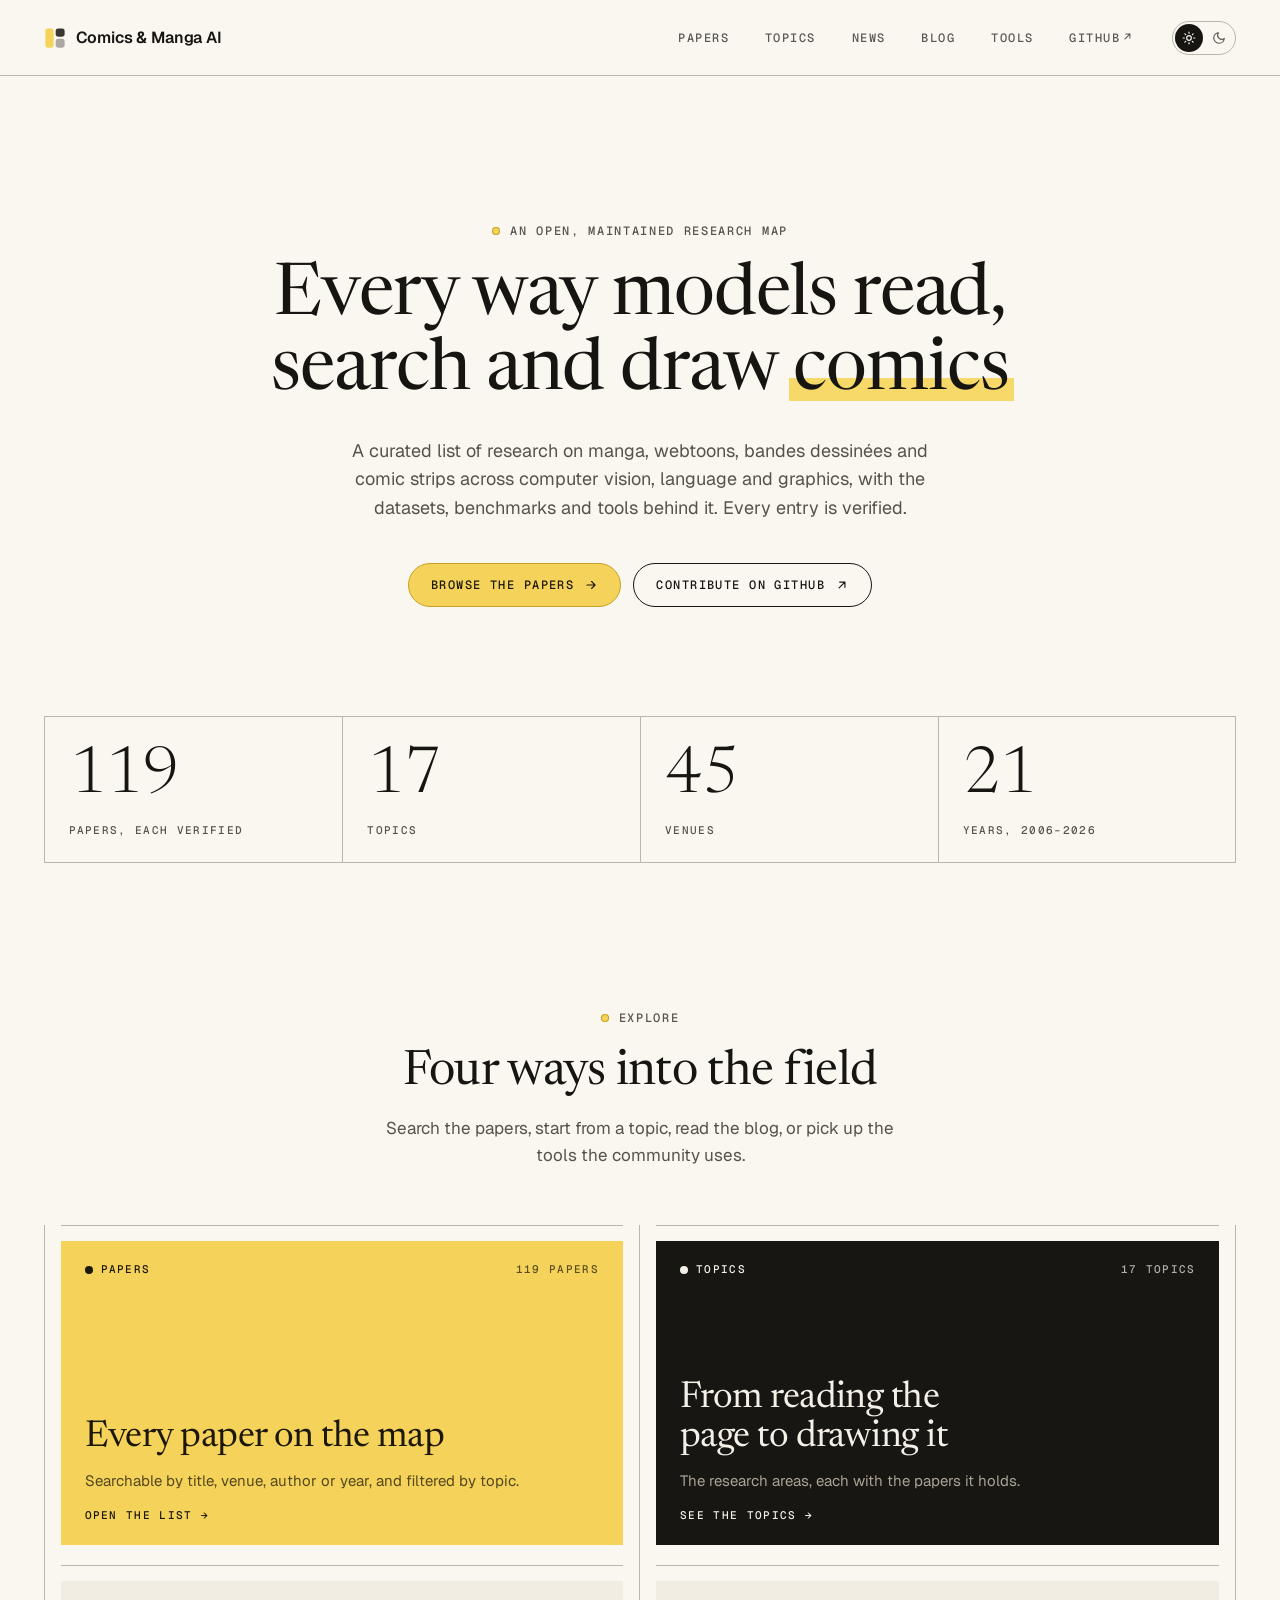
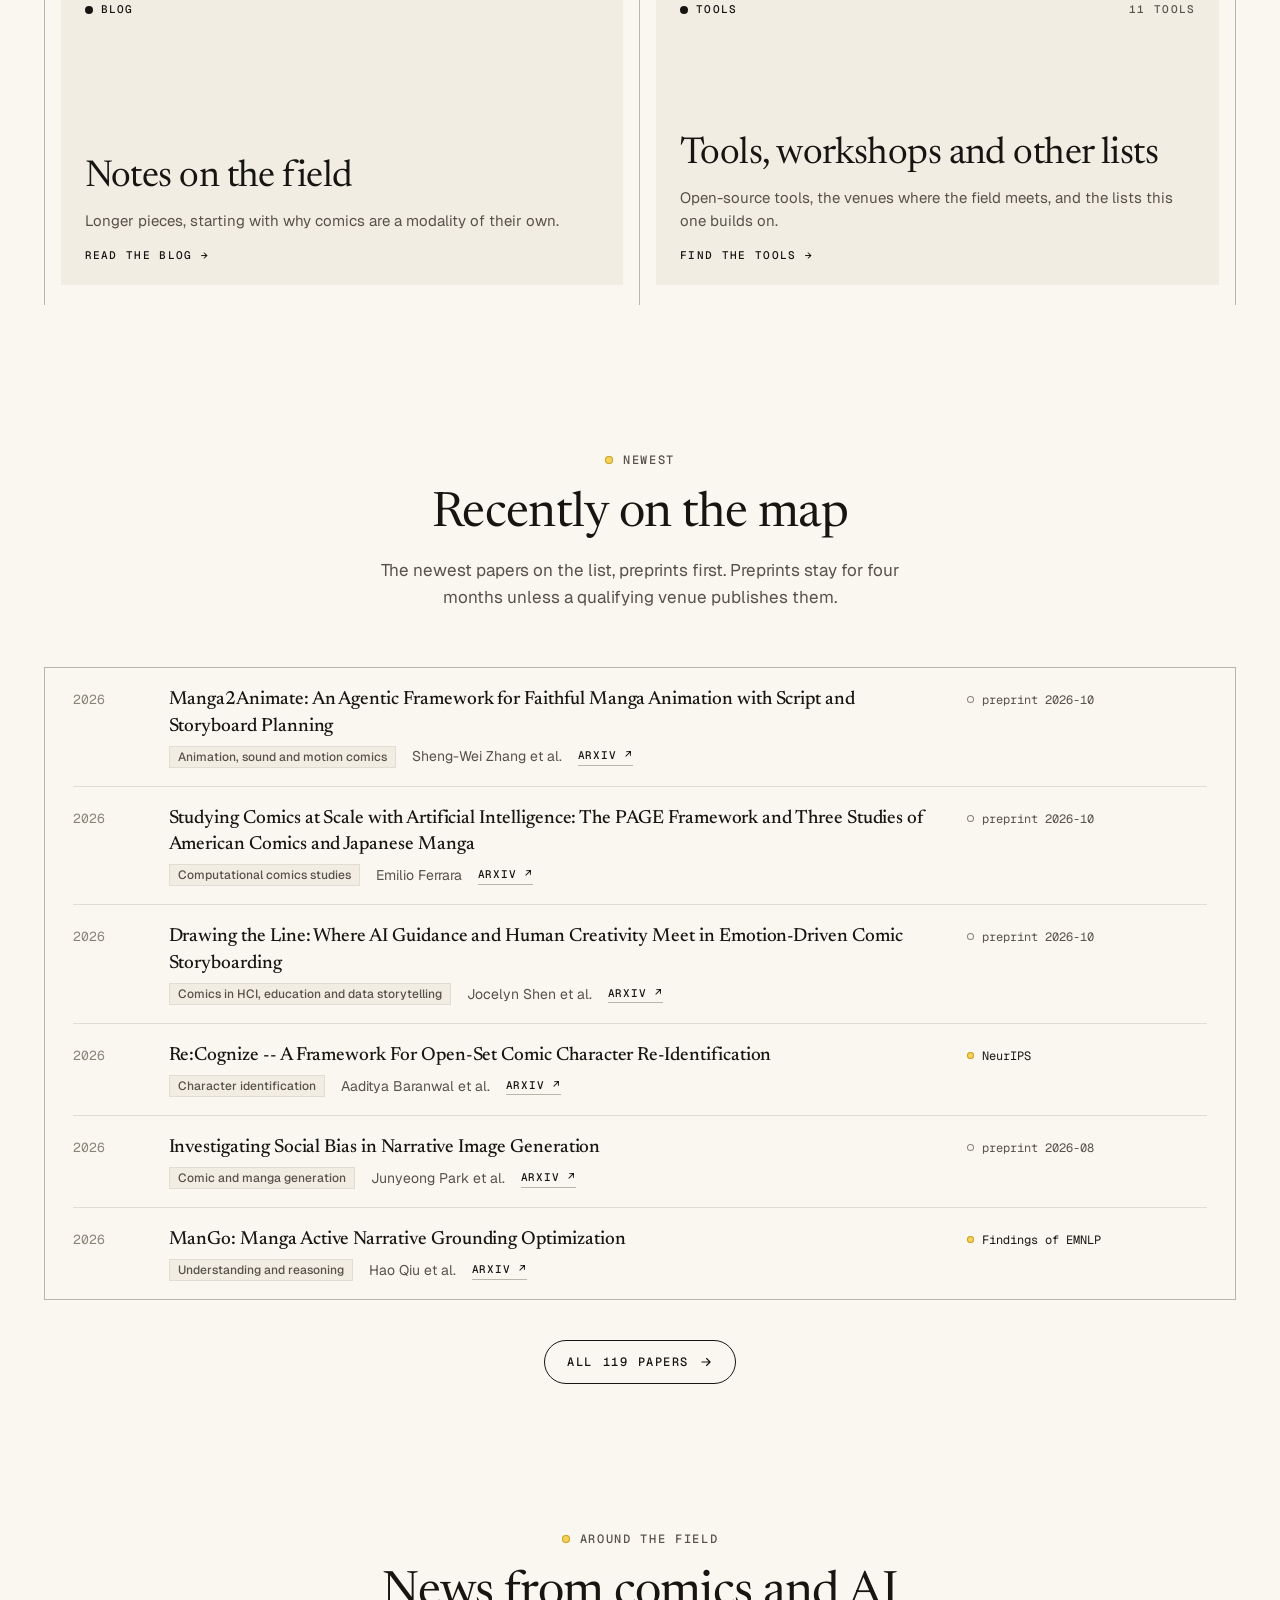
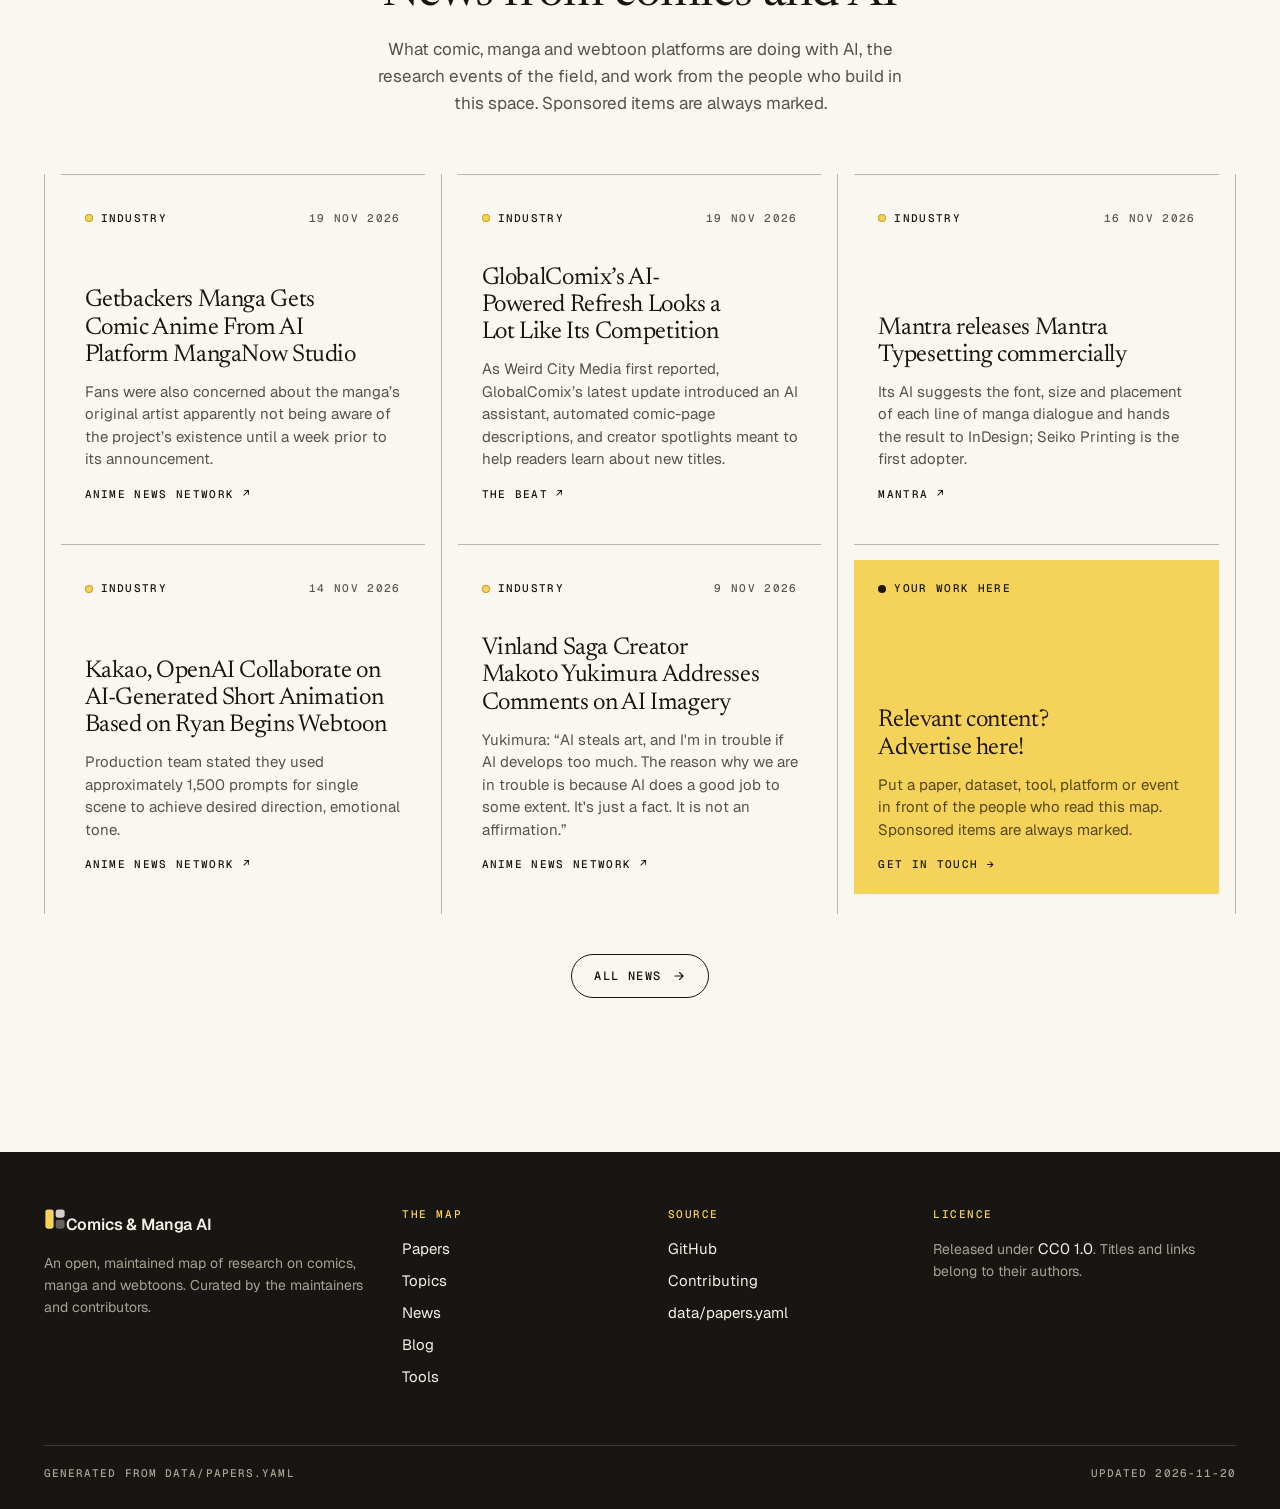
<file: docs/index.html>
<!doctype html>
<html lang="en">
<head>
<meta charset="utf-8">
<meta name="viewport" content="width=device-width, initial-scale=1, viewport-fit=cover">
<title>Awesome Comics &amp; Manga AI</title>
<link rel="icon" href="data:image/svg+xml,%3Csvg xmlns='http://www.w3.org/2000/svg' viewBox='0 0 32 32'%3E%3Crect x='2' y='2' width='12' height='28' rx='3.5' fill='%23f5d35a'/%3E%3Crect x='17' y='2' width='13' height='12' rx='3.5' fill='%23161512'/%3E%3Crect x='17' y='17' width='13' height='13' rx='3.5' fill='%239aa1ae'/%3E%3C/svg%3E">
<meta name="description" content="An open, maintained map of research on comics, manga and webtoons in computer vision, language and graphics.">
<meta property="og:type" content="website">
<meta property="og:site_name" content="Awesome Comics &amp; Manga AI">
<meta property="og:title" content="Awesome Comics &amp; Manga AI">
<meta property="og:description" content="An open, maintained map of research on comics, manga and webtoons in computer vision, language and graphics.">
<meta property="og:url" content="https://sochastic.me/awesome-comics-ai/">
<meta property="og:image" content="https://sochastic.me/awesome-comics-ai/assets/og.png">
<meta property="og:image:width" content="2400">
<meta property="og:image:height" content="1260">
<meta property="og:image:alt" content="Comics &amp; Manga AI: every way models read, search and draw comics. Papers, topics, blog and tools.">
<meta name="twitter:card" content="summary_large_image">
<meta name="twitter:title" content="Awesome Comics &amp; Manga AI">
<meta name="twitter:description" content="An open, maintained map of research on comics, manga and webtoons in computer vision, language and graphics.">
<meta name="twitter:image" content="https://sochastic.me/awesome-comics-ai/assets/og.png">
<link rel="preconnect" href="https://fonts.googleapis.com">
<link rel="preconnect" href="https://fonts.gstatic.com" crossorigin>
<link href="https://fonts.googleapis.com/css2?family=Geist:wght@300;400;500;600&family=Geist+Mono:wght@400;500&family=Newsreader:ital,opsz,wght@0,6..72,300..600;1,6..72,300..600&display=swap" rel="stylesheet">
<link rel="stylesheet" href="assets/site.css?v=bb0a9d63f1">
<script>try { var t = localStorage.getItem("theme"); if (t) document.documentElement.setAttribute("data-theme", t); } catch (e) {}</script>
<script src="assets/site.js?v=7d9ba7f054" defer></script>
</head>
<body data-page="home">
<header class="top">
  <div class="wrap bar">
    <a class="brand" href="index.html"><svg class="mark" viewBox="0 0 32 32" aria-hidden="true"><rect x="2" y="2" width="12" height="28" rx="3.5" fill="#f5d35a"/><rect x="17" y="2" width="13" height="12" rx="3.5" fill="currentColor" opacity=".85"/><rect x="17" y="17" width="13" height="13" rx="3.5" fill="currentColor" opacity=".35"/></svg>Comics &amp; Manga AI</a>
    <nav class="nav" aria-label="Main">
      <a class="tab" href="papers.html"><svg viewBox="0 0 24 24" fill="none" stroke="currentColor" stroke-width="1.7" stroke-linecap="round" stroke-linejoin="round" aria-hidden="true"><path d="M14 3H7a2 2 0 0 0-2 2v14a2 2 0 0 0 2 2h10a2 2 0 0 0 2-2V8z"/><path d="M14 3v5h5M9 13h6M9 17h4"/></svg><span>Papers</span></a>
      <a class="tab" href="topics.html"><svg viewBox="0 0 24 24" fill="none" stroke="currentColor" stroke-width="1.7" stroke-linecap="round" stroke-linejoin="round" aria-hidden="true"><rect x="3" y="3" width="7.5" height="18" rx="2"/><rect x="13.5" y="3" width="7.5" height="7.5" rx="2"/><rect x="13.5" y="13.5" width="7.5" height="7.5" rx="2"/></svg><span>Topics</span></a>
      <a class="tab" href="news.html"><svg viewBox="0 0 24 24" fill="none" stroke="currentColor" stroke-width="1.7" stroke-linecap="round" stroke-linejoin="round" aria-hidden="true"><path d="M4 5.5A1.5 1.5 0 0 1 5.5 4h11A1.5 1.5 0 0 1 18 5.5V18a2 2 0 0 0 2 2H6a2 2 0 0 1-2-2z"/><path d="M18 9h1.5A1.5 1.5 0 0 1 21 10.5V18a2 2 0 0 1-2 2"/><path d="M8 8h6M8 12h6M8 16h3"/></svg><span>News</span></a>
      <a class="tab" href="blog.html"><svg viewBox="0 0 24 24" fill="none" stroke="currentColor" stroke-width="1.7" stroke-linecap="round" stroke-linejoin="round" aria-hidden="true"><path d="M3 5.5A1.5 1.5 0 0 1 4.5 4H9a3 3 0 0 1 3 3v13a2.5 2.5 0 0 0-2.5-2.5h-5A1.5 1.5 0 0 1 3 16z"/><path d="M21 5.5A1.5 1.5 0 0 0 19.5 4H15a3 3 0 0 0-3 3v13a2.5 2.5 0 0 1 2.5-2.5h5a1.5 1.5 0 0 0 1.5-1.5z"/></svg><span>Blog</span></a>
      <a class="tab" href="tools.html"><svg viewBox="0 0 24 24" fill="none" stroke="currentColor" stroke-width="1.7" stroke-linecap="round" stroke-linejoin="round" aria-hidden="true"><path d="M14.7 6.3a4 4 0 0 0-5.4 5.4L3 18l3 3 6.3-6.3a4 4 0 0 0 5.4-5.4l-2.6 2.6-2.4-.6-.6-2.4z"/></svg><span>Tools</span></a>
      <a class="tab" data-repo="" href="https://github.com/eternal-f1ame/awesome-comics-ai"><svg viewBox="0 0 24 24" fill="none" stroke="currentColor" stroke-width="1.7" stroke-linecap="round" stroke-linejoin="round" aria-hidden="true"><path d="M9 19c-4.3 1.4-4.3-2.5-6-3m12 5v-3.5c0-1 .1-1.4-.5-2 2.8-.3 5.5-1.4 5.5-6a4.6 4.6 0 0 0-1.3-3.2 4.2 4.2 0 0 0-.1-3.2s-1.1-.3-3.5 1.3a12.3 12.3 0 0 0-6.2 0C6.5 2.8 5.4 3.1 5.4 3.1a4.2 4.2 0 0 0-.1 3.2A4.6 4.6 0 0 0 4 9.5c0 4.6 2.7 5.7 5.5 6-.6.6-.6 1.2-.5 2V21"/></svg><span>GitHub</span><span class="ext" aria-hidden="true">↗</span></a>
    </nav>
    <div class="theme" role="group" aria-label="Colour theme">
      <button type="button" data-t="light" aria-label="Light theme" aria-pressed="false"><svg viewBox="0 0 24 24" fill="none" stroke="currentColor" stroke-width="2" stroke-linecap="round"><circle cx="12" cy="12" r="4"/><path d="M12 2v2M12 20v2M4.9 4.9l1.4 1.4M17.7 17.7l1.4 1.4M2 12h2M20 12h2M4.9 19.1l1.4-1.4M17.7 6.3l1.4-1.4"/></svg></button>
      <button type="button" data-t="dark" aria-label="Dark theme" aria-pressed="false"><svg viewBox="0 0 24 24" fill="none" stroke="currentColor" stroke-width="2" stroke-linecap="round" stroke-linejoin="round"><path d="M21 12.8A9 9 0 1 1 11.2 3a7 7 0 0 0 9.8 9.8z"/></svg></button>
    </div>
  </div>
</header>

<main class="wrap" id="top">
  <header class="hero">
    <p class="eyebrow">An open, maintained research map</p>
    <h1>Every way models read, search and draw <span class="hl">comics</span></h1>
    <p class="lead">A curated list of research on manga, webtoons, bandes dessinées and comic strips across computer vision, language and graphics, with the datasets, benchmarks and tools behind it. Every entry is verified.</p>
    <div class="cta">
      <a class="btn primary" href="papers.html">Browse the papers <svg viewBox="0 0 24 24" fill="none" stroke="currentColor" stroke-width="2" stroke-linecap="round" stroke-linejoin="round" aria-hidden="true"><path d="M5 12h14M13 6l6 6-6 6"/></svg></a>
      <a class="btn" data-repo="" href="https://github.com/eternal-f1ame/awesome-comics-ai">Contribute on GitHub <svg viewBox="0 0 24 24" fill="none" stroke="currentColor" stroke-width="2" stroke-linecap="round" stroke-linejoin="round" aria-hidden="true"><path d="M7 17 17 7M8 7h9v9"/></svg></a>
    </div>
  </header>

  <div class="stats frame reveal" id="stats"></div>

  <section>
    <div class="sechead reveal"><p class="eyebrow">Explore</p><h2>Four ways into the field</h2><p>Search the papers, start from a topic, read the blog, or pick up the tools the community uses.</p></div>
    <div class="tiles">
      <div class="cell reveal"><a class="tile sun" href="papers.html"><span class="k"><span>Papers</span><em data-count="papers">Papers</em></span><h3>Every paper on the map</h3><p>Searchable by title, venue, author or year, and filtered by topic.</p><span class="go">Open the list →</span></a></div>
      <div class="cell reveal"><a class="tile ink" href="topics.html"><span class="k"><span>Topics</span><em data-count="topics">Topics</em></span><h3>From reading the page to drawing it</h3><p>The research areas, each with the papers it holds.</p><span class="go">See the topics →</span></a></div>
      <div class="cell reveal"><a class="tile" href="blog.html"><span class="k"><span>Blog</span></span><h3>Notes on the field</h3><p>Longer pieces, starting with why comics are a modality of their own.</p><span class="go">Read the blog →</span></a></div>
      <div class="cell reveal"><a class="tile" href="tools.html"><span class="k"><span>Tools</span><em data-count="tools">Tools</em></span><h3>Tools, workshops and other lists</h3><p>Open-source tools, the venues where the field meets, and the lists this one builds on.</p><span class="go">Find the tools →</span></a></div>
    </div>
  </section>

  <section>
    <div class="sechead reveal"><p class="eyebrow">Newest</p><h2>Recently on the map</h2><p>The newest papers on the list, preprints first. Preprints stay for four months unless a qualifying venue publishes them.</p></div>
    <div class="list frame reveal" id="newest"></div>
    <div class="more"><a class="btn" href="papers.html">All <span data-count="papers-n"></span> papers <svg viewBox="0 0 24 24" fill="none" stroke="currentColor" stroke-width="2" stroke-linecap="round" stroke-linejoin="round" aria-hidden="true"><path d="M5 12h14M13 6l6 6-6 6"/></svg></a></div>
  </section>

  <section>
    <div class="sechead reveal"><p class="eyebrow">Around the field</p><h2>News from comics and AI</h2><p>What comic, manga and webtoon platforms are doing with AI, the research events of the field, and work from the people who build in this space. Sponsored items are always marked.</p></div>
    <div class="tiles three" id="news"></div>
    <div class="more"><a class="btn" href="news.html">All news <svg viewBox="0 0 24 24" fill="none" stroke="currentColor" stroke-width="2" stroke-linecap="round" stroke-linejoin="round" aria-hidden="true"><path d="M5 12h14M13 6l6 6-6 6"/></svg></a></div>
  </section>
</main>

<footer class="foot">
  <div class="wrap">
    <div class="cols">
      <div><a class="brand" href="index.html"><svg class="mark" viewBox="0 0 32 32" aria-hidden="true"><rect x="2" y="2" width="12" height="28" rx="3.5" fill="#f5d35a"/><rect x="17" y="2" width="13" height="12" rx="3.5" fill="currentColor" opacity=".85"/><rect x="17" y="17" width="13" height="13" rx="3.5" fill="currentColor" opacity=".35"/></svg>Comics &amp; Manga AI</a><p>An open, maintained map of research on comics, manga and webtoons. Curated by the maintainers and contributors.</p></div>
      <div><p class="fl">The map</p><a href="papers.html">Papers</a><a href="topics.html">Topics</a><a href="news.html">News</a><a href="blog.html">Blog</a><a href="tools.html">Tools</a></div>
      <div><p class="fl">Source</p><a data-repo="" href="https://github.com/eternal-f1ame/awesome-comics-ai">GitHub</a><a data-repo="/blob/main/CONTRIBUTING.md" href="https://github.com/eternal-f1ame/awesome-comics-ai/blob/main/CONTRIBUTING.md">Contributing</a><a data-repo="/blob/main/data/papers.yaml" href="https://github.com/eternal-f1ame/awesome-comics-ai/blob/main/data/papers.yaml">data/papers.yaml</a></div>
      <div><p class="fl">Licence</p><p>Released under <a href="https://creativecommons.org/publicdomain/zero/1.0/" style="display:inline;margin:0">CC0 1.0</a>. Titles and links belong to their authors.</p></div>
    </div>
    <div class="base"><span>Generated from data/papers.yaml</span><span id="updated-foot"></span></div>
  </div>
</footer>
</body>
</html>
</file>
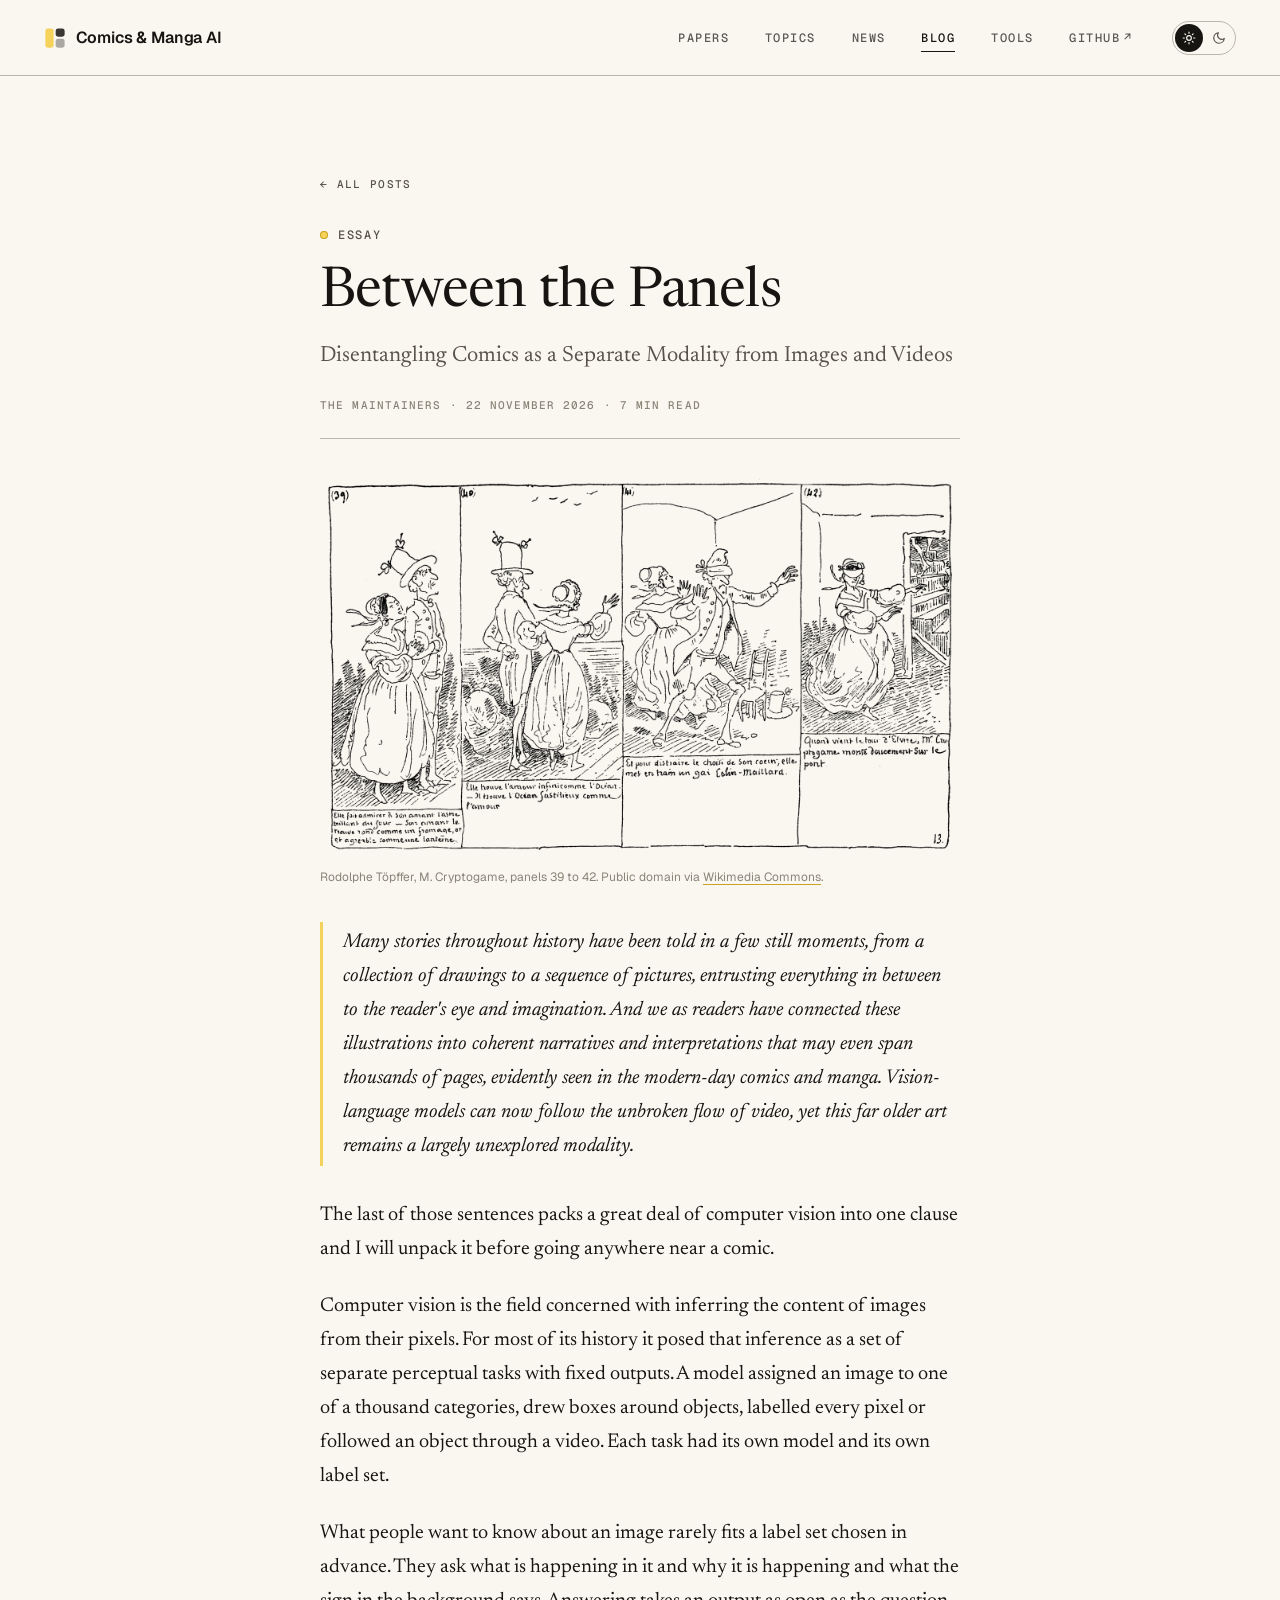
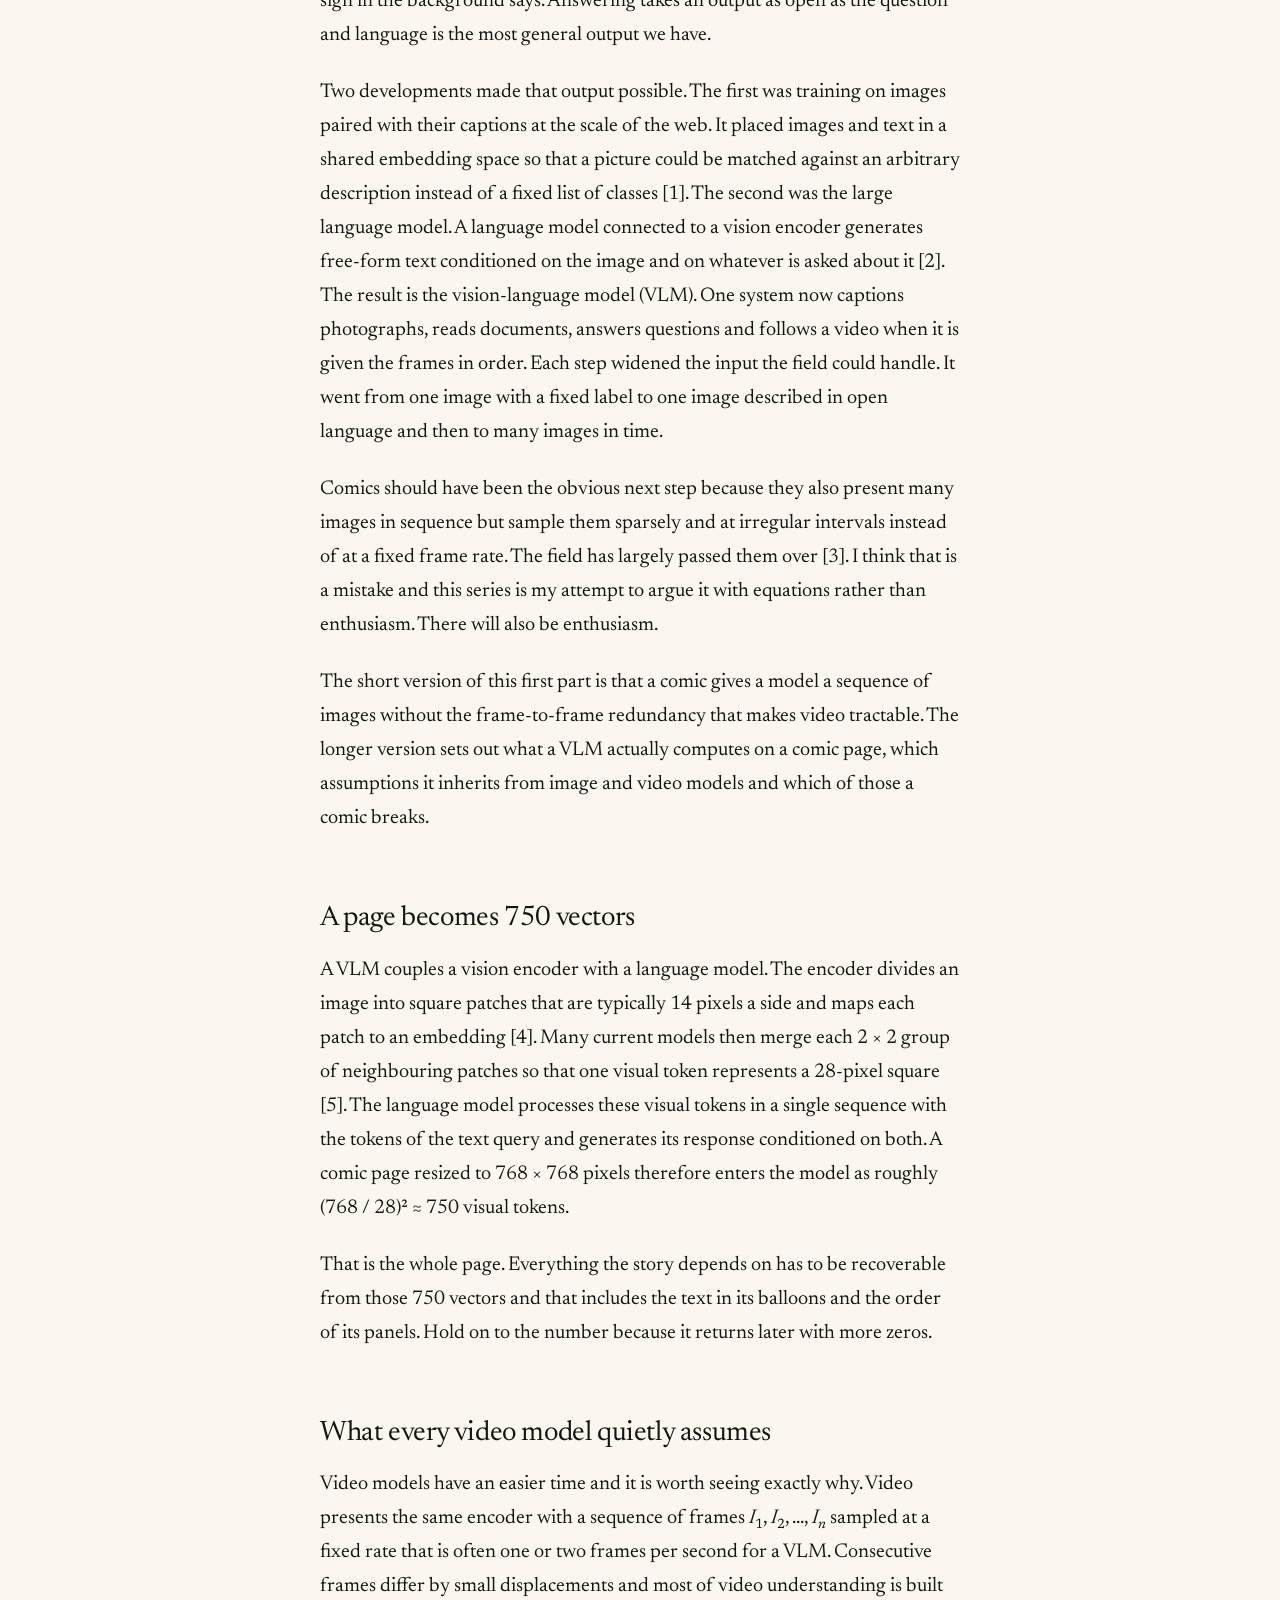
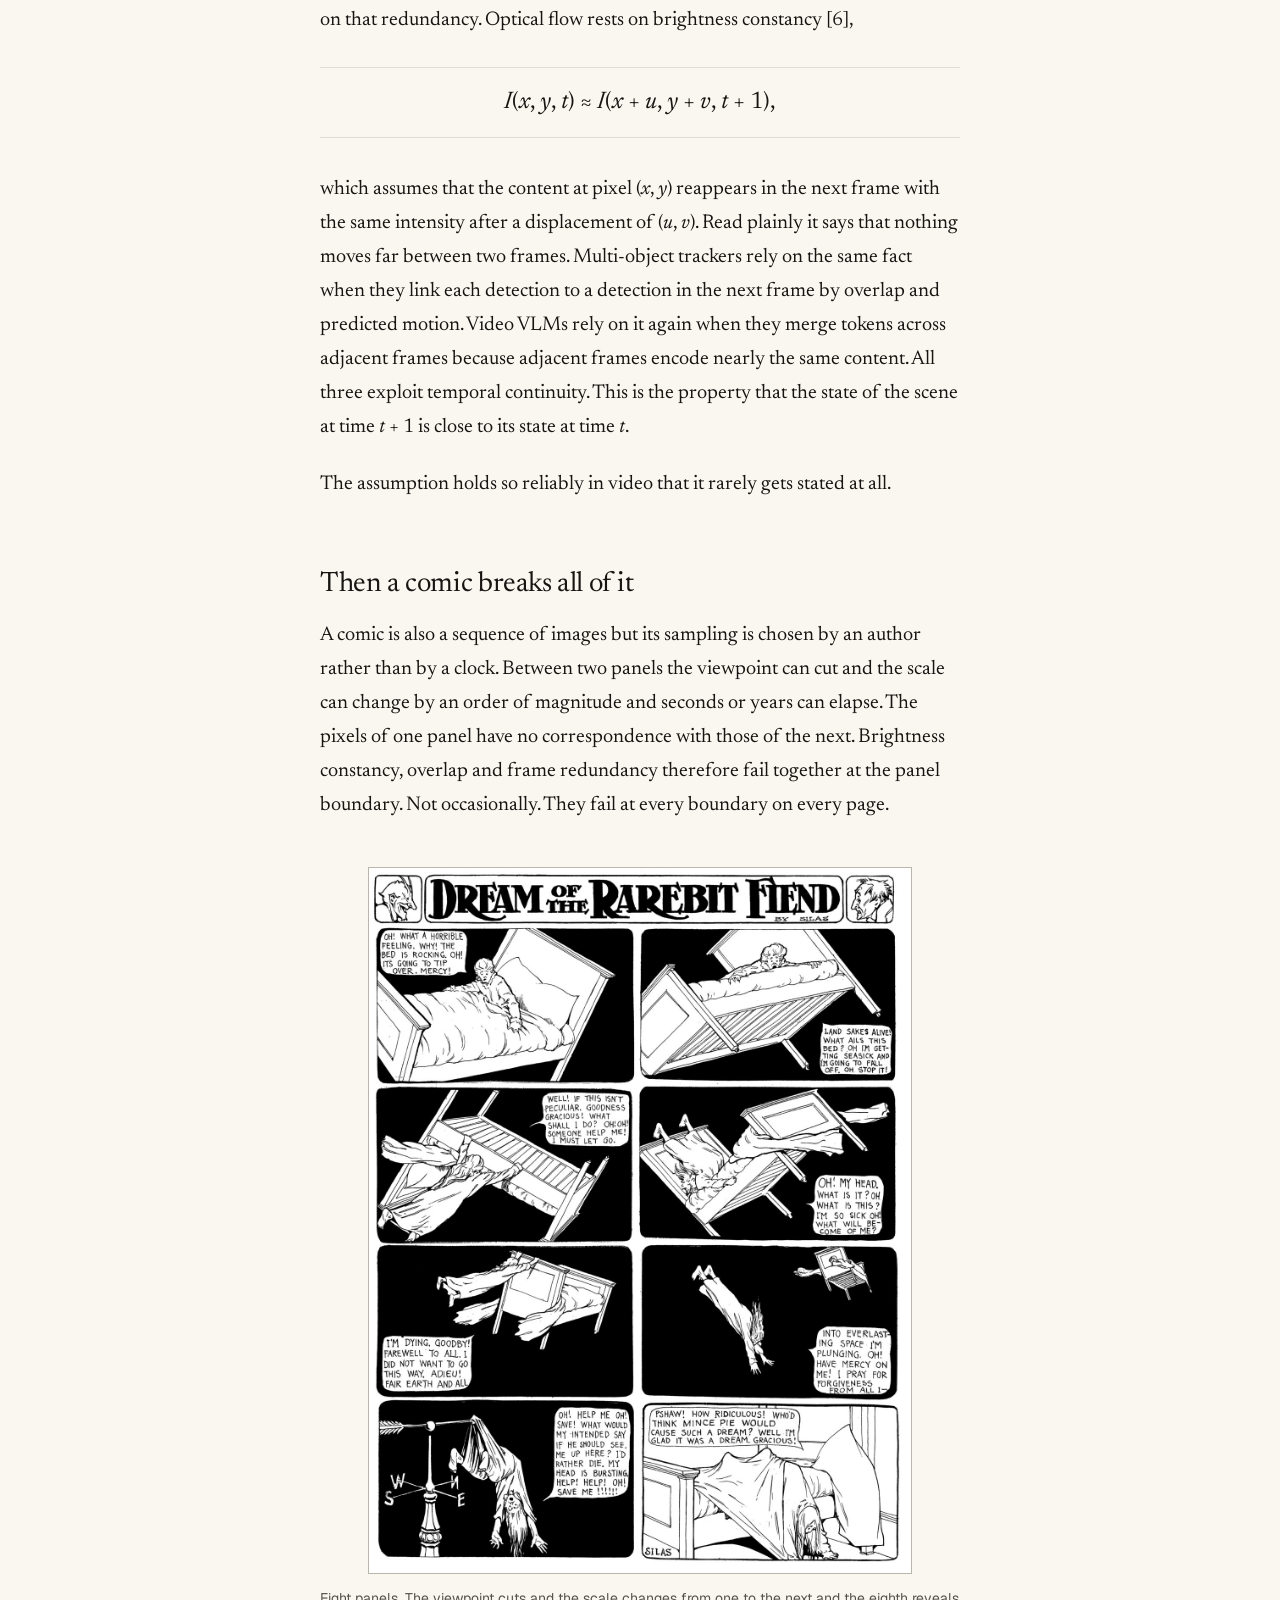
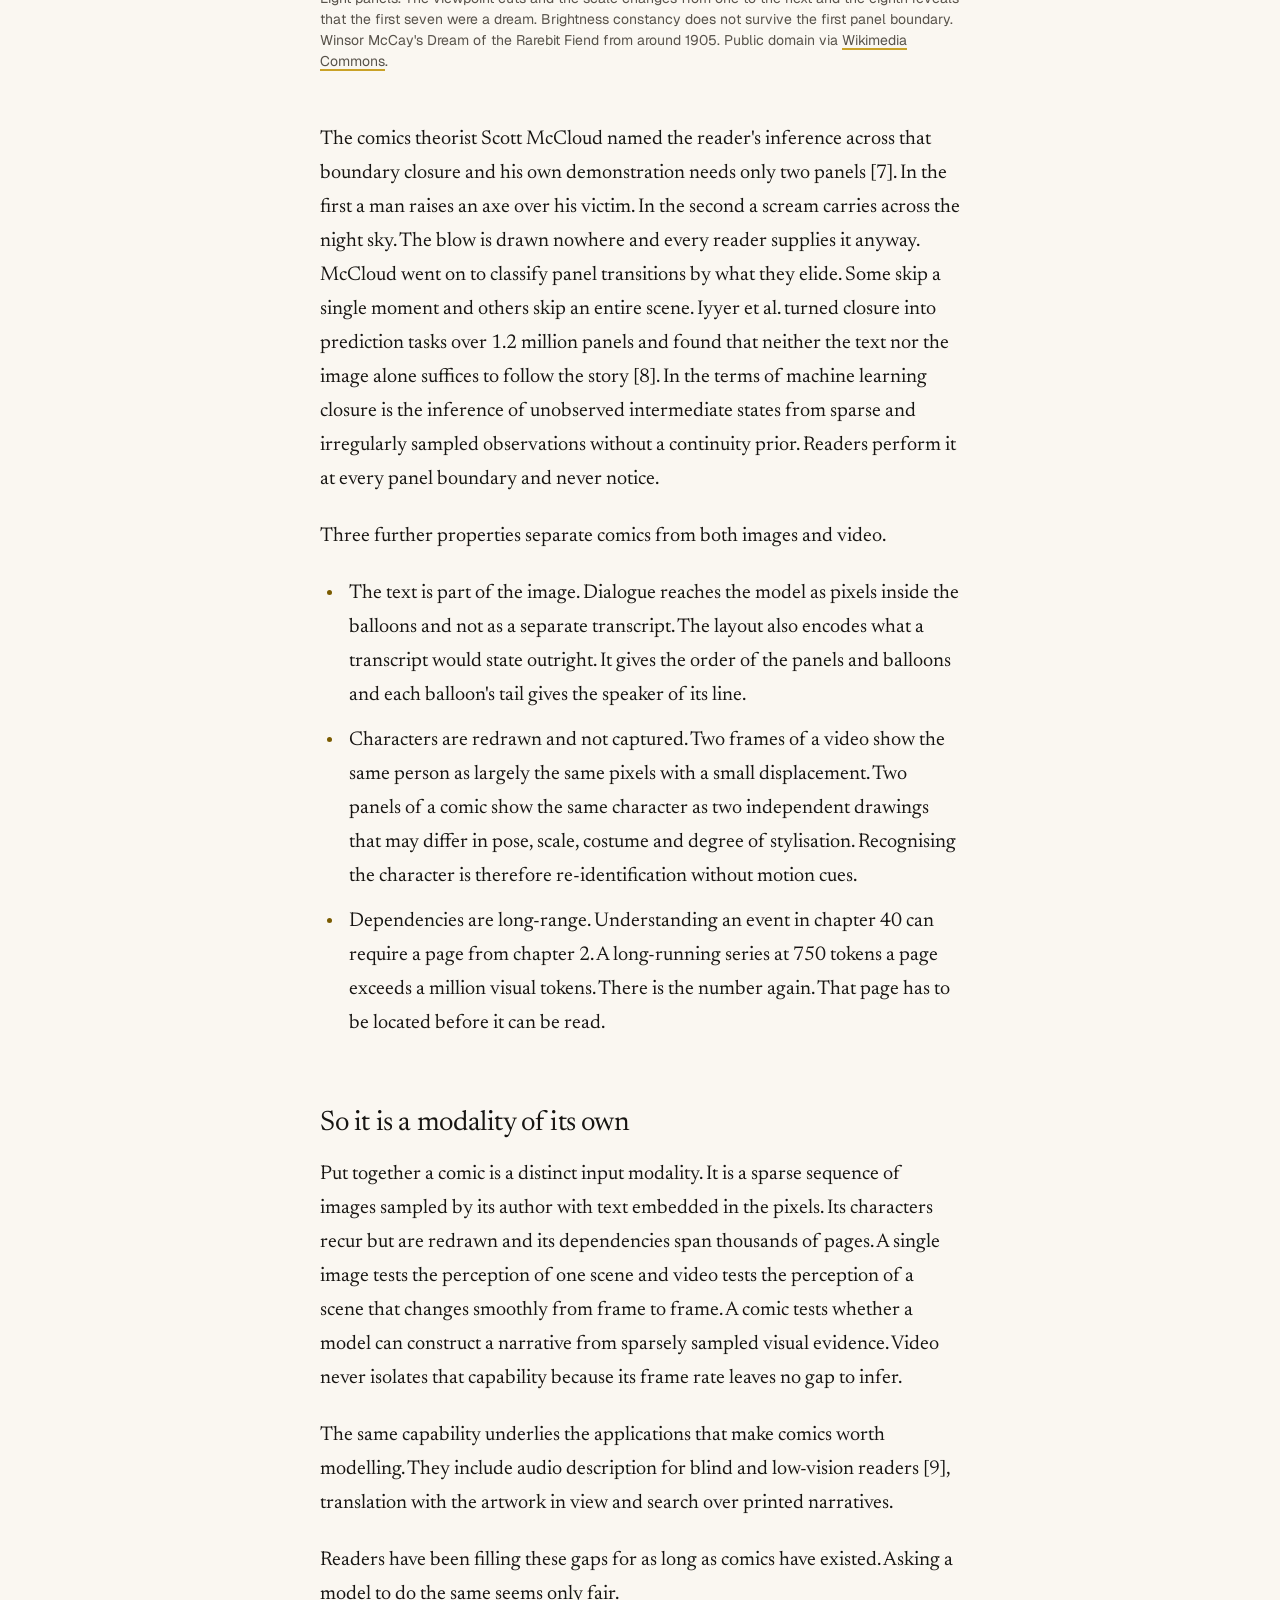
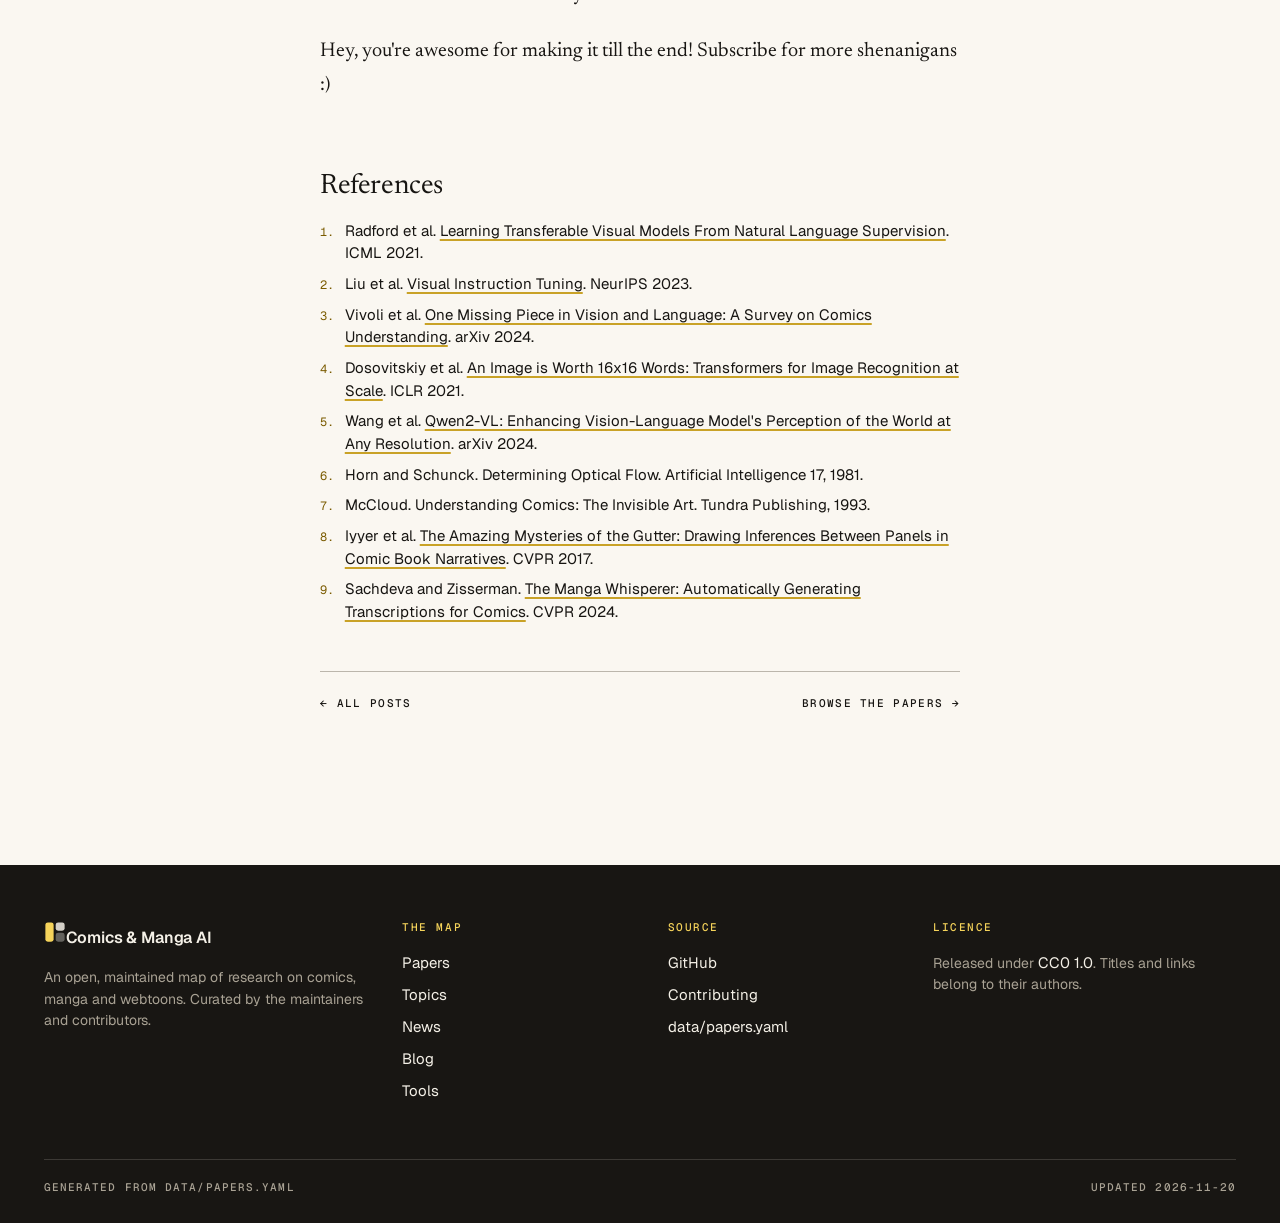
<file: docs/blog-between-the-panels.html>
<!doctype html>
<html lang="en">
<head>
<meta charset="utf-8">
<meta name="viewport" content="width=device-width, initial-scale=1, viewport-fit=cover">
<title>Between the Panels · Awesome Comics &amp; Manga AI</title>
<link rel="icon" href="data:image/svg+xml,%3Csvg xmlns='http://www.w3.org/2000/svg' viewBox='0 0 32 32'%3E%3Crect x='2' y='2' width='12' height='28' rx='3.5' fill='%23f5d35a'/%3E%3Crect x='17' y='2' width='13' height='12' rx='3.5' fill='%23161512'/%3E%3Crect x='17' y='17' width='13' height='13' rx='3.5' fill='%239aa1ae'/%3E%3C/svg%3E">
<meta name="description" content="What a vision-language model computes on a comic page, and which assumptions of image and video models a comic breaks.">
<meta property="og:type" content="article">
<meta property="og:site_name" content="Awesome Comics &amp; Manga AI">
<meta property="og:title" content="Between the Panels">
<meta property="og:description" content="What a vision-language model computes on a comic page, and which assumptions of image and video models a comic breaks.">
<meta property="og:url" content="https://sochastic.me/awesome-comics-ai/blog-between-the-panels.html">
<meta property="og:image" content="https://sochastic.me/awesome-comics-ai/assets/blog-cover-og.jpg">
<meta property="og:image:width" content="1920">
<meta property="og:image:height" content="1080">
<meta property="og:image:alt" content="Four hand-drawn panels from Rodolphe Töpffer&#x27;s M. Cryptogame: a couple look at the sea, then play blind man&#x27;s buff, and the blindfolded woman is left alone.">
<meta name="twitter:card" content="summary_large_image">
<meta name="twitter:title" content="Between the Panels">
<meta name="twitter:description" content="What a vision-language model computes on a comic page, and which assumptions of image and video models a comic breaks.">
<meta name="twitter:image" content="https://sochastic.me/awesome-comics-ai/assets/blog-cover-og.jpg">
<link rel="preconnect" href="https://fonts.googleapis.com">
<link rel="preconnect" href="https://fonts.gstatic.com" crossorigin>
<link href="https://fonts.googleapis.com/css2?family=Geist:wght@300;400;500;600&family=Geist+Mono:wght@400;500&family=Newsreader:ital,opsz,wght@0,6..72,300..600;1,6..72,300..600&display=swap" rel="stylesheet">
<link rel="stylesheet" href="assets/site.css?v=bb0a9d63f1">
<script>try { var t = localStorage.getItem("theme"); if (t) document.documentElement.setAttribute("data-theme", t); } catch (e) {}</script>
<script src="assets/site.js?v=7d9ba7f054" defer></script>
</head>
<body data-page="post">
<header class="top">
  <div class="wrap bar">
    <a class="brand" href="index.html"><svg class="mark" viewBox="0 0 32 32" aria-hidden="true"><rect x="2" y="2" width="12" height="28" rx="3.5" fill="#f5d35a"/><rect x="17" y="2" width="13" height="12" rx="3.5" fill="currentColor" opacity=".85"/><rect x="17" y="17" width="13" height="13" rx="3.5" fill="currentColor" opacity=".35"/></svg>Comics &amp; Manga AI</a>
    <nav class="nav" aria-label="Main">
      <a class="tab" href="papers.html"><svg viewBox="0 0 24 24" fill="none" stroke="currentColor" stroke-width="1.7" stroke-linecap="round" stroke-linejoin="round" aria-hidden="true"><path d="M14 3H7a2 2 0 0 0-2 2v14a2 2 0 0 0 2 2h10a2 2 0 0 0 2-2V8z"/><path d="M14 3v5h5M9 13h6M9 17h4"/></svg><span>Papers</span></a>
      <a class="tab" href="topics.html"><svg viewBox="0 0 24 24" fill="none" stroke="currentColor" stroke-width="1.7" stroke-linecap="round" stroke-linejoin="round" aria-hidden="true"><rect x="3" y="3" width="7.5" height="18" rx="2"/><rect x="13.5" y="3" width="7.5" height="7.5" rx="2"/><rect x="13.5" y="13.5" width="7.5" height="7.5" rx="2"/></svg><span>Topics</span></a>
      <a class="tab" href="news.html"><svg viewBox="0 0 24 24" fill="none" stroke="currentColor" stroke-width="1.7" stroke-linecap="round" stroke-linejoin="round" aria-hidden="true"><path d="M4 5.5A1.5 1.5 0 0 1 5.5 4h11A1.5 1.5 0 0 1 18 5.5V18a2 2 0 0 0 2 2H6a2 2 0 0 1-2-2z"/><path d="M18 9h1.5A1.5 1.5 0 0 1 21 10.5V18a2 2 0 0 1-2 2"/><path d="M8 8h6M8 12h6M8 16h3"/></svg><span>News</span></a>
      <a class="tab on" aria-current="page" href="blog.html"><svg viewBox="0 0 24 24" fill="none" stroke="currentColor" stroke-width="1.7" stroke-linecap="round" stroke-linejoin="round" aria-hidden="true"><path d="M3 5.5A1.5 1.5 0 0 1 4.5 4H9a3 3 0 0 1 3 3v13a2.5 2.5 0 0 0-2.5-2.5h-5A1.5 1.5 0 0 1 3 16z"/><path d="M21 5.5A1.5 1.5 0 0 0 19.5 4H15a3 3 0 0 0-3 3v13a2.5 2.5 0 0 1 2.5-2.5h5a1.5 1.5 0 0 0 1.5-1.5z"/></svg><span>Blog</span></a>
      <a class="tab" href="tools.html"><svg viewBox="0 0 24 24" fill="none" stroke="currentColor" stroke-width="1.7" stroke-linecap="round" stroke-linejoin="round" aria-hidden="true"><path d="M14.7 6.3a4 4 0 0 0-5.4 5.4L3 18l3 3 6.3-6.3a4 4 0 0 0 5.4-5.4l-2.6 2.6-2.4-.6-.6-2.4z"/></svg><span>Tools</span></a>
      <a class="tab" data-repo="" href="https://github.com/eternal-f1ame/awesome-comics-ai"><svg viewBox="0 0 24 24" fill="none" stroke="currentColor" stroke-width="1.7" stroke-linecap="round" stroke-linejoin="round" aria-hidden="true"><path d="M9 19c-4.3 1.4-4.3-2.5-6-3m12 5v-3.5c0-1 .1-1.4-.5-2 2.8-.3 5.5-1.4 5.5-6a4.6 4.6 0 0 0-1.3-3.2 4.2 4.2 0 0 0-.1-3.2s-1.1-.3-3.5 1.3a12.3 12.3 0 0 0-6.2 0C6.5 2.8 5.4 3.1 5.4 3.1a4.2 4.2 0 0 0-.1 3.2A4.6 4.6 0 0 0 4 9.5c0 4.6 2.7 5.7 5.5 6-.6.6-.6 1.2-.5 2V21"/></svg><span>GitHub</span><span class="ext" aria-hidden="true">↗</span></a>
    </nav>
    <div class="theme" role="group" aria-label="Colour theme">
      <button type="button" data-t="light" aria-label="Light theme" aria-pressed="false"><svg viewBox="0 0 24 24" fill="none" stroke="currentColor" stroke-width="2" stroke-linecap="round"><circle cx="12" cy="12" r="4"/><path d="M12 2v2M12 20v2M4.9 4.9l1.4 1.4M17.7 17.7l1.4 1.4M2 12h2M20 12h2M4.9 19.1l1.4-1.4M17.7 6.3l1.4-1.4"/></svg></button>
      <button type="button" data-t="dark" aria-label="Dark theme" aria-pressed="false"><svg viewBox="0 0 24 24" fill="none" stroke="currentColor" stroke-width="2" stroke-linecap="round" stroke-linejoin="round"><path d="M21 12.8A9 9 0 1 1 11.2 3a7 7 0 0 0 9.8 9.8z"/></svg></button>
    </div>
  </div>
</header>

<main class="wrap" id="top">

  <article class="post">
    <a class="back" href="blog.html">← All posts</a>
    <p class="eyebrow">Essay</p>
    <h1>Between the Panels</h1>
    <p class="dek">Disentangling Comics as a Separate Modality from Images and Videos</p>
    <p class="byline">The maintainers · <time datetime="2026-11-22">22 November 2026</time> · <span id="readtime">7 min read</span></p>
    <figure class="cover"><img src="assets/blog-cover.png" alt="Four hand-drawn panels from Rodolphe Töpffer&#x27;s M. Cryptogame: a couple look at the sea, then play blind man&#x27;s buff, and the blindfolded woman is left alone." width="1606" height="972" decoding="async"><figcaption>Rodolphe Töpffer, M. Cryptogame, panels 39 to 42. Public domain via <a href="https://commons.wikimedia.org/wiki/File:Toepffer_Cryptogame_13.png" target="_blank" rel="noopener">Wikimedia Commons</a>.</figcaption></figure>
    <div class="prose">
      <blockquote><p>Many stories throughout history have been told in a few still moments, from a collection of drawings to a sequence of pictures, entrusting everything in between to the reader's eye and imagination. And we as readers have connected these illustrations into coherent narratives and interpretations that may even span thousands of pages, evidently seen in the modern-day comics and manga. Vision-language models can now follow the unbroken flow of video, yet this far older art remains a largely unexplored modality.</p></blockquote>
      <p>The last of those sentences packs a great deal of computer vision into one clause and I will unpack it before going anywhere near a comic.</p>
      <p>Computer vision is the field concerned with inferring the content of images from their pixels. For most of its history it posed that inference as a set of separate perceptual tasks with fixed outputs. A model assigned an image to one of a thousand categories, drew boxes around objects, labelled every pixel or followed an object through a video. Each task had its own model and its own label set.</p>
      <p>What people want to know about an image rarely fits a label set chosen in advance. They ask what is happening in it and why it is happening and what the sign in the background says. Answering takes an output as open as the question and language is the most general output we have.</p>
      <p>Two developments made that output possible. The first was training on images paired with their captions at the scale of the web. It placed images and text in a shared embedding space so that a picture could be matched against an arbitrary description instead of a fixed list of classes [1]. The second was the large language model. A language model connected to a vision encoder generates free-form text conditioned on the image and on whatever is asked about it [2]. The result is the vision-language model (VLM). One system now captions photographs, reads documents, answers questions and follows a video when it is given the frames in order. Each step widened the input the field could handle. It went from one image with a fixed label to one image described in open language and then to many images in time.</p>
      <p>Comics should have been the obvious next step because they also present many images in sequence but sample them sparsely and at irregular intervals instead of at a fixed frame rate. The field has largely passed them over [3]. I think that is a mistake and this series is my attempt to argue it with equations rather than enthusiasm. There will also be enthusiasm.</p>
      <p>The short version of this first part is that a comic gives a model a sequence of images without the frame-to-frame redundancy that makes video tractable. The longer version sets out what a VLM actually computes on a comic page, which assumptions it inherits from image and video models and which of those a comic breaks.</p>
      <h2>A page becomes 750 vectors</h2>
      <p>A VLM couples a vision encoder with a language model. The encoder divides an image into square patches that are typically 14 pixels a side and maps each patch to an embedding [4]. Many current models then merge each 2 × 2 group of neighbouring patches so that one visual token represents a 28-pixel square [5]. The language model processes these visual tokens in a single sequence with the tokens of the text query and generates its response conditioned on both. A comic page resized to 768 × 768 pixels therefore enters the model as roughly (768 / 28)² ≈ 750 visual tokens.</p>
      <p>That is the whole page. Everything the story depends on has to be recoverable from those 750 vectors and that includes the text in its balloons and the order of its panels. Hold on to the number because it returns later with more zeros.</p>
      <h2>What every video model quietly assumes</h2>
      <p>Video models have an easier time and it is worth seeing exactly why. Video presents the same encoder with a sequence of frames <i>I</i><sub>1</sub>, <i>I</i><sub>2</sub>, …, <i>I</i><sub><i>n</i></sub> sampled at a fixed rate that is often one or two frames per second for a VLM. Consecutive frames differ by small displacements and most of video understanding is built on that redundancy. Optical flow rests on brightness constancy [6],</p>
      <div class="eq" role="math" aria-label="I(x, y, t) ≈ I(x + u, y + v, t + 1),"><i>I</i>(<i>x</i>, <i>y</i>, <i>t</i>) ≈ <i>I</i>(<i>x</i> + <i>u</i>, <i>y</i> + <i>v</i>, <i>t</i> + 1),</div>
      <p>which assumes that the content at pixel (<i>x</i>, <i>y</i>) reappears in the next frame with the same intensity after a displacement of (<i>u</i>, <i>v</i>). Read plainly it says that nothing moves far between two frames. Multi-object trackers rely on the same fact when they link each detection to a detection in the next frame by overlap and predicted motion. Video VLMs rely on it again when they merge tokens across adjacent frames because adjacent frames encode nearly the same content. All three exploit temporal continuity. This is the property that the state of the scene at time <i>t</i> + 1 is close to its state at time <i>t</i>.</p>
      <p>The assumption holds so reliably in video that it rarely gets stated at all.</p>
      <h2>Then a comic breaks all of it</h2>
      <p>A comic is also a sequence of images but its sampling is chosen by an author rather than by a clock. Between two panels the viewpoint can cut and the scale can change by an order of magnitude and seconds or years can elapse. The pixels of one panel have no correspondence with those of the next. Brightness constancy, overlap and frame redundancy therefore fail together at the panel boundary. Not occasionally. They fail at every boundary on every page.</p>
      <figure class="fig shot"><img src="assets/post-between-the-panels.jpg" alt="Eight panels of a newspaper comic strip in which a bed rocks, lifts off and flies over a town" width="1280" height="1664" loading="lazy" decoding="async"><figcaption>Eight panels. The viewpoint cuts and the scale changes from one to the next and the eighth reveals that the first seven were a dream. Brightness constancy does not survive the first panel boundary. Winsor McCay's Dream of the Rarebit Fiend from around 1905. Public domain via <a href="https://commons.wikimedia.org/wiki/File:Winsor_McCay_-_Dream_of_the_Rarebit_Fiend_-_Flying_Bed.png" target="_blank" rel="noopener">Wikimedia Commons</a>.</figcaption></figure>
      <p>The comics theorist Scott McCloud named the reader's inference across that boundary closure and his own demonstration needs only two panels [7]. In the first a man raises an axe over his victim. In the second a scream carries across the night sky. The blow is drawn nowhere and every reader supplies it anyway. McCloud went on to classify panel transitions by what they elide. Some skip a single moment and others skip an entire scene. Iyyer et al. turned closure into prediction tasks over 1.2 million panels and found that neither the text nor the image alone suffices to follow the story [8]. In the terms of machine learning closure is the inference of unobserved intermediate states from sparse and irregularly sampled observations without a continuity prior. Readers perform it at every panel boundary and never notice.</p>
      <p>Three further properties separate comics from both images and video.</p>
      <ul>
        <li>The text is part of the image. Dialogue reaches the model as pixels inside the balloons and not as a separate transcript. The layout also encodes what a transcript would state outright. It gives the order of the panels and balloons and each balloon's tail gives the speaker of its line.</li>
        <li>Characters are redrawn and not captured. Two frames of a video show the same person as largely the same pixels with a small displacement. Two panels of a comic show the same character as two independent drawings that may differ in pose, scale, costume and degree of stylisation. Recognising the character is therefore re-identification without motion cues.</li>
        <li>Dependencies are long-range. Understanding an event in chapter 40 can require a page from chapter 2. A long-running series at 750 tokens a page exceeds a million visual tokens. There is the number again. That page has to be located before it can be read.</li>
      </ul>
      <h2>So it is a modality of its own</h2>
      <p>Put together a comic is a distinct input modality. It is a sparse sequence of images sampled by its author with text embedded in the pixels. Its characters recur but are redrawn and its dependencies span thousands of pages. A single image tests the perception of one scene and video tests the perception of a scene that changes smoothly from frame to frame. A comic tests whether a model can construct a narrative from sparsely sampled visual evidence. Video never isolates that capability because its frame rate leaves no gap to infer.</p>
      <p>The same capability underlies the applications that make comics worth modelling. They include audio description for blind and low-vision readers [9], translation with the artwork in view and search over printed narratives.</p>
      <p>Readers have been filling these gaps for as long as comics have existed. Asking a model to do the same seems only fair.</p>
      <p>Hey, you're awesome for making it till the end! Subscribe for more shenanigans :)</p>
      <h2>References</h2>
      <ol class="refs">
        <li>Radford et al. <a href="https://arxiv.org/abs/2103.00020" target="_blank" rel="noopener">Learning Transferable Visual Models From Natural Language Supervision</a>. ICML 2021.</li>
        <li>Liu et al. <a href="https://arxiv.org/abs/2304.08485" target="_blank" rel="noopener">Visual Instruction Tuning</a>. NeurIPS 2023.</li>
        <li>Vivoli et al. <a href="https://arxiv.org/abs/2409.09502" target="_blank" rel="noopener">One Missing Piece in Vision and Language: A Survey on Comics Understanding</a>. arXiv 2024.</li>
        <li>Dosovitskiy et al. <a href="https://arxiv.org/abs/2010.11929" target="_blank" rel="noopener">An Image is Worth 16x16 Words: Transformers for Image Recognition at Scale</a>. ICLR 2021.</li>
        <li>Wang et al. <a href="https://arxiv.org/abs/2409.12191" target="_blank" rel="noopener">Qwen2-VL: Enhancing Vision-Language Model's Perception of the World at Any Resolution</a>. arXiv 2024.</li>
        <li>Horn and Schunck. Determining Optical Flow. Artificial Intelligence 17, 1981.</li>
        <li>McCloud. Understanding Comics: The Invisible Art. Tundra Publishing, 1993.</li>
        <li>Iyyer et al. <a href="https://arxiv.org/abs/1611.05118" target="_blank" rel="noopener">The Amazing Mysteries of the Gutter: Drawing Inferences Between Panels in Comic Book Narratives</a>. CVPR 2017.</li>
        <li>Sachdeva and Zisserman. <a href="https://arxiv.org/abs/2401.10224" target="_blank" rel="noopener">The Manga Whisperer: Automatically Generating Transcriptions for Comics</a>. CVPR 2024.</li>
      </ol>
    </div>
    <div class="postend"><a href="blog.html">← All posts</a><a href="papers.html">Browse the papers →</a></div>
  </article>

</main>

<footer class="foot">
  <div class="wrap">
    <div class="cols">
      <div><a class="brand" href="index.html"><svg class="mark" viewBox="0 0 32 32" aria-hidden="true"><rect x="2" y="2" width="12" height="28" rx="3.5" fill="#f5d35a"/><rect x="17" y="2" width="13" height="12" rx="3.5" fill="currentColor" opacity=".85"/><rect x="17" y="17" width="13" height="13" rx="3.5" fill="currentColor" opacity=".35"/></svg>Comics &amp; Manga AI</a><p>An open, maintained map of research on comics, manga and webtoons. Curated by the maintainers and contributors.</p></div>
      <div><p class="fl">The map</p><a href="papers.html">Papers</a><a href="topics.html">Topics</a><a href="news.html">News</a><a href="blog.html">Blog</a><a href="tools.html">Tools</a></div>
      <div><p class="fl">Source</p><a data-repo="" href="https://github.com/eternal-f1ame/awesome-comics-ai">GitHub</a><a data-repo="/blob/main/CONTRIBUTING.md" href="https://github.com/eternal-f1ame/awesome-comics-ai/blob/main/CONTRIBUTING.md">Contributing</a><a data-repo="/blob/main/data/papers.yaml" href="https://github.com/eternal-f1ame/awesome-comics-ai/blob/main/data/papers.yaml">data/papers.yaml</a></div>
      <div><p class="fl">Licence</p><p>Released under <a href="https://creativecommons.org/publicdomain/zero/1.0/" style="display:inline;margin:0">CC0 1.0</a>. Titles and links belong to their authors.</p></div>
    </div>
    <div class="base"><span>Generated from data/papers.yaml</span><span id="updated-foot"></span></div>
  </div>
</footer>
</body>
</html>
</file>
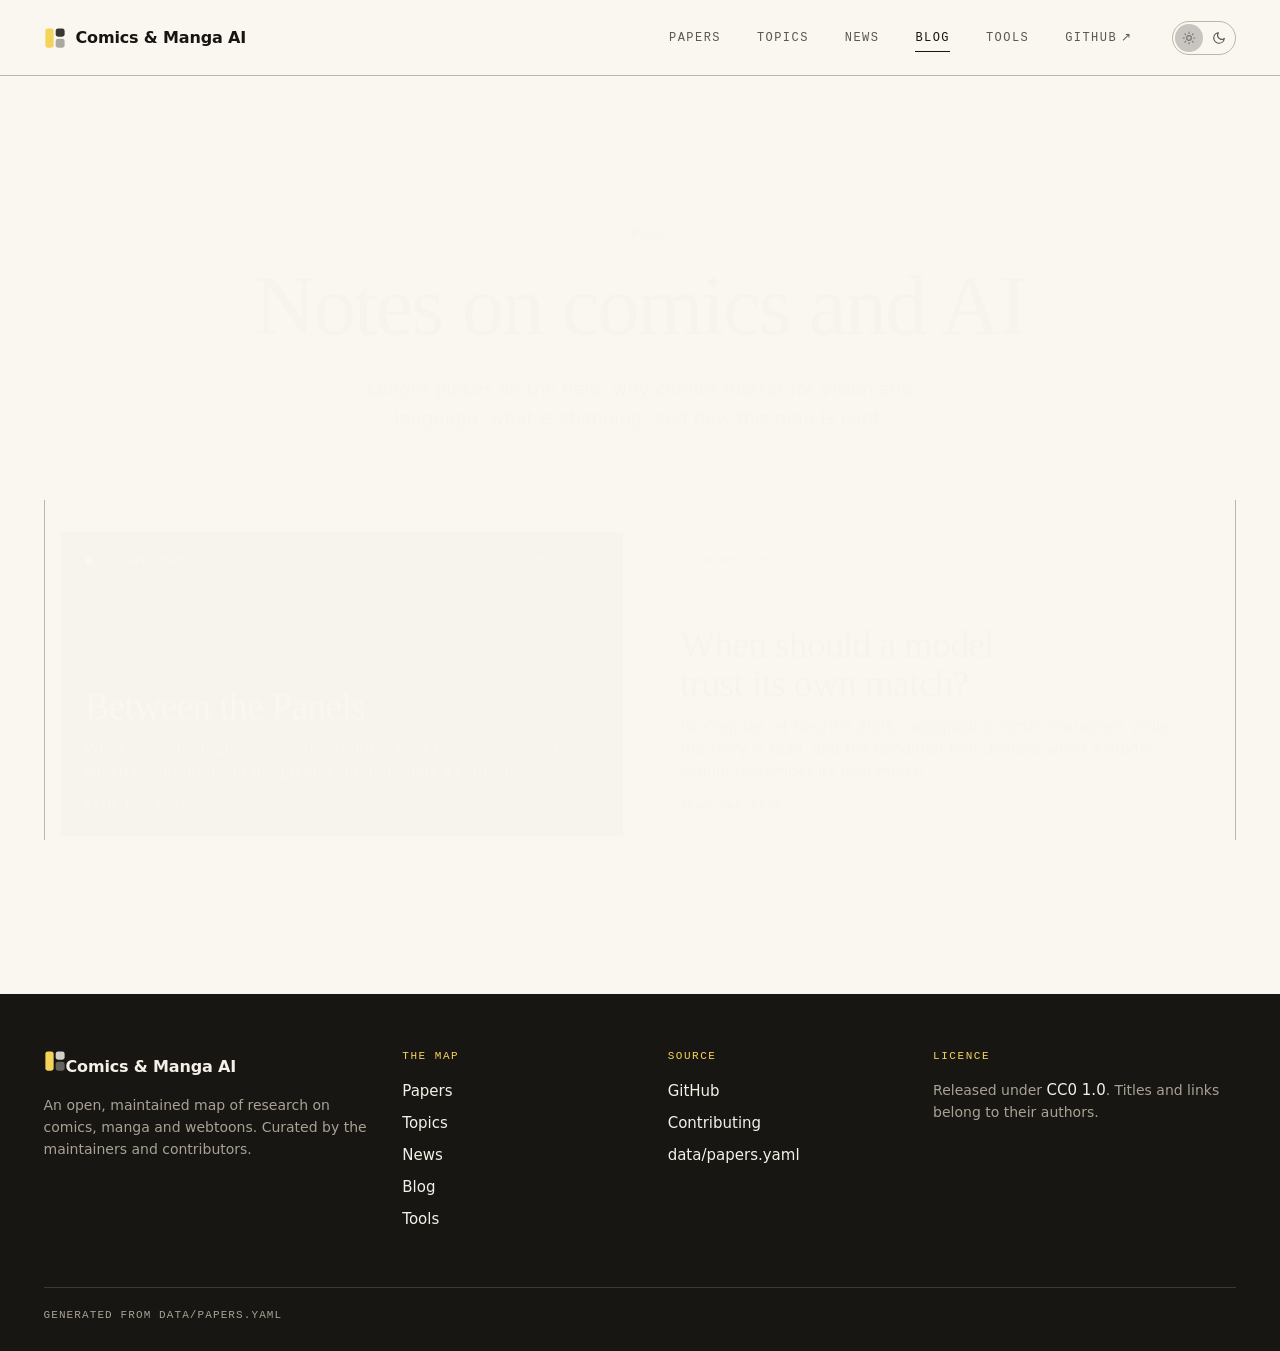
<file: docs/blog-comics-are-a-modality.html>
<!doctype html>
<html lang="en">
<head>
<meta charset="utf-8">
<meta http-equiv="refresh" content="0; url=blog.html">
<link rel="canonical" href="blog.html">
<meta name="robots" content="noindex">
<title>Moved · Awesome Comics &amp; Manga AI</title>
</head>
<body data-page="redirect">
<main><p>This page is no longer on the site. The posts are on the <a href="blog.html">blog</a>.</p></main>
</body>
</html>
</file>
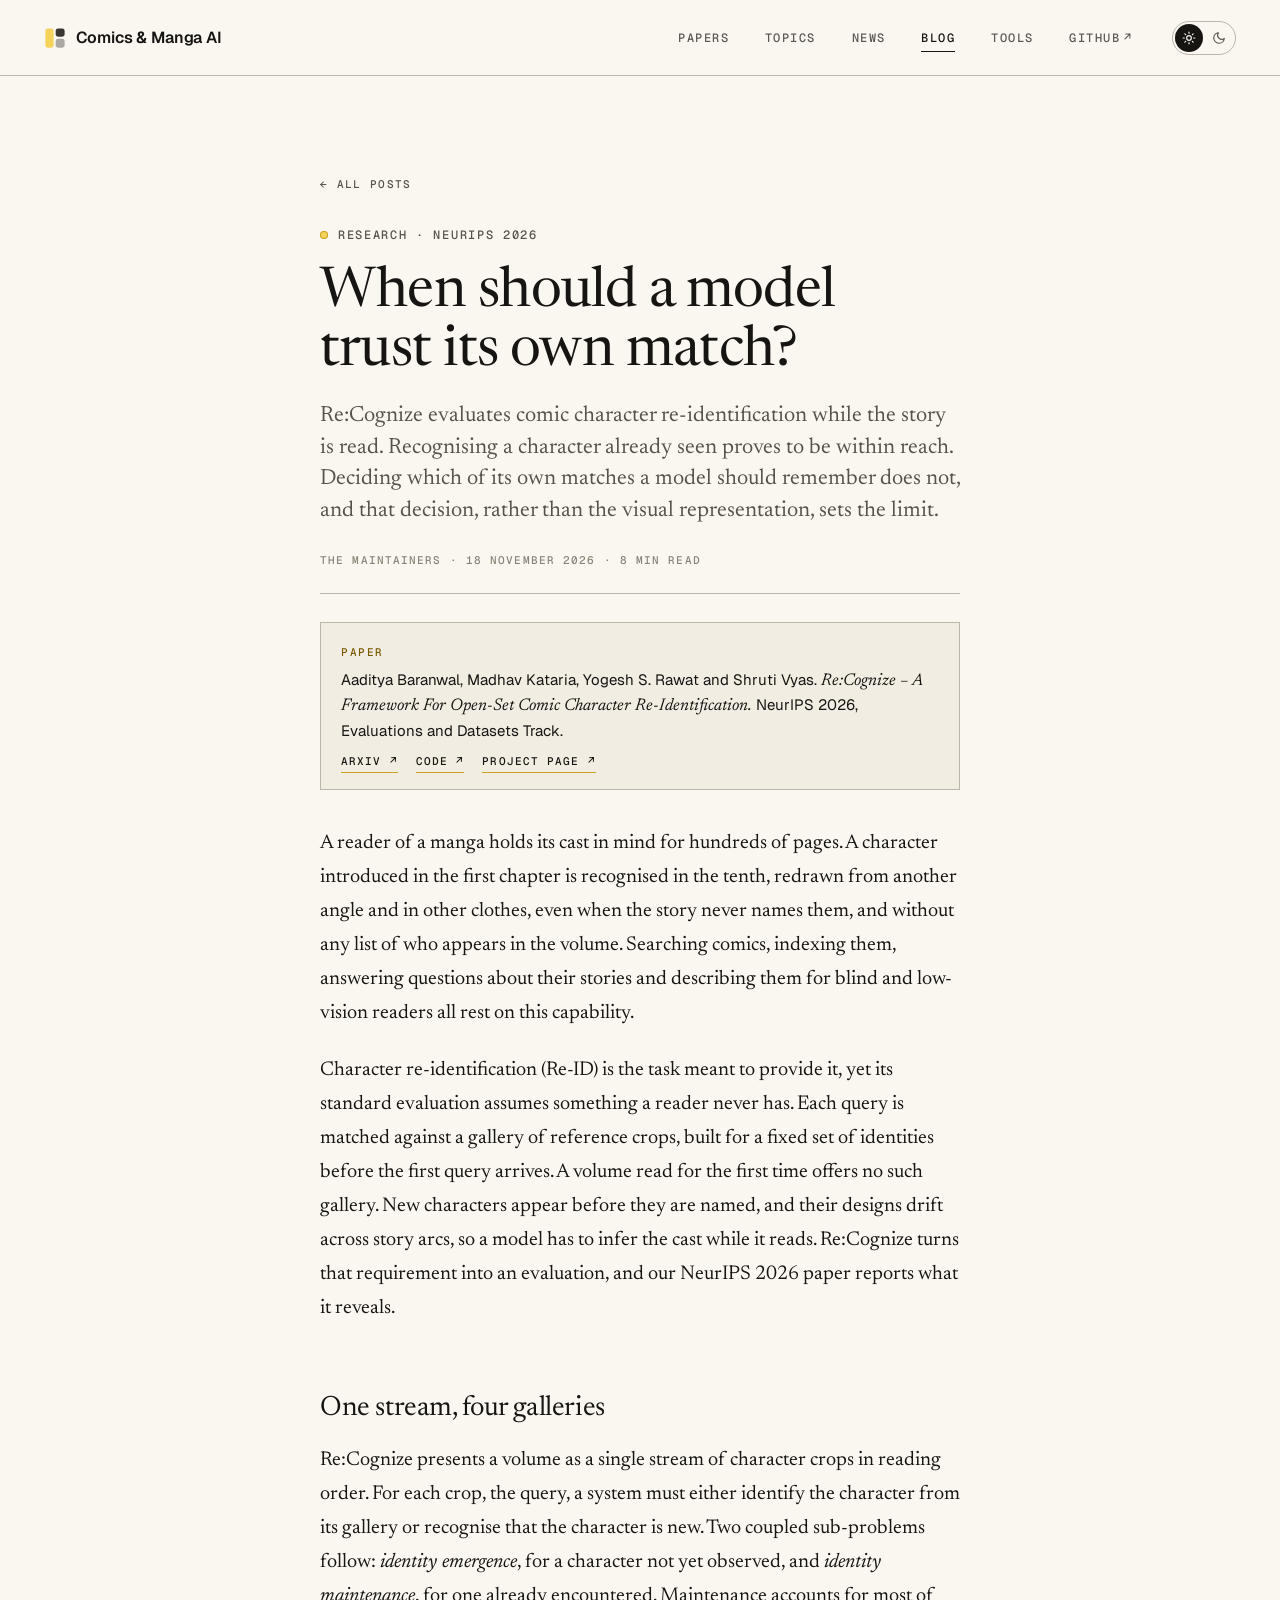
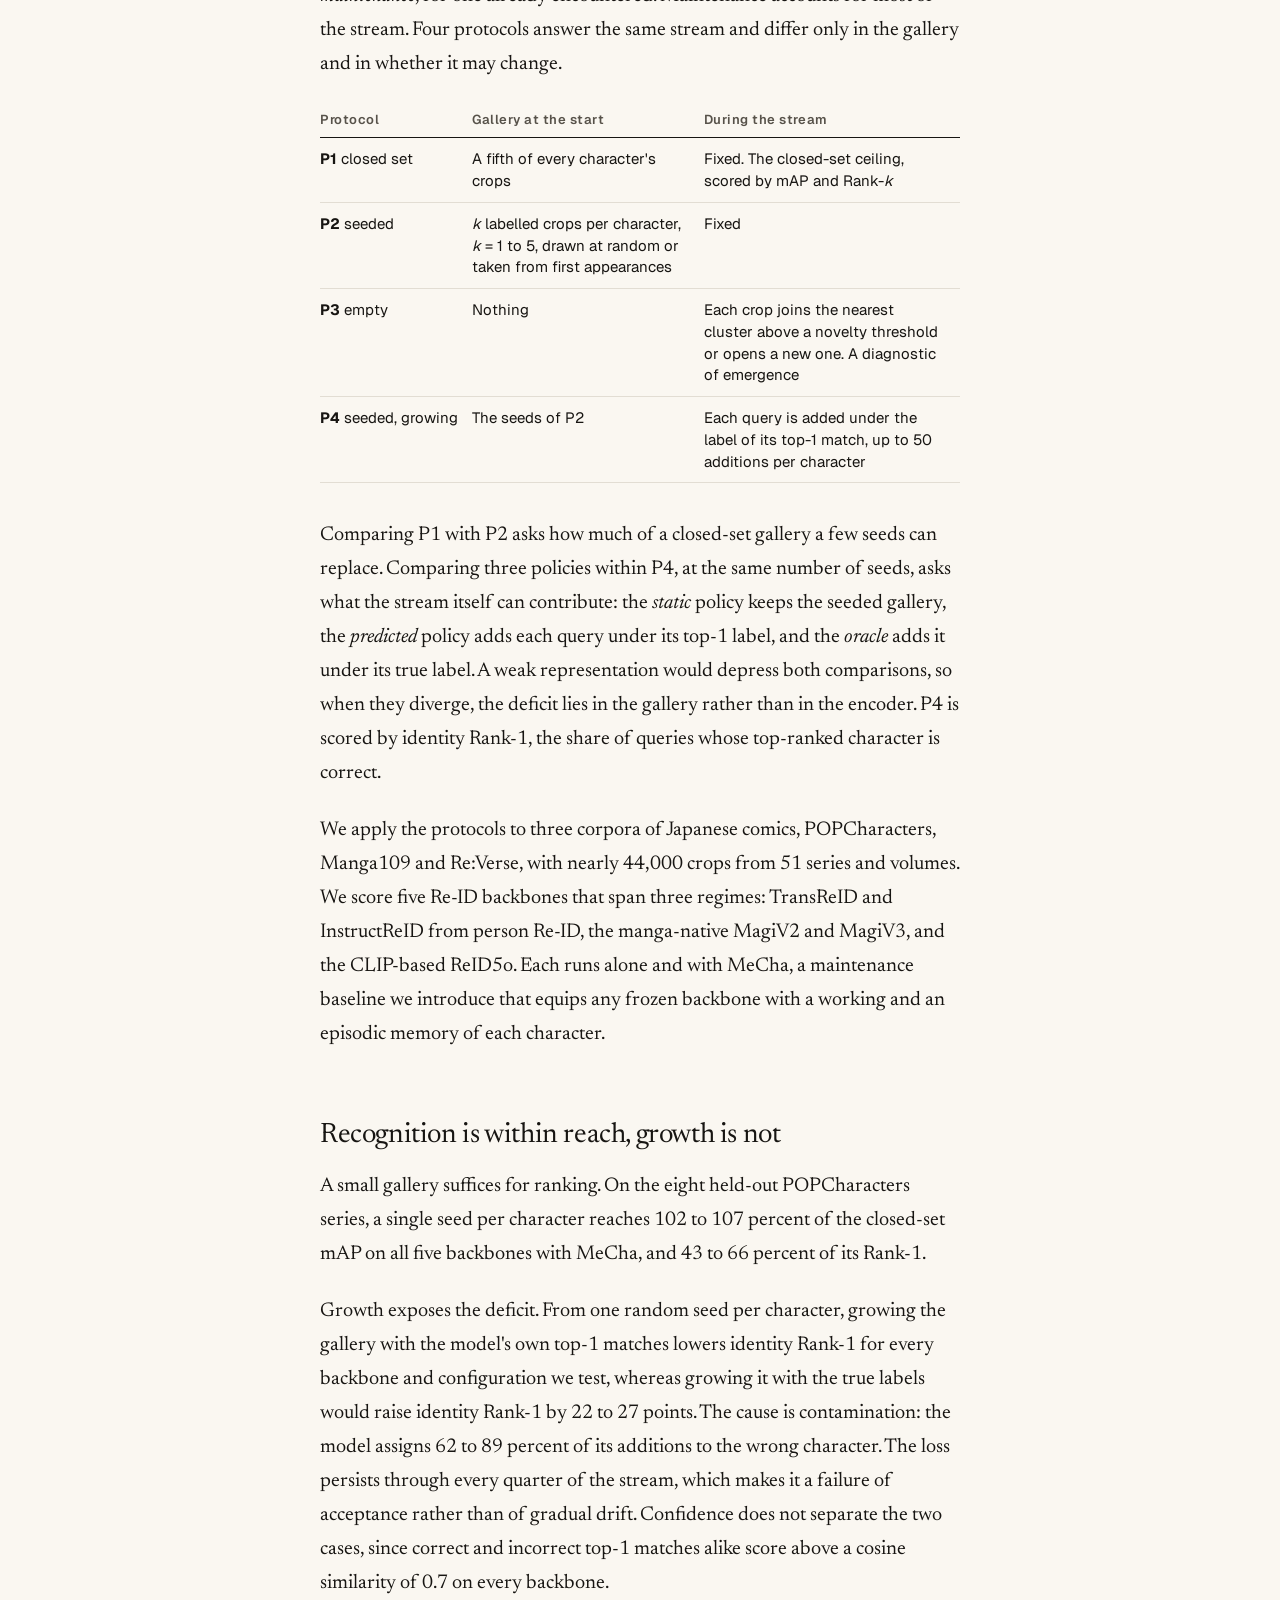
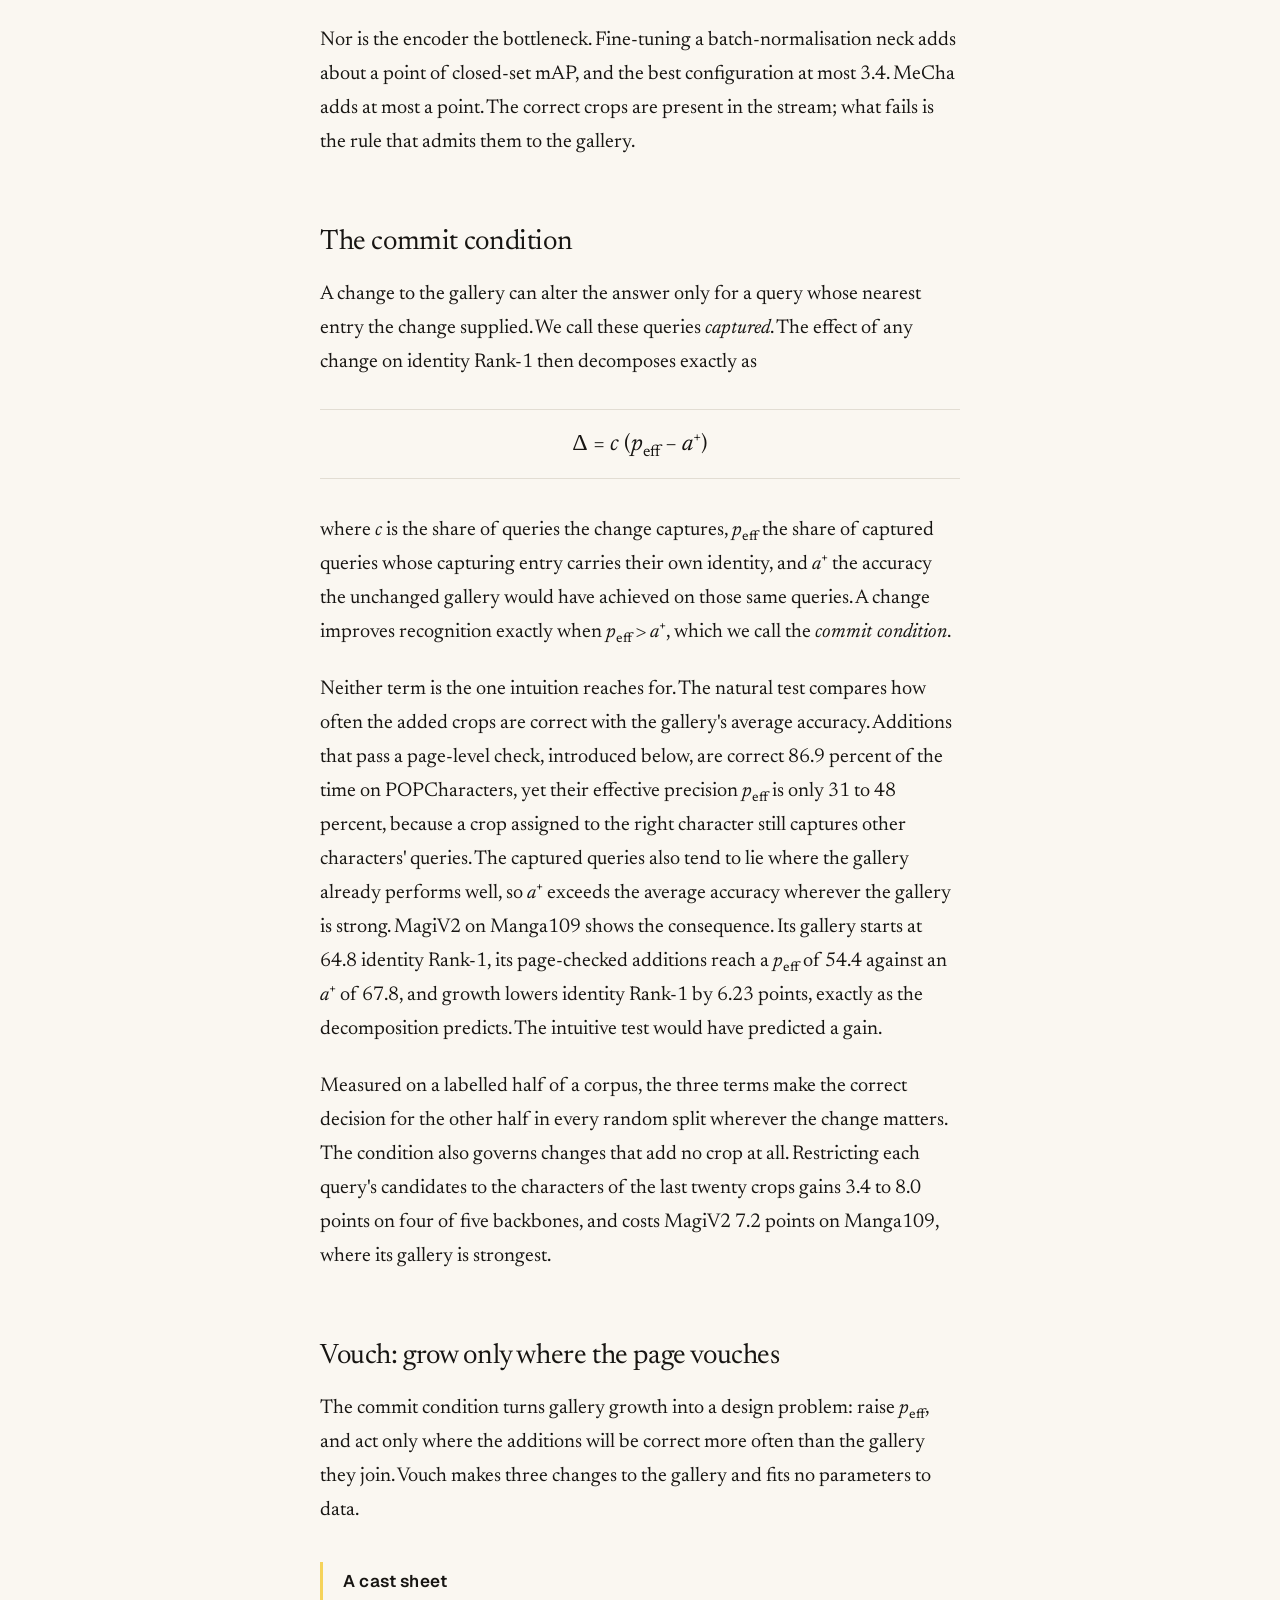
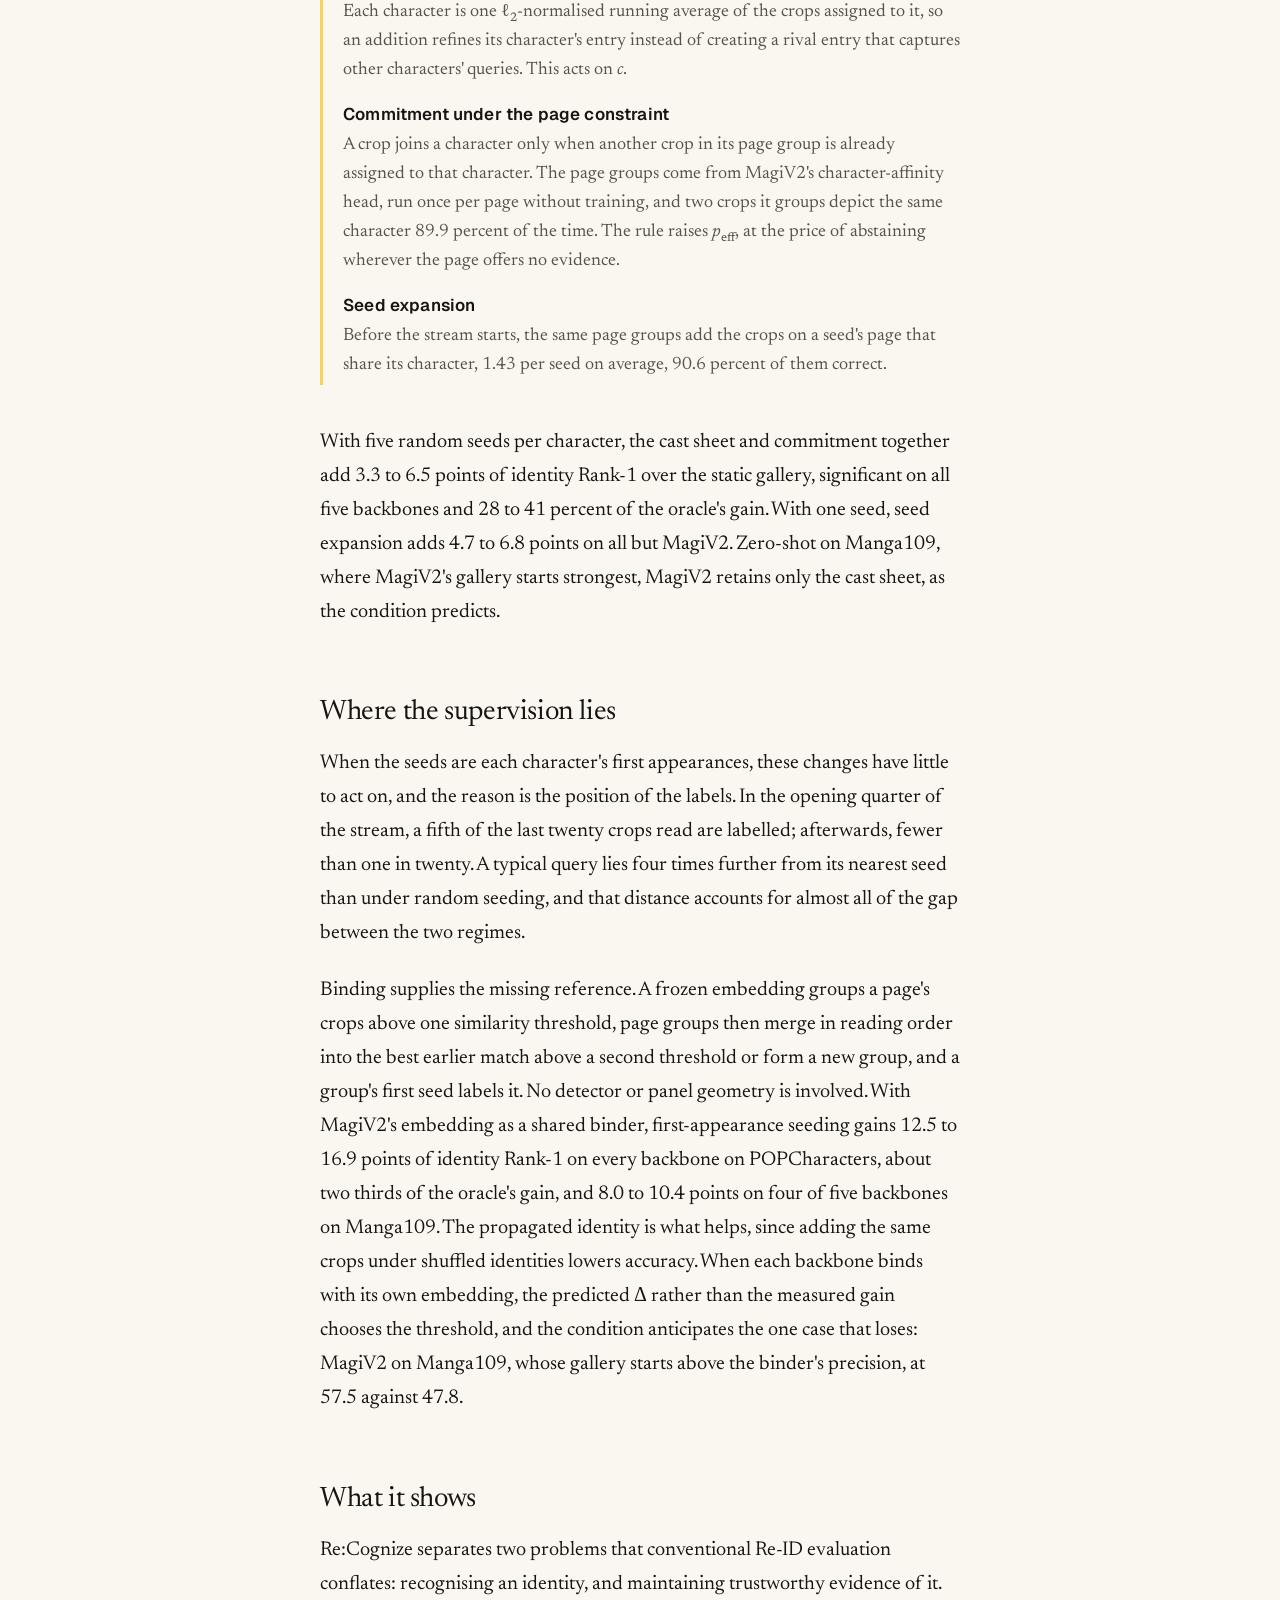
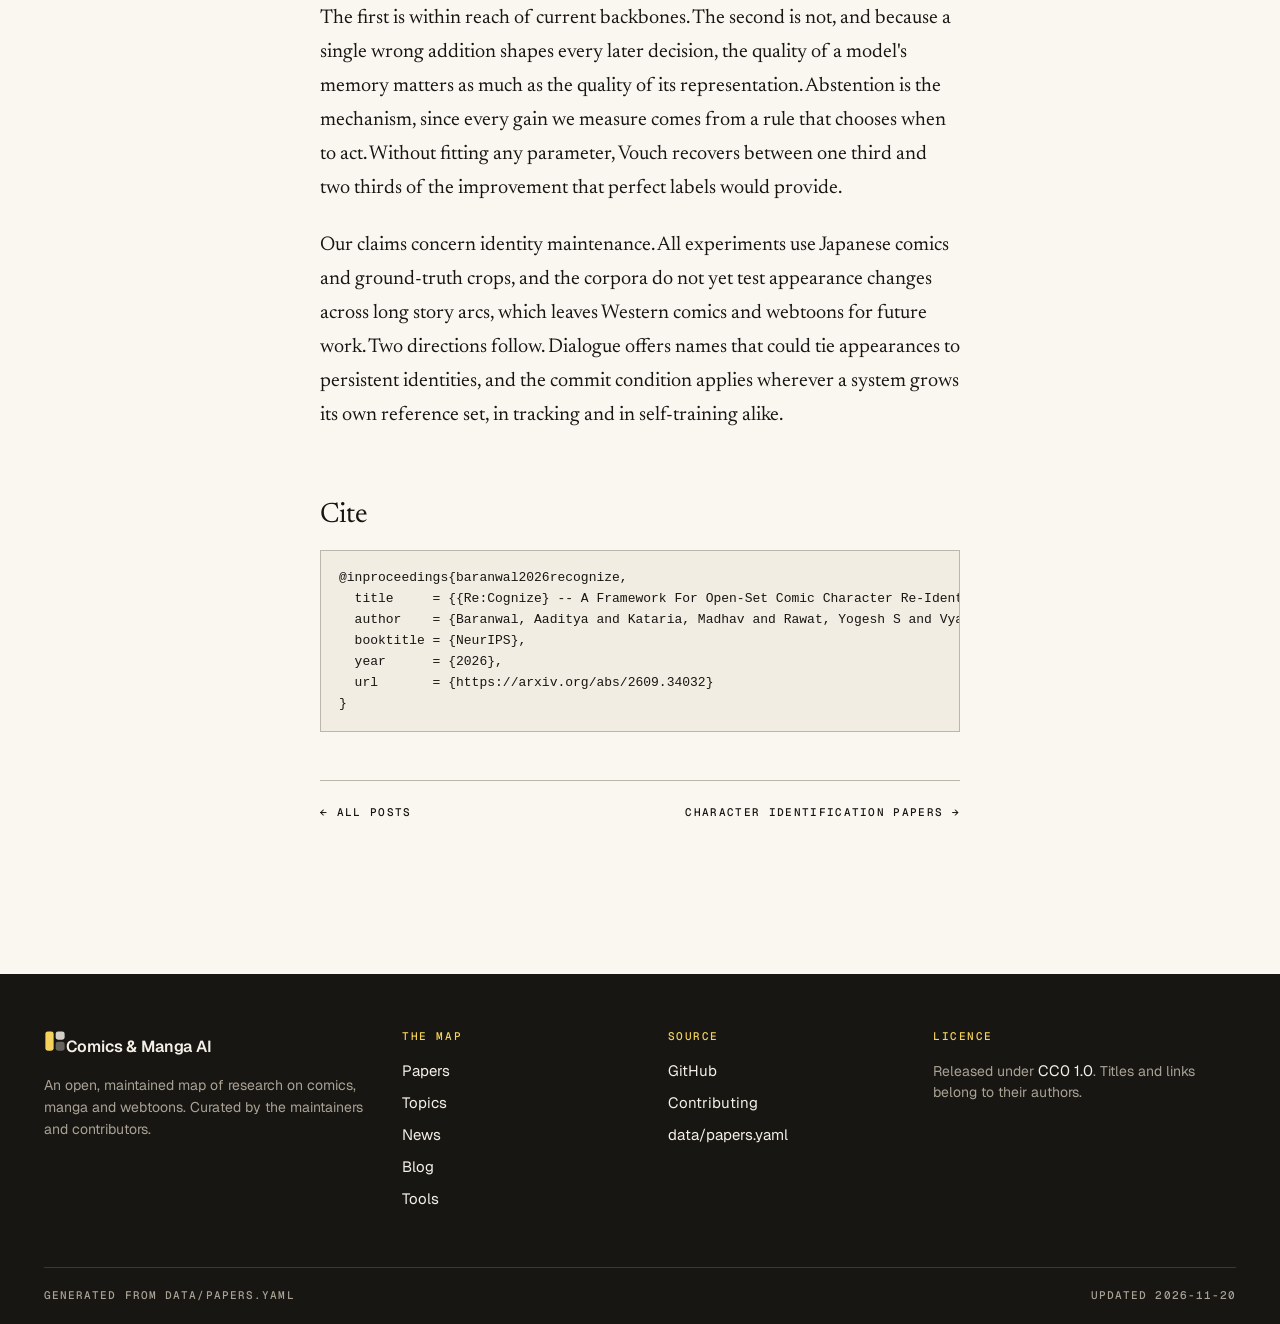
<file: docs/blog-recognize.html>
<!doctype html>
<html lang="en">
<head>
<meta charset="utf-8">
<meta name="viewport" content="width=device-width, initial-scale=1, viewport-fit=cover">
<title>When should a model trust its own match? · Awesome Comics &amp; Manga AI</title>
<link rel="icon" href="data:image/svg+xml,%3Csvg xmlns='http://www.w3.org/2000/svg' viewBox='0 0 32 32'%3E%3Crect x='2' y='2' width='12' height='28' rx='3.5' fill='%23f5d35a'/%3E%3Crect x='17' y='2' width='13' height='12' rx='3.5' fill='%23161512'/%3E%3Crect x='17' y='17' width='13' height='13' rx='3.5' fill='%239aa1ae'/%3E%3C/svg%3E">
<meta name="description" content="Re:Cognize (NeurIPS 2026) evaluates comic character re-identification while the story is read, and finds that deciding which matches to remember sets the limit.">
<meta property="og:type" content="article">
<meta property="og:site_name" content="Awesome Comics &amp; Manga AI">
<meta property="og:title" content="When should a model trust its own match?">
<meta property="og:description" content="Re:Cognize (NeurIPS 2026) evaluates comic character re-identification while the story is read, and finds that deciding which matches to remember sets the limit.">
<meta property="og:url" content="https://sochastic.me/awesome-comics-ai/blog-recognize.html">
<meta property="og:image" content="https://sochastic.me/awesome-comics-ai/assets/og.png">
<meta property="og:image:width" content="2400">
<meta property="og:image:height" content="1260">
<meta property="og:image:alt" content="Comics &amp; Manga AI: every way models read, search and draw comics. Papers, topics, blog and tools.">
<meta name="twitter:card" content="summary_large_image">
<meta name="twitter:title" content="When should a model trust its own match?">
<meta name="twitter:description" content="Re:Cognize (NeurIPS 2026) evaluates comic character re-identification while the story is read, and finds that deciding which matches to remember sets the limit.">
<meta name="twitter:image" content="https://sochastic.me/awesome-comics-ai/assets/og.png">
<link rel="preconnect" href="https://fonts.googleapis.com">
<link rel="preconnect" href="https://fonts.gstatic.com" crossorigin>
<link href="https://fonts.googleapis.com/css2?family=Geist:wght@300;400;500;600&family=Geist+Mono:wght@400;500&family=Newsreader:ital,opsz,wght@0,6..72,300..600;1,6..72,300..600&display=swap" rel="stylesheet">
<link rel="stylesheet" href="assets/site.css?v=bb0a9d63f1">
<script>try { var t = localStorage.getItem("theme"); if (t) document.documentElement.setAttribute("data-theme", t); } catch (e) {}</script>
<script src="assets/site.js?v=7d9ba7f054" defer></script>
</head>
<body data-page="post">
<header class="top">
  <div class="wrap bar">
    <a class="brand" href="index.html"><svg class="mark" viewBox="0 0 32 32" aria-hidden="true"><rect x="2" y="2" width="12" height="28" rx="3.5" fill="#f5d35a"/><rect x="17" y="2" width="13" height="12" rx="3.5" fill="currentColor" opacity=".85"/><rect x="17" y="17" width="13" height="13" rx="3.5" fill="currentColor" opacity=".35"/></svg>Comics &amp; Manga AI</a>
    <nav class="nav" aria-label="Main">
      <a class="tab" href="papers.html"><svg viewBox="0 0 24 24" fill="none" stroke="currentColor" stroke-width="1.7" stroke-linecap="round" stroke-linejoin="round" aria-hidden="true"><path d="M14 3H7a2 2 0 0 0-2 2v14a2 2 0 0 0 2 2h10a2 2 0 0 0 2-2V8z"/><path d="M14 3v5h5M9 13h6M9 17h4"/></svg><span>Papers</span></a>
      <a class="tab" href="topics.html"><svg viewBox="0 0 24 24" fill="none" stroke="currentColor" stroke-width="1.7" stroke-linecap="round" stroke-linejoin="round" aria-hidden="true"><rect x="3" y="3" width="7.5" height="18" rx="2"/><rect x="13.5" y="3" width="7.5" height="7.5" rx="2"/><rect x="13.5" y="13.5" width="7.5" height="7.5" rx="2"/></svg><span>Topics</span></a>
      <a class="tab" href="news.html"><svg viewBox="0 0 24 24" fill="none" stroke="currentColor" stroke-width="1.7" stroke-linecap="round" stroke-linejoin="round" aria-hidden="true"><path d="M4 5.5A1.5 1.5 0 0 1 5.5 4h11A1.5 1.5 0 0 1 18 5.5V18a2 2 0 0 0 2 2H6a2 2 0 0 1-2-2z"/><path d="M18 9h1.5A1.5 1.5 0 0 1 21 10.5V18a2 2 0 0 1-2 2"/><path d="M8 8h6M8 12h6M8 16h3"/></svg><span>News</span></a>
      <a class="tab on" aria-current="page" href="blog.html"><svg viewBox="0 0 24 24" fill="none" stroke="currentColor" stroke-width="1.7" stroke-linecap="round" stroke-linejoin="round" aria-hidden="true"><path d="M3 5.5A1.5 1.5 0 0 1 4.5 4H9a3 3 0 0 1 3 3v13a2.5 2.5 0 0 0-2.5-2.5h-5A1.5 1.5 0 0 1 3 16z"/><path d="M21 5.5A1.5 1.5 0 0 0 19.5 4H15a3 3 0 0 0-3 3v13a2.5 2.5 0 0 1 2.5-2.5h5a1.5 1.5 0 0 0 1.5-1.5z"/></svg><span>Blog</span></a>
      <a class="tab" href="tools.html"><svg viewBox="0 0 24 24" fill="none" stroke="currentColor" stroke-width="1.7" stroke-linecap="round" stroke-linejoin="round" aria-hidden="true"><path d="M14.7 6.3a4 4 0 0 0-5.4 5.4L3 18l3 3 6.3-6.3a4 4 0 0 0 5.4-5.4l-2.6 2.6-2.4-.6-.6-2.4z"/></svg><span>Tools</span></a>
      <a class="tab" data-repo="" href="https://github.com/eternal-f1ame/awesome-comics-ai"><svg viewBox="0 0 24 24" fill="none" stroke="currentColor" stroke-width="1.7" stroke-linecap="round" stroke-linejoin="round" aria-hidden="true"><path d="M9 19c-4.3 1.4-4.3-2.5-6-3m12 5v-3.5c0-1 .1-1.4-.5-2 2.8-.3 5.5-1.4 5.5-6a4.6 4.6 0 0 0-1.3-3.2 4.2 4.2 0 0 0-.1-3.2s-1.1-.3-3.5 1.3a12.3 12.3 0 0 0-6.2 0C6.5 2.8 5.4 3.1 5.4 3.1a4.2 4.2 0 0 0-.1 3.2A4.6 4.6 0 0 0 4 9.5c0 4.6 2.7 5.7 5.5 6-.6.6-.6 1.2-.5 2V21"/></svg><span>GitHub</span><span class="ext" aria-hidden="true">↗</span></a>
    </nav>
    <div class="theme" role="group" aria-label="Colour theme">
      <button type="button" data-t="light" aria-label="Light theme" aria-pressed="false"><svg viewBox="0 0 24 24" fill="none" stroke="currentColor" stroke-width="2" stroke-linecap="round"><circle cx="12" cy="12" r="4"/><path d="M12 2v2M12 20v2M4.9 4.9l1.4 1.4M17.7 17.7l1.4 1.4M2 12h2M20 12h2M4.9 19.1l1.4-1.4M17.7 6.3l1.4-1.4"/></svg></button>
      <button type="button" data-t="dark" aria-label="Dark theme" aria-pressed="false"><svg viewBox="0 0 24 24" fill="none" stroke="currentColor" stroke-width="2" stroke-linecap="round" stroke-linejoin="round"><path d="M21 12.8A9 9 0 1 1 11.2 3a7 7 0 0 0 9.8 9.8z"/></svg></button>
    </div>
  </div>
</header>

<main class="wrap" id="top">

  <article class="post">
    <a class="back" href="blog.html">← All posts</a>
    <p class="eyebrow">Research · NeurIPS 2026</p>
    <h1>When should a model trust its own match?</h1>
    <p class="dek">Re:Cognize evaluates comic character re-identification while the story is read. Recognising a character already seen proves to be within reach. Deciding which of its own matches a model should remember does not, and that decision, rather than the visual representation, sets the limit.</p>
    <p class="byline">The maintainers · <time datetime="2026-11-18">18 November 2026</time> · <span id="readtime">8 min read</span></p>
    <aside class="paperref"><span class="mono">Paper</span><p>Aaditya Baranwal, Madhav Kataria, Yogesh S. Rawat and Shruti Vyas. <i>Re:Cognize – A Framework For Open-Set Comic Character Re-Identification.</i> NeurIPS 2026, Evaluations and Datasets Track.</p><p class="links"><a href="https://arxiv.org/abs/2609.34032" target="_blank" rel="noopener">arXiv&nbsp;↗</a><a href="https://github.com/eternal-f1ame/Re-Cognize" target="_blank" rel="noopener">Code&nbsp;↗</a><a href="https://re-cognize.vercel.app" target="_blank" rel="noopener">Project page&nbsp;↗</a></p></aside>
    <div class="prose">
      <p>A reader of a manga holds its cast in mind for hundreds of pages. A character introduced in the first chapter is recognised in the tenth, redrawn from another angle and in other clothes, even when the story never names them, and without any list of who appears in the volume. Searching comics, indexing them, answering questions about their stories and describing them for blind and low-vision readers all rest on this capability.</p>
      <p>Character re-identification (Re-ID) is the task meant to provide it, yet its standard evaluation assumes something a reader never has. Each query is matched against a gallery of reference crops, built for a fixed set of identities before the first query arrives. A volume read for the first time offers no such gallery. New characters appear before they are named, and their designs drift across story arcs, so a model has to infer the cast while it reads. Re:Cognize turns that requirement into an evaluation, and our NeurIPS 2026 paper reports what it reveals.</p>

      <h2>One stream, four galleries</h2>
      <p>Re:Cognize presents a volume as a single stream of character crops in reading order. For each crop, the query, a system must either identify the character from its gallery or recognise that the character is new. Two coupled sub-problems follow: <em>identity emergence</em>, for a character not yet observed, and <em>identity maintenance</em>, for one already encountered. Maintenance accounts for most of the stream. Four protocols answer the same stream and differ only in the gallery and in whether it may change.</p>
      <div class="tablewrap"><table>
        <thead><tr><th>Protocol</th><th>Gallery at the start</th><th>During the stream</th></tr></thead>
        <tbody>
          <tr><td><b>P1</b> closed set</td><td>A fifth of every character's crops</td><td>Fixed. The closed-set ceiling, scored by mAP and Rank-<i>k</i></td></tr>
          <tr><td><b>P2</b> seeded</td><td><i>k</i> labelled crops per character, <i>k</i> = 1 to 5, drawn at random or taken from first appearances</td><td>Fixed</td></tr>
          <tr><td><b>P3</b> empty</td><td>Nothing</td><td>Each crop joins the nearest cluster above a novelty threshold or opens a new one. A diagnostic of emergence</td></tr>
          <tr><td><b>P4</b> seeded, growing</td><td>The seeds of P2</td><td>Each query is added under the label of its top-1 match, up to 50 additions per character</td></tr>
        </tbody>
      </table></div>
      <p>Comparing P1 with P2 asks how much of a closed-set gallery a few seeds can replace. Comparing three policies within P4, at the same number of seeds, asks what the stream itself can contribute: the <em>static</em> policy keeps the seeded gallery, the <em>predicted</em> policy adds each query under its top-1 label, and the <em>oracle</em> adds it under its true label. A weak representation would depress both comparisons, so when they diverge, the deficit lies in the gallery rather than in the encoder. P4 is scored by identity Rank-1, the share of queries whose top-ranked character is correct.</p>
      <p>We apply the protocols to three corpora of Japanese comics, POPCharacters, Manga109 and Re:Verse, with nearly 44,000 crops from 51 series and volumes. We score five Re-ID backbones that span three regimes: TransReID and InstructReID from person Re-ID, the manga-native MagiV2 and MagiV3, and the CLIP-based ReID5o. Each runs alone and with MeCha, a maintenance baseline we introduce that equips any frozen backbone with a working and an episodic memory of each character.</p>

      <h2>Recognition is within reach, growth is not</h2>
      <p>A small gallery suffices for ranking. On the eight held-out POPCharacters series, a single seed per character reaches 102 to 107 percent of the closed-set mAP on all five backbones with MeCha, and 43 to 66 percent of its Rank-1.</p>
      <p>Growth exposes the deficit. From one random seed per character, growing the gallery with the model's own top-1 matches lowers identity Rank-1 for every backbone and configuration we test, whereas growing it with the true labels would raise identity Rank-1 by 22 to 27 points. The cause is contamination: the model assigns 62 to 89 percent of its additions to the wrong character. The loss persists through every quarter of the stream, which makes it a failure of acceptance rather than of gradual drift. Confidence does not separate the two cases, since correct and incorrect top-1 matches alike score above a cosine similarity of 0.7 on every backbone.</p>
      <p>Nor is the encoder the bottleneck. Fine-tuning a batch-normalisation neck adds about a point of closed-set mAP, and the best configuration at most 3.4. MeCha adds at most a point. The correct crops are present in the stream; what fails is the rule that admits them to the gallery.</p>

      <h2>The commit condition</h2>
      <p>A change to the gallery can alter the answer only for a query whose nearest entry the change supplied. We call these queries <em>captured</em>. The effect of any change on identity Rank-1 then decomposes exactly as</p>
      <div class="eq" role="math" aria-label="Delta equals c times p eff minus a plus">Δ = <i>c</i> (<i>p</i><sub>eff</sub> − <i>a</i><sup>+</sup>)</div>
      <p>where <i>c</i> is the share of queries the change captures, <i>p</i><sub>eff</sub> the share of captured queries whose capturing entry carries their own identity, and <i>a</i><sup>+</sup> the accuracy the unchanged gallery would have achieved on those same queries. A change improves recognition exactly when <i>p</i><sub>eff</sub> &gt; <i>a</i><sup>+</sup>, which we call the <em>commit condition</em>.</p>
      <p>Neither term is the one intuition reaches for. The natural test compares how often the added crops are correct with the gallery's average accuracy. Additions that pass a page-level check, introduced below, are correct 86.9 percent of the time on POPCharacters, yet their effective precision <i>p</i><sub>eff</sub> is only 31 to 48 percent, because a crop assigned to the right character still captures other characters' queries. The captured queries also tend to lie where the gallery already performs well, so <i>a</i><sup>+</sup> exceeds the average accuracy wherever the gallery is strong. MagiV2 on Manga109 shows the consequence. Its gallery starts at 64.8 identity Rank-1, its page-checked additions reach a <i>p</i><sub>eff</sub> of 54.4 against an <i>a</i><sup>+</sup> of 67.8, and growth lowers identity Rank-1 by 6.23 points, exactly as the decomposition predicts. The intuitive test would have predicted a gain.</p>
      <p>Measured on a labelled half of a corpus, the three terms make the correct decision for the other half in every random split wherever the change matters. The condition also governs changes that add no crop at all. Restricting each query's candidates to the characters of the last twenty crops gains 3.4 to 8.0 points on four of five backbones, and costs MagiV2 7.2 points on Manga109, where its gallery is strongest.</p>

      <h2>Vouch: grow only where the page vouches</h2>
      <p>The commit condition turns gallery growth into a design problem: raise <i>p</i><sub>eff</sub>, and act only where the additions will be correct more often than the gallery they join. Vouch makes three changes to the gallery and fits no parameters to data.</p>
      <dl>
        <dt>A cast sheet</dt><dd>Each character is one ℓ<sub>2</sub>-normalised running average of the crops assigned to it, so an addition refines its character's entry instead of creating a rival entry that captures other characters' queries. This acts on <i>c</i>.</dd>
        <dt>Commitment under the page constraint</dt><dd>A crop joins a character only when another crop in its page group is already assigned to that character. The page groups come from MagiV2's character-affinity head, run once per page without training, and two crops it groups depict the same character 89.9 percent of the time. The rule raises <i>p</i><sub>eff</sub>, at the price of abstaining wherever the page offers no evidence.</dd>
        <dt>Seed expansion</dt><dd>Before the stream starts, the same page groups add the crops on a seed's page that share its character, 1.43 per seed on average, 90.6 percent of them correct.</dd>
      </dl>
      <p>With five random seeds per character, the cast sheet and commitment together add 3.3 to 6.5 points of identity Rank-1 over the static gallery, significant on all five backbones and 28 to 41 percent of the oracle's gain. With one seed, seed expansion adds 4.7 to 6.8 points on all but MagiV2. Zero-shot on Manga109, where MagiV2's gallery starts strongest, MagiV2 retains only the cast sheet, as the condition predicts.</p>

      <h2>Where the supervision lies</h2>
      <p>When the seeds are each character's first appearances, these changes have little to act on, and the reason is the position of the labels. In the opening quarter of the stream, a fifth of the last twenty crops read are labelled; afterwards, fewer than one in twenty. A typical query lies four times further from its nearest seed than under random seeding, and that distance accounts for almost all of the gap between the two regimes.</p>
      <p>Binding supplies the missing reference. A frozen embedding groups a page's crops above one similarity threshold, page groups then merge in reading order into the best earlier match above a second threshold or form a new group, and a group's first seed labels it. No detector or panel geometry is involved. With MagiV2's embedding as a shared binder, first-appearance seeding gains 12.5 to 16.9 points of identity Rank-1 on every backbone on POPCharacters, about two thirds of the oracle's gain, and 8.0 to 10.4 points on four of five backbones on Manga109. The propagated identity is what helps, since adding the same crops under shuffled identities lowers accuracy. When each backbone binds with its own embedding, the predicted Δ rather than the measured gain chooses the threshold, and the condition anticipates the one case that loses: MagiV2 on Manga109, whose gallery starts above the binder's precision, at 57.5 against 47.8.</p>

      <h2>What it shows</h2>
      <p>Re:Cognize separates two problems that conventional Re-ID evaluation conflates: recognising an identity, and maintaining trustworthy evidence of it. The first is within reach of current backbones. The second is not, and because a single wrong addition shapes every later decision, the quality of a model's memory matters as much as the quality of its representation. Abstention is the mechanism, since every gain we measure comes from a rule that chooses when to act. Without fitting any parameter, Vouch recovers between one third and two thirds of the improvement that perfect labels would provide.</p>
      <p>Our claims concern identity maintenance. All experiments use Japanese comics and ground-truth crops, and the corpora do not yet test appearance changes across long story arcs, which leaves Western comics and webtoons for future work. Two directions follow. Dialogue offers names that could tie appearances to persistent identities, and the commit condition applies wherever a system grows its own reference set, in tracking and in self-training alike.</p>

      <h2>Cite</h2>
      <pre class="bib"><code>@inproceedings{baranwal2026recognize,
  title     = {{Re:Cognize} -- A Framework For Open-Set Comic Character Re-Identification},
  author    = {Baranwal, Aaditya and Kataria, Madhav and Rawat, Yogesh S and Vyas, Shruti},
  booktitle = {NeurIPS},
  year      = {2026},
  url       = {https://arxiv.org/abs/2609.34032}
}</code></pre>
    </div>
    <div class="postend"><a href="blog.html">← All posts</a><a href="papers.html?topic=identity">Character identification papers →</a></div>
  </article>

</main>

<footer class="foot">
  <div class="wrap">
    <div class="cols">
      <div><a class="brand" href="index.html"><svg class="mark" viewBox="0 0 32 32" aria-hidden="true"><rect x="2" y="2" width="12" height="28" rx="3.5" fill="#f5d35a"/><rect x="17" y="2" width="13" height="12" rx="3.5" fill="currentColor" opacity=".85"/><rect x="17" y="17" width="13" height="13" rx="3.5" fill="currentColor" opacity=".35"/></svg>Comics &amp; Manga AI</a><p>An open, maintained map of research on comics, manga and webtoons. Curated by the maintainers and contributors.</p></div>
      <div><p class="fl">The map</p><a href="papers.html">Papers</a><a href="topics.html">Topics</a><a href="news.html">News</a><a href="blog.html">Blog</a><a href="tools.html">Tools</a></div>
      <div><p class="fl">Source</p><a data-repo="" href="https://github.com/eternal-f1ame/awesome-comics-ai">GitHub</a><a data-repo="/blob/main/CONTRIBUTING.md" href="https://github.com/eternal-f1ame/awesome-comics-ai/blob/main/CONTRIBUTING.md">Contributing</a><a data-repo="/blob/main/data/papers.yaml" href="https://github.com/eternal-f1ame/awesome-comics-ai/blob/main/data/papers.yaml">data/papers.yaml</a></div>
      <div><p class="fl">Licence</p><p>Released under <a href="https://creativecommons.org/publicdomain/zero/1.0/" style="display:inline;margin:0">CC0 1.0</a>. Titles and links belong to their authors.</p></div>
    </div>
    <div class="base"><span>Generated from data/papers.yaml</span><span id="updated-foot"></span></div>
  </div>
</footer>
</body>
</html>
</file>
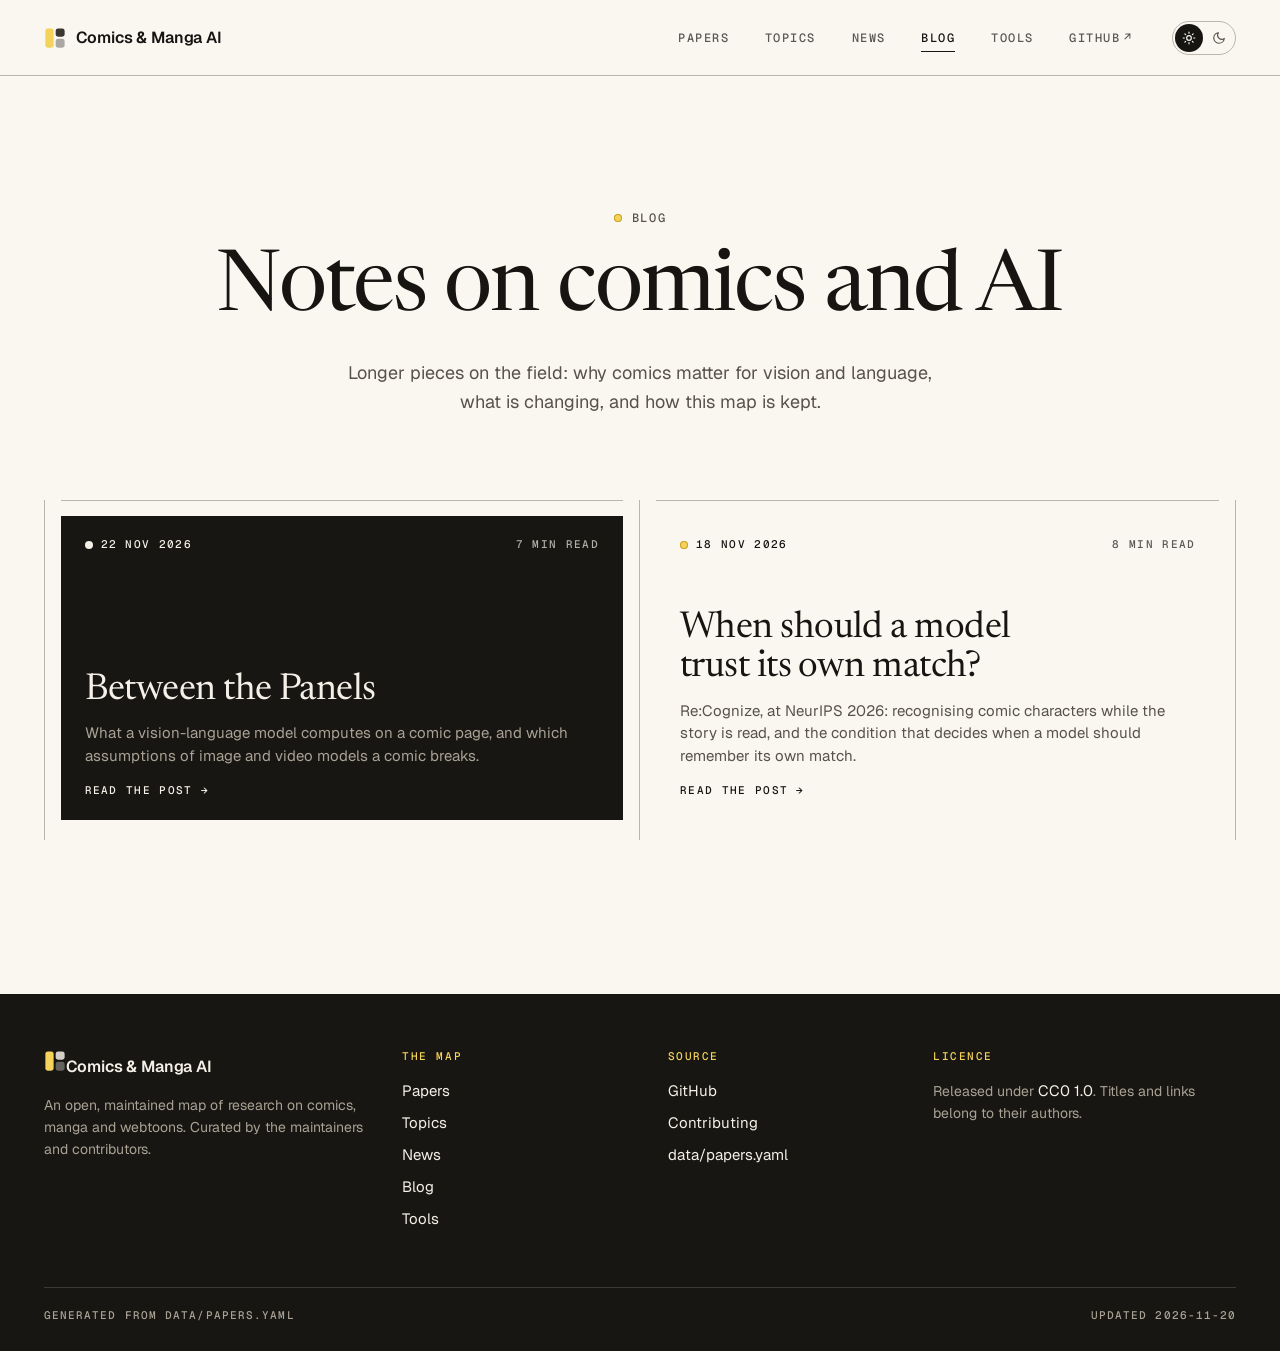
<file: docs/blog.html>
<!doctype html>
<html lang="en">
<head>
<meta charset="utf-8">
<meta name="viewport" content="width=device-width, initial-scale=1, viewport-fit=cover">
<title>Blog · Awesome Comics &amp; Manga AI</title>
<link rel="icon" href="data:image/svg+xml,%3Csvg xmlns='http://www.w3.org/2000/svg' viewBox='0 0 32 32'%3E%3Crect x='2' y='2' width='12' height='28' rx='3.5' fill='%23f5d35a'/%3E%3Crect x='17' y='2' width='13' height='12' rx='3.5' fill='%23161512'/%3E%3Crect x='17' y='17' width='13' height='13' rx='3.5' fill='%239aa1ae'/%3E%3C/svg%3E">
<meta name="description" content="Notes on comics and AI from the maintainers of the list.">
<meta property="og:type" content="website">
<meta property="og:site_name" content="Awesome Comics &amp; Manga AI">
<meta property="og:title" content="Blog">
<meta property="og:description" content="Notes on comics and AI from the maintainers of the list.">
<meta property="og:url" content="https://sochastic.me/awesome-comics-ai/blog.html">
<meta property="og:image" content="https://sochastic.me/awesome-comics-ai/assets/og.png">
<meta property="og:image:width" content="2400">
<meta property="og:image:height" content="1260">
<meta property="og:image:alt" content="Comics &amp; Manga AI: every way models read, search and draw comics. Papers, topics, blog and tools.">
<meta name="twitter:card" content="summary_large_image">
<meta name="twitter:title" content="Blog">
<meta name="twitter:description" content="Notes on comics and AI from the maintainers of the list.">
<meta name="twitter:image" content="https://sochastic.me/awesome-comics-ai/assets/og.png">
<link rel="preconnect" href="https://fonts.googleapis.com">
<link rel="preconnect" href="https://fonts.gstatic.com" crossorigin>
<link href="https://fonts.googleapis.com/css2?family=Geist:wght@300;400;500;600&family=Geist+Mono:wght@400;500&family=Newsreader:ital,opsz,wght@0,6..72,300..600;1,6..72,300..600&display=swap" rel="stylesheet">
<link rel="stylesheet" href="assets/site.css?v=bb0a9d63f1">
<script>try { var t = localStorage.getItem("theme"); if (t) document.documentElement.setAttribute("data-theme", t); } catch (e) {}</script>
<script src="assets/site.js?v=7d9ba7f054" defer></script>
</head>
<body data-page="blog">
<header class="top">
  <div class="wrap bar">
    <a class="brand" href="index.html"><svg class="mark" viewBox="0 0 32 32" aria-hidden="true"><rect x="2" y="2" width="12" height="28" rx="3.5" fill="#f5d35a"/><rect x="17" y="2" width="13" height="12" rx="3.5" fill="currentColor" opacity=".85"/><rect x="17" y="17" width="13" height="13" rx="3.5" fill="currentColor" opacity=".35"/></svg>Comics &amp; Manga AI</a>
    <nav class="nav" aria-label="Main">
      <a class="tab" href="papers.html"><svg viewBox="0 0 24 24" fill="none" stroke="currentColor" stroke-width="1.7" stroke-linecap="round" stroke-linejoin="round" aria-hidden="true"><path d="M14 3H7a2 2 0 0 0-2 2v14a2 2 0 0 0 2 2h10a2 2 0 0 0 2-2V8z"/><path d="M14 3v5h5M9 13h6M9 17h4"/></svg><span>Papers</span></a>
      <a class="tab" href="topics.html"><svg viewBox="0 0 24 24" fill="none" stroke="currentColor" stroke-width="1.7" stroke-linecap="round" stroke-linejoin="round" aria-hidden="true"><rect x="3" y="3" width="7.5" height="18" rx="2"/><rect x="13.5" y="3" width="7.5" height="7.5" rx="2"/><rect x="13.5" y="13.5" width="7.5" height="7.5" rx="2"/></svg><span>Topics</span></a>
      <a class="tab" href="news.html"><svg viewBox="0 0 24 24" fill="none" stroke="currentColor" stroke-width="1.7" stroke-linecap="round" stroke-linejoin="round" aria-hidden="true"><path d="M4 5.5A1.5 1.5 0 0 1 5.5 4h11A1.5 1.5 0 0 1 18 5.5V18a2 2 0 0 0 2 2H6a2 2 0 0 1-2-2z"/><path d="M18 9h1.5A1.5 1.5 0 0 1 21 10.5V18a2 2 0 0 1-2 2"/><path d="M8 8h6M8 12h6M8 16h3"/></svg><span>News</span></a>
      <a class="tab on" aria-current="page" href="blog.html"><svg viewBox="0 0 24 24" fill="none" stroke="currentColor" stroke-width="1.7" stroke-linecap="round" stroke-linejoin="round" aria-hidden="true"><path d="M3 5.5A1.5 1.5 0 0 1 4.5 4H9a3 3 0 0 1 3 3v13a2.5 2.5 0 0 0-2.5-2.5h-5A1.5 1.5 0 0 1 3 16z"/><path d="M21 5.5A1.5 1.5 0 0 0 19.5 4H15a3 3 0 0 0-3 3v13a2.5 2.5 0 0 1 2.5-2.5h5a1.5 1.5 0 0 0 1.5-1.5z"/></svg><span>Blog</span></a>
      <a class="tab" href="tools.html"><svg viewBox="0 0 24 24" fill="none" stroke="currentColor" stroke-width="1.7" stroke-linecap="round" stroke-linejoin="round" aria-hidden="true"><path d="M14.7 6.3a4 4 0 0 0-5.4 5.4L3 18l3 3 6.3-6.3a4 4 0 0 0 5.4-5.4l-2.6 2.6-2.4-.6-.6-2.4z"/></svg><span>Tools</span></a>
      <a class="tab" data-repo="" href="https://github.com/eternal-f1ame/awesome-comics-ai"><svg viewBox="0 0 24 24" fill="none" stroke="currentColor" stroke-width="1.7" stroke-linecap="round" stroke-linejoin="round" aria-hidden="true"><path d="M9 19c-4.3 1.4-4.3-2.5-6-3m12 5v-3.5c0-1 .1-1.4-.5-2 2.8-.3 5.5-1.4 5.5-6a4.6 4.6 0 0 0-1.3-3.2 4.2 4.2 0 0 0-.1-3.2s-1.1-.3-3.5 1.3a12.3 12.3 0 0 0-6.2 0C6.5 2.8 5.4 3.1 5.4 3.1a4.2 4.2 0 0 0-.1 3.2A4.6 4.6 0 0 0 4 9.5c0 4.6 2.7 5.7 5.5 6-.6.6-.6 1.2-.5 2V21"/></svg><span>GitHub</span><span class="ext" aria-hidden="true">↗</span></a>
    </nav>
    <div class="theme" role="group" aria-label="Colour theme">
      <button type="button" data-t="light" aria-label="Light theme" aria-pressed="false"><svg viewBox="0 0 24 24" fill="none" stroke="currentColor" stroke-width="2" stroke-linecap="round"><circle cx="12" cy="12" r="4"/><path d="M12 2v2M12 20v2M4.9 4.9l1.4 1.4M17.7 17.7l1.4 1.4M2 12h2M20 12h2M4.9 19.1l1.4-1.4M17.7 6.3l1.4-1.4"/></svg></button>
      <button type="button" data-t="dark" aria-label="Dark theme" aria-pressed="false"><svg viewBox="0 0 24 24" fill="none" stroke="currentColor" stroke-width="2" stroke-linecap="round" stroke-linejoin="round"><path d="M21 12.8A9 9 0 1 1 11.2 3a7 7 0 0 0 9.8 9.8z"/></svg></button>
    </div>
  </div>
</header>

<main class="wrap" id="top">
  <header class="pagehead reveal">
    <p class="eyebrow">Blog</p>
    <h1>Notes on comics and AI</h1>
    <p class="lead">Longer pieces on the field: why comics matter for vision and language, what is changing, and how this map is kept.</p>
  </header>
  <div class="tiles" id="posts"><div class="cell reveal"><a class="tile ink" href="blog-between-the-panels.html">
      <span class="k"><time datetime="2026-11-22">22 Nov 2026</time><em>7 min read</em></span>
      <h3>Between the Panels</h3><p>What a vision-language model computes on a comic page, and which assumptions of image and video models a comic breaks.</p><span class="go">Read the post →</span></a></div><div class="cell reveal"><a class="tile plain" href="blog-recognize.html">
      <span class="k"><time datetime="2026-11-18">18 Nov 2026</time><em>8 min read</em></span>
      <h3>When should a model trust its own match?</h3><p>Re:Cognize, at NeurIPS 2026: recognising comic characters while the story is read, and the condition that decides when a model should remember its own match.</p><span class="go">Read the post →</span></a></div></div>
</main>

<footer class="foot">
  <div class="wrap">
    <div class="cols">
      <div><a class="brand" href="index.html"><svg class="mark" viewBox="0 0 32 32" aria-hidden="true"><rect x="2" y="2" width="12" height="28" rx="3.5" fill="#f5d35a"/><rect x="17" y="2" width="13" height="12" rx="3.5" fill="currentColor" opacity=".85"/><rect x="17" y="17" width="13" height="13" rx="3.5" fill="currentColor" opacity=".35"/></svg>Comics &amp; Manga AI</a><p>An open, maintained map of research on comics, manga and webtoons. Curated by the maintainers and contributors.</p></div>
      <div><p class="fl">The map</p><a href="papers.html">Papers</a><a href="topics.html">Topics</a><a href="news.html">News</a><a href="blog.html">Blog</a><a href="tools.html">Tools</a></div>
      <div><p class="fl">Source</p><a data-repo="" href="https://github.com/eternal-f1ame/awesome-comics-ai">GitHub</a><a data-repo="/blob/main/CONTRIBUTING.md" href="https://github.com/eternal-f1ame/awesome-comics-ai/blob/main/CONTRIBUTING.md">Contributing</a><a data-repo="/blob/main/data/papers.yaml" href="https://github.com/eternal-f1ame/awesome-comics-ai/blob/main/data/papers.yaml">data/papers.yaml</a></div>
      <div><p class="fl">Licence</p><p>Released under <a href="https://creativecommons.org/publicdomain/zero/1.0/" style="display:inline;margin:0">CC0 1.0</a>. Titles and links belong to their authors.</p></div>
    </div>
    <div class="base"><span>Generated from data/papers.yaml</span><span id="updated-foot"></span></div>
  </div>
</footer>
</body>
</html>
</file>
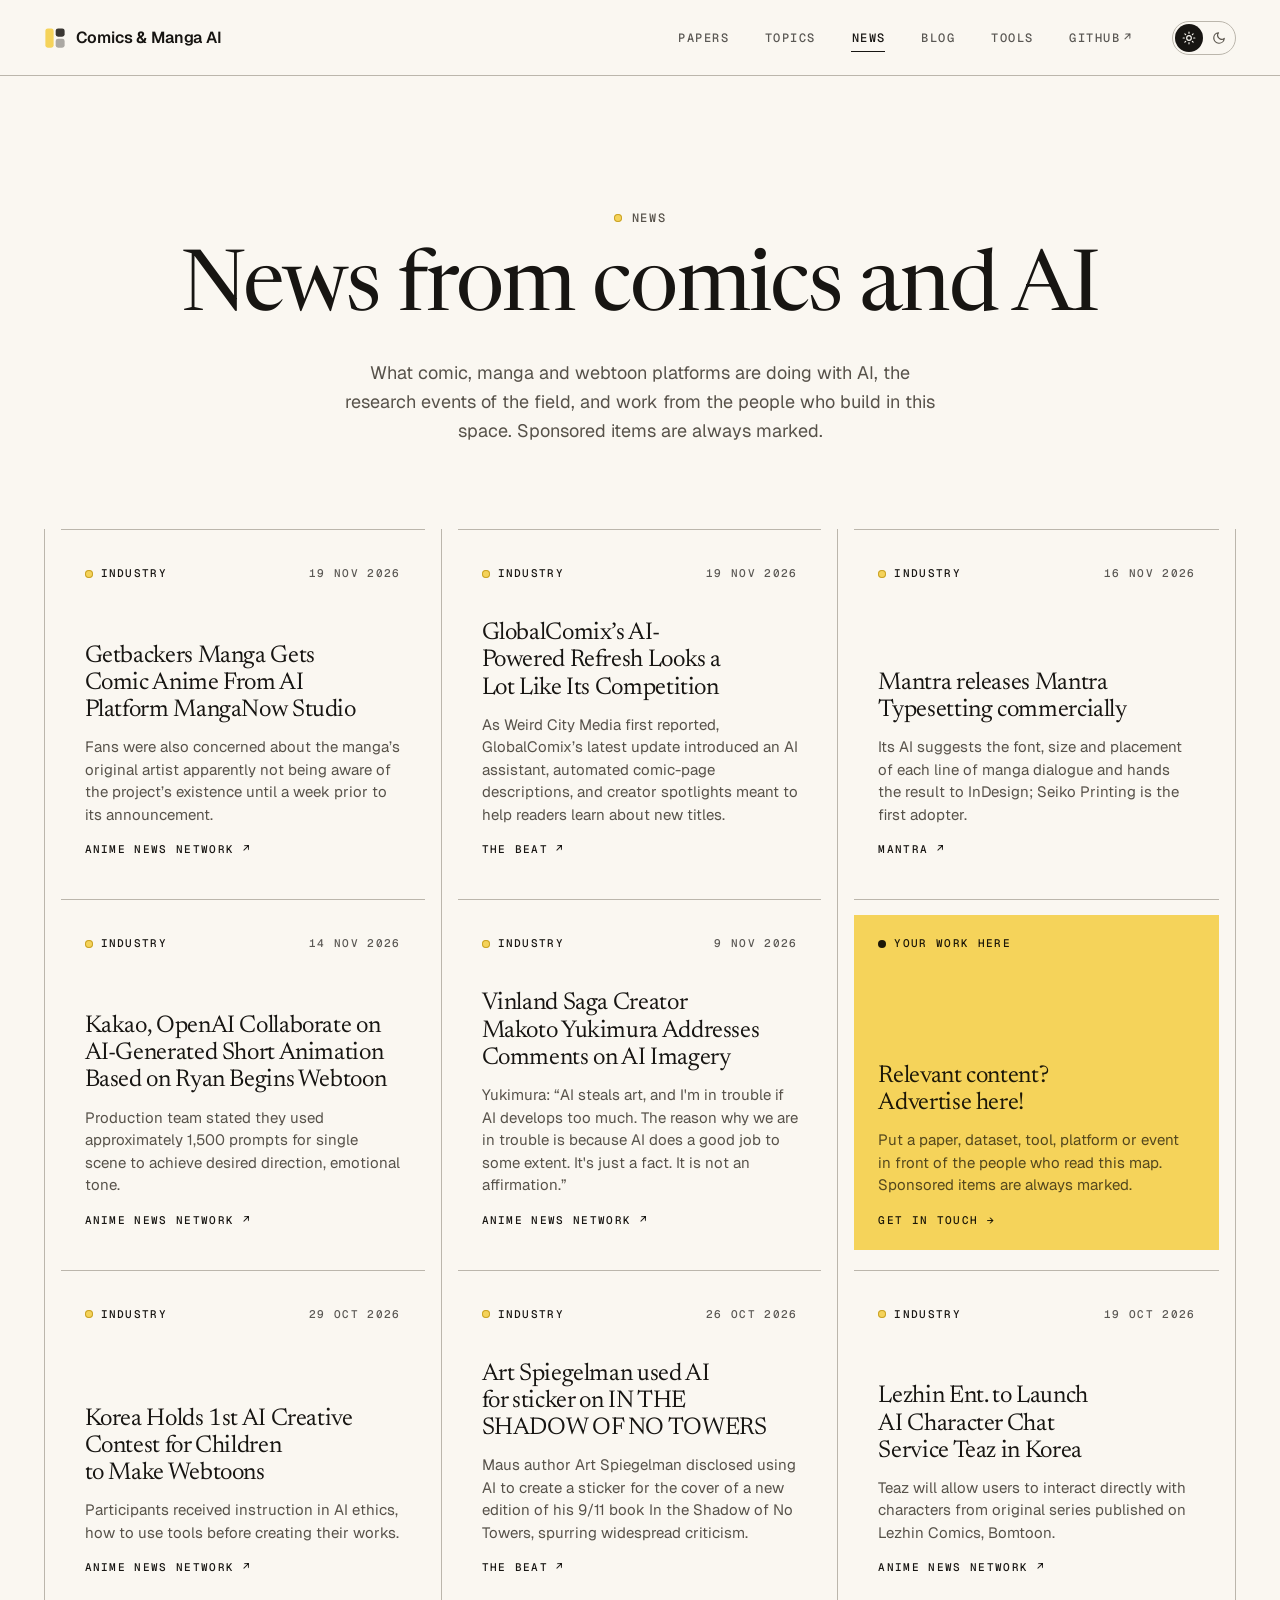
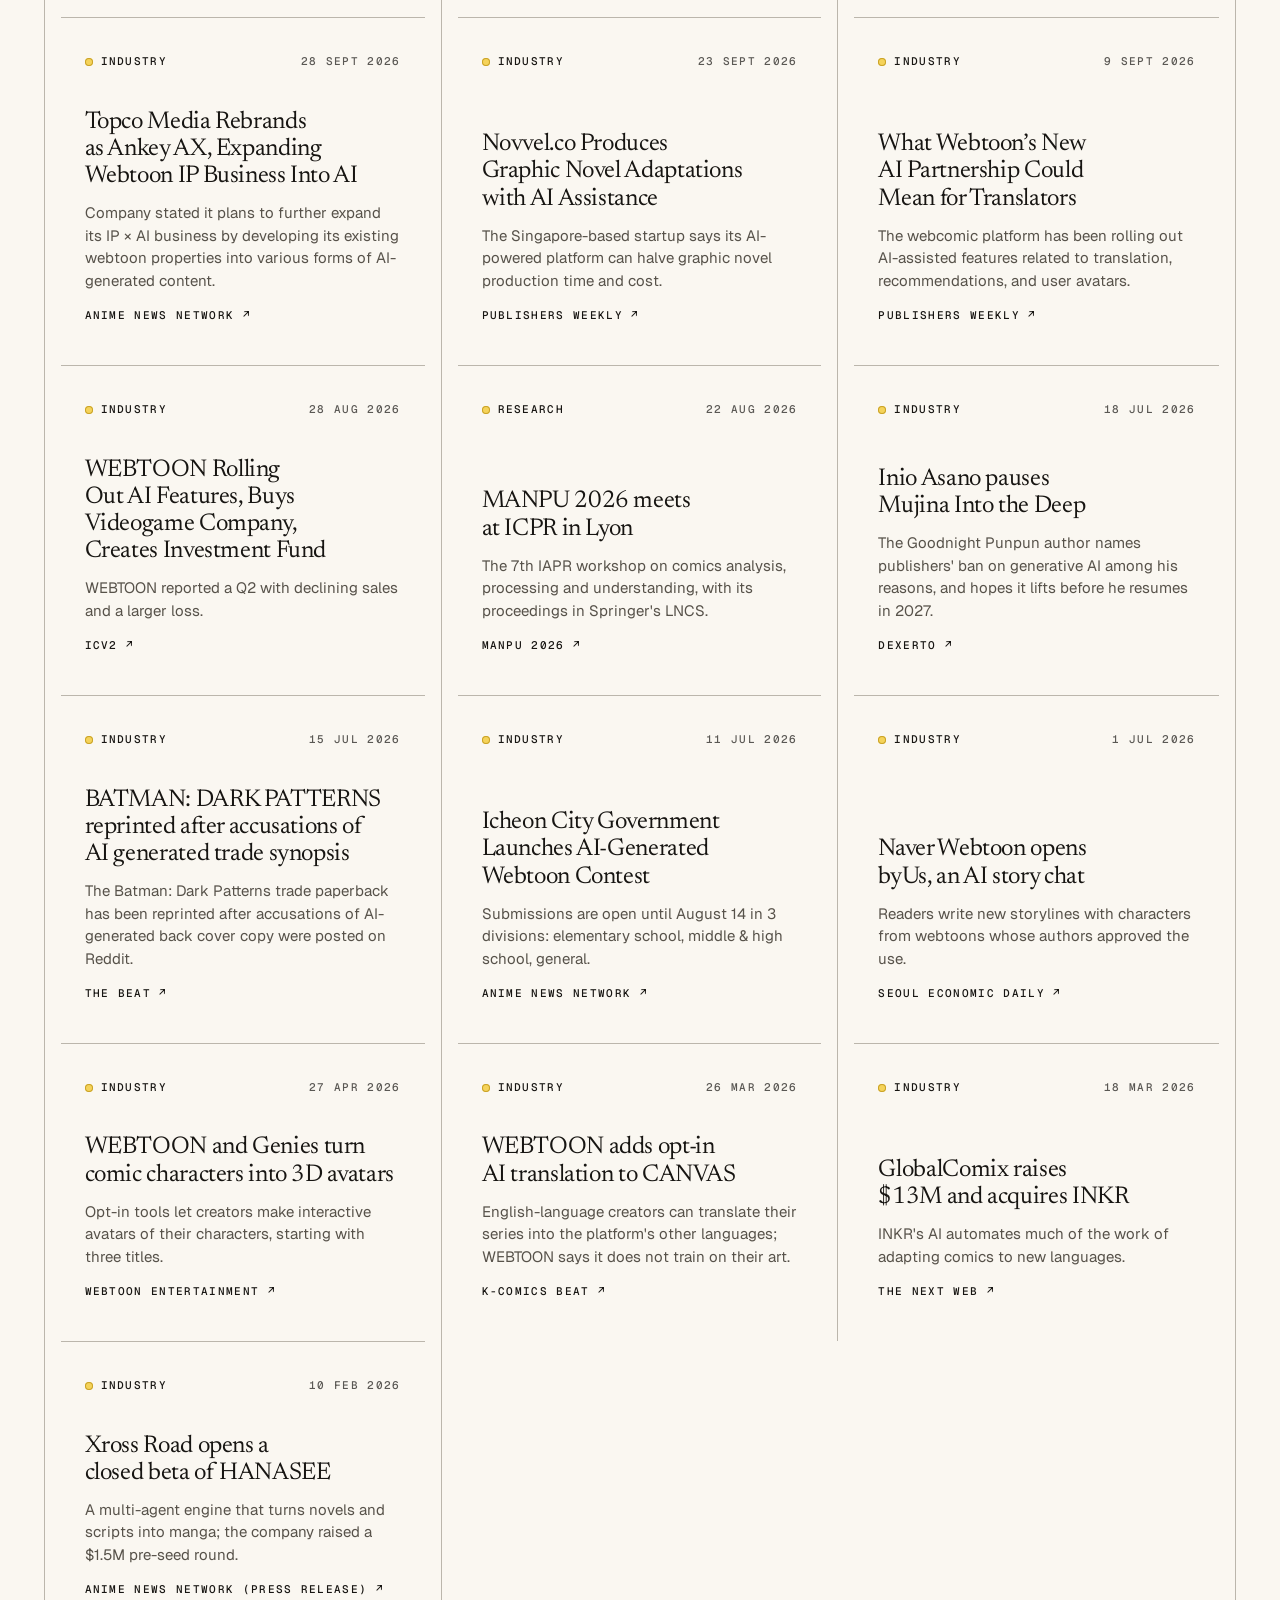
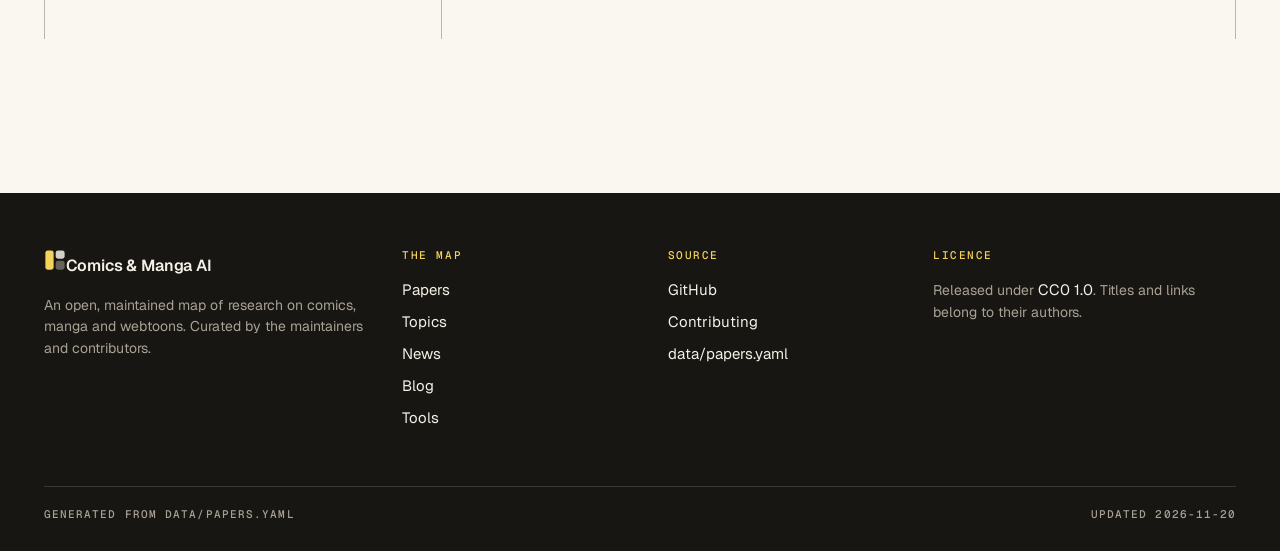
<file: docs/news.html>
<!doctype html>
<html lang="en">
<head>
<meta charset="utf-8">
<meta name="viewport" content="width=device-width, initial-scale=1, viewport-fit=cover">
<title>News · Awesome Comics &amp; Manga AI</title>
<link rel="icon" href="data:image/svg+xml,%3Csvg xmlns='http://www.w3.org/2000/svg' viewBox='0 0 32 32'%3E%3Crect x='2' y='2' width='12' height='28' rx='3.5' fill='%23f5d35a'/%3E%3Crect x='17' y='2' width='13' height='12' rx='3.5' fill='%23161512'/%3E%3Crect x='17' y='17' width='13' height='13' rx='3.5' fill='%239aa1ae'/%3E%3C/svg%3E">
<meta name="description" content="News from comic, manga and webtoon platforms about AI, research events of the field, and sponsored placements.">
<meta property="og:type" content="website">
<meta property="og:site_name" content="Awesome Comics &amp; Manga AI">
<meta property="og:title" content="News">
<meta property="og:description" content="News from comic, manga and webtoon platforms about AI, research events of the field, and sponsored placements.">
<meta property="og:url" content="https://sochastic.me/awesome-comics-ai/news.html">
<meta property="og:image" content="https://sochastic.me/awesome-comics-ai/assets/og.png">
<meta property="og:image:width" content="2400">
<meta property="og:image:height" content="1260">
<meta property="og:image:alt" content="Comics &amp; Manga AI: every way models read, search and draw comics. Papers, topics, blog and tools.">
<meta name="twitter:card" content="summary_large_image">
<meta name="twitter:title" content="News">
<meta name="twitter:description" content="News from comic, manga and webtoon platforms about AI, research events of the field, and sponsored placements.">
<meta name="twitter:image" content="https://sochastic.me/awesome-comics-ai/assets/og.png">
<link rel="preconnect" href="https://fonts.googleapis.com">
<link rel="preconnect" href="https://fonts.gstatic.com" crossorigin>
<link href="https://fonts.googleapis.com/css2?family=Geist:wght@300;400;500;600&family=Geist+Mono:wght@400;500&family=Newsreader:ital,opsz,wght@0,6..72,300..600;1,6..72,300..600&display=swap" rel="stylesheet">
<link rel="stylesheet" href="assets/site.css?v=bb0a9d63f1">
<script>try { var t = localStorage.getItem("theme"); if (t) document.documentElement.setAttribute("data-theme", t); } catch (e) {}</script>
<script src="assets/site.js?v=7d9ba7f054" defer></script>
</head>
<body data-page="news">
<header class="top">
  <div class="wrap bar">
    <a class="brand" href="index.html"><svg class="mark" viewBox="0 0 32 32" aria-hidden="true"><rect x="2" y="2" width="12" height="28" rx="3.5" fill="#f5d35a"/><rect x="17" y="2" width="13" height="12" rx="3.5" fill="currentColor" opacity=".85"/><rect x="17" y="17" width="13" height="13" rx="3.5" fill="currentColor" opacity=".35"/></svg>Comics &amp; Manga AI</a>
    <nav class="nav" aria-label="Main">
      <a class="tab" href="papers.html"><svg viewBox="0 0 24 24" fill="none" stroke="currentColor" stroke-width="1.7" stroke-linecap="round" stroke-linejoin="round" aria-hidden="true"><path d="M14 3H7a2 2 0 0 0-2 2v14a2 2 0 0 0 2 2h10a2 2 0 0 0 2-2V8z"/><path d="M14 3v5h5M9 13h6M9 17h4"/></svg><span>Papers</span></a>
      <a class="tab" href="topics.html"><svg viewBox="0 0 24 24" fill="none" stroke="currentColor" stroke-width="1.7" stroke-linecap="round" stroke-linejoin="round" aria-hidden="true"><rect x="3" y="3" width="7.5" height="18" rx="2"/><rect x="13.5" y="3" width="7.5" height="7.5" rx="2"/><rect x="13.5" y="13.5" width="7.5" height="7.5" rx="2"/></svg><span>Topics</span></a>
      <a class="tab on" aria-current="page" href="news.html"><svg viewBox="0 0 24 24" fill="none" stroke="currentColor" stroke-width="1.7" stroke-linecap="round" stroke-linejoin="round" aria-hidden="true"><path d="M4 5.5A1.5 1.5 0 0 1 5.5 4h11A1.5 1.5 0 0 1 18 5.5V18a2 2 0 0 0 2 2H6a2 2 0 0 1-2-2z"/><path d="M18 9h1.5A1.5 1.5 0 0 1 21 10.5V18a2 2 0 0 1-2 2"/><path d="M8 8h6M8 12h6M8 16h3"/></svg><span>News</span></a>
      <a class="tab" href="blog.html"><svg viewBox="0 0 24 24" fill="none" stroke="currentColor" stroke-width="1.7" stroke-linecap="round" stroke-linejoin="round" aria-hidden="true"><path d="M3 5.5A1.5 1.5 0 0 1 4.5 4H9a3 3 0 0 1 3 3v13a2.5 2.5 0 0 0-2.5-2.5h-5A1.5 1.5 0 0 1 3 16z"/><path d="M21 5.5A1.5 1.5 0 0 0 19.5 4H15a3 3 0 0 0-3 3v13a2.5 2.5 0 0 1 2.5-2.5h5a1.5 1.5 0 0 0 1.5-1.5z"/></svg><span>Blog</span></a>
      <a class="tab" href="tools.html"><svg viewBox="0 0 24 24" fill="none" stroke="currentColor" stroke-width="1.7" stroke-linecap="round" stroke-linejoin="round" aria-hidden="true"><path d="M14.7 6.3a4 4 0 0 0-5.4 5.4L3 18l3 3 6.3-6.3a4 4 0 0 0 5.4-5.4l-2.6 2.6-2.4-.6-.6-2.4z"/></svg><span>Tools</span></a>
      <a class="tab" data-repo="" href="https://github.com/eternal-f1ame/awesome-comics-ai"><svg viewBox="0 0 24 24" fill="none" stroke="currentColor" stroke-width="1.7" stroke-linecap="round" stroke-linejoin="round" aria-hidden="true"><path d="M9 19c-4.3 1.4-4.3-2.5-6-3m12 5v-3.5c0-1 .1-1.4-.5-2 2.8-.3 5.5-1.4 5.5-6a4.6 4.6 0 0 0-1.3-3.2 4.2 4.2 0 0 0-.1-3.2s-1.1-.3-3.5 1.3a12.3 12.3 0 0 0-6.2 0C6.5 2.8 5.4 3.1 5.4 3.1a4.2 4.2 0 0 0-.1 3.2A4.6 4.6 0 0 0 4 9.5c0 4.6 2.7 5.7 5.5 6-.6.6-.6 1.2-.5 2V21"/></svg><span>GitHub</span><span class="ext" aria-hidden="true">↗</span></a>
    </nav>
    <div class="theme" role="group" aria-label="Colour theme">
      <button type="button" data-t="light" aria-label="Light theme" aria-pressed="false"><svg viewBox="0 0 24 24" fill="none" stroke="currentColor" stroke-width="2" stroke-linecap="round"><circle cx="12" cy="12" r="4"/><path d="M12 2v2M12 20v2M4.9 4.9l1.4 1.4M17.7 17.7l1.4 1.4M2 12h2M20 12h2M4.9 19.1l1.4-1.4M17.7 6.3l1.4-1.4"/></svg></button>
      <button type="button" data-t="dark" aria-label="Dark theme" aria-pressed="false"><svg viewBox="0 0 24 24" fill="none" stroke="currentColor" stroke-width="2" stroke-linecap="round" stroke-linejoin="round"><path d="M21 12.8A9 9 0 1 1 11.2 3a7 7 0 0 0 9.8 9.8z"/></svg></button>
    </div>
  </div>
</header>

<main class="wrap" id="top">
  <header class="pagehead reveal">
    <p class="eyebrow">News</p>
    <h1>News from comics and AI</h1>
    <p class="lead">What comic, manga and webtoon platforms are doing with AI, the research events of the field, and work from the people who build in this space. Sponsored items are always marked.</p>
  </header>

  <div class="tiles three" id="news-list"></div>
</main>

<footer class="foot">
  <div class="wrap">
    <div class="cols">
      <div><a class="brand" href="index.html"><svg class="mark" viewBox="0 0 32 32" aria-hidden="true"><rect x="2" y="2" width="12" height="28" rx="3.5" fill="#f5d35a"/><rect x="17" y="2" width="13" height="12" rx="3.5" fill="currentColor" opacity=".85"/><rect x="17" y="17" width="13" height="13" rx="3.5" fill="currentColor" opacity=".35"/></svg>Comics &amp; Manga AI</a><p>An open, maintained map of research on comics, manga and webtoons. Curated by the maintainers and contributors.</p></div>
      <div><p class="fl">The map</p><a href="papers.html">Papers</a><a href="topics.html">Topics</a><a href="news.html">News</a><a href="blog.html">Blog</a><a href="tools.html">Tools</a></div>
      <div><p class="fl">Source</p><a data-repo="" href="https://github.com/eternal-f1ame/awesome-comics-ai">GitHub</a><a data-repo="/blob/main/CONTRIBUTING.md" href="https://github.com/eternal-f1ame/awesome-comics-ai/blob/main/CONTRIBUTING.md">Contributing</a><a data-repo="/blob/main/data/papers.yaml" href="https://github.com/eternal-f1ame/awesome-comics-ai/blob/main/data/papers.yaml">data/papers.yaml</a></div>
      <div><p class="fl">Licence</p><p>Released under <a href="https://creativecommons.org/publicdomain/zero/1.0/" style="display:inline;margin:0">CC0 1.0</a>. Titles and links belong to their authors.</p></div>
    </div>
    <div class="base"><span>Generated from data/papers.yaml</span><span id="updated-foot"></span></div>
  </div>
</footer>
</body>
</html>
</file>
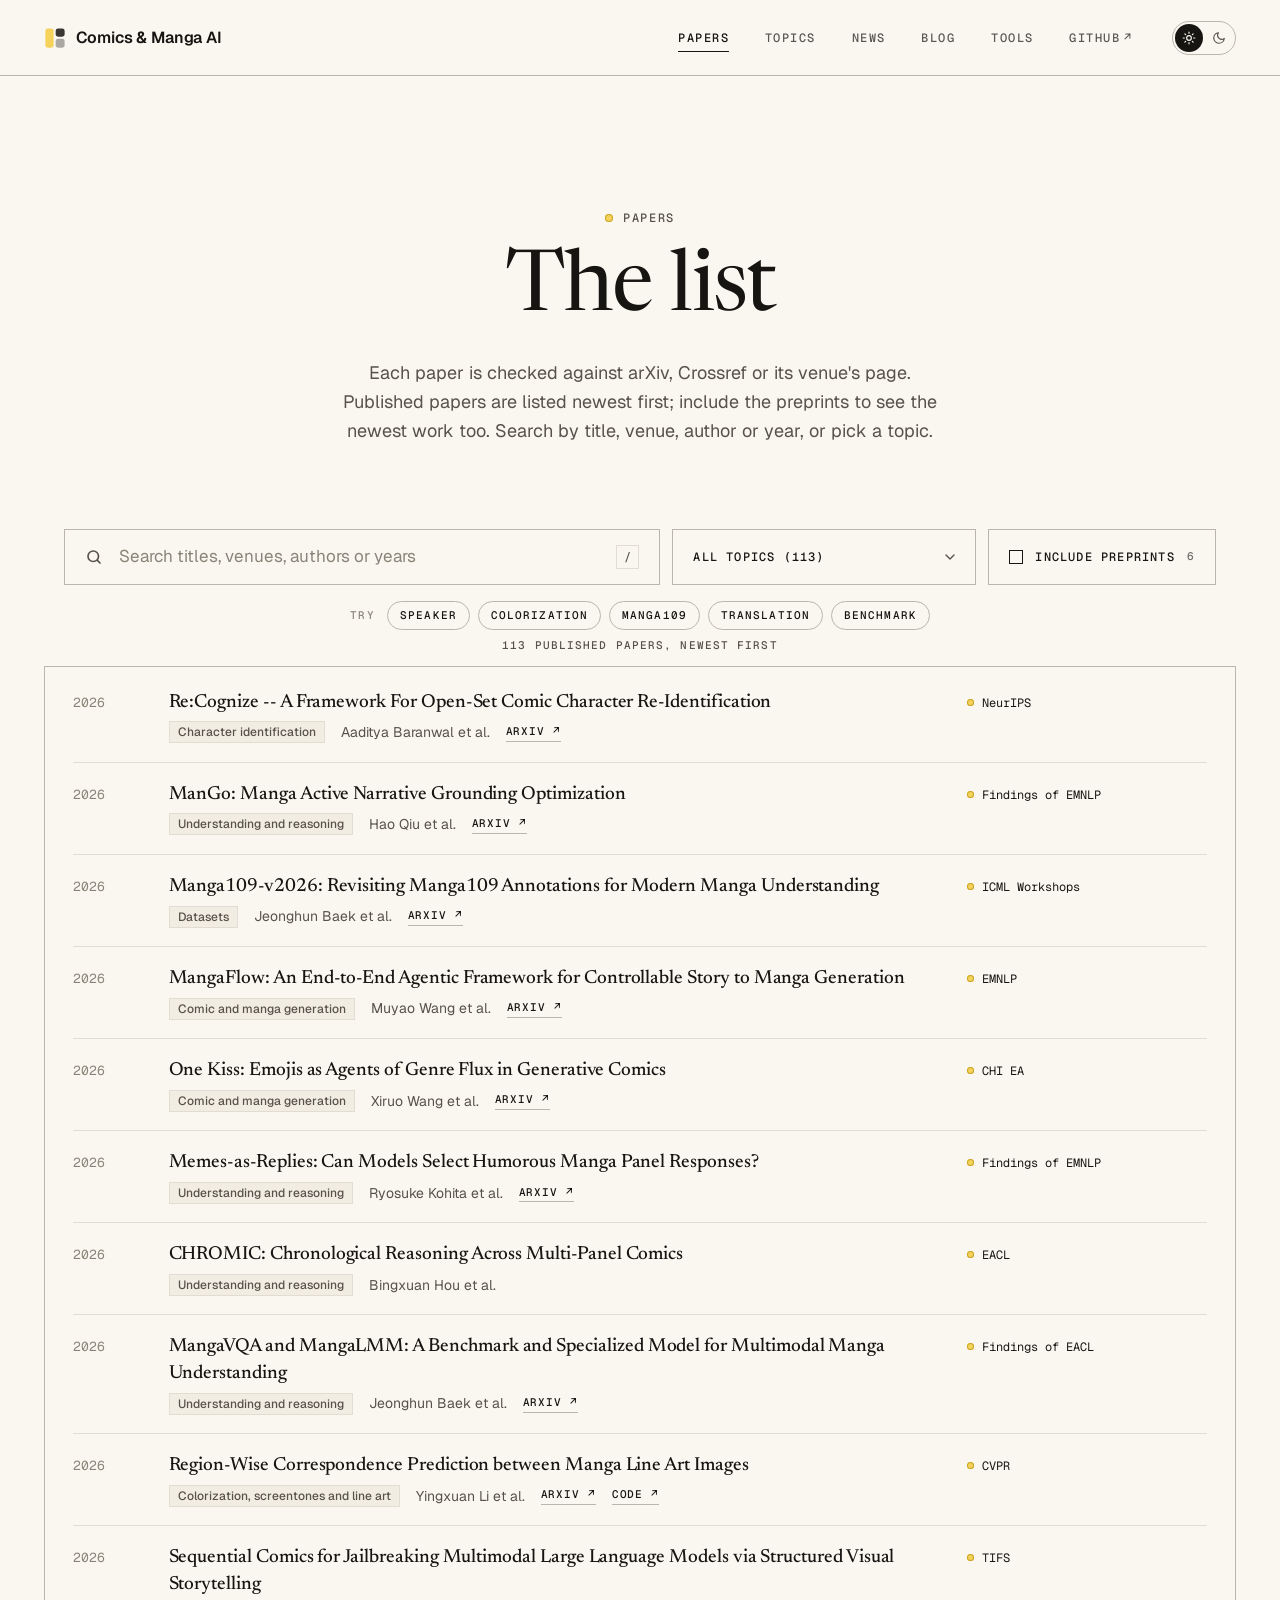
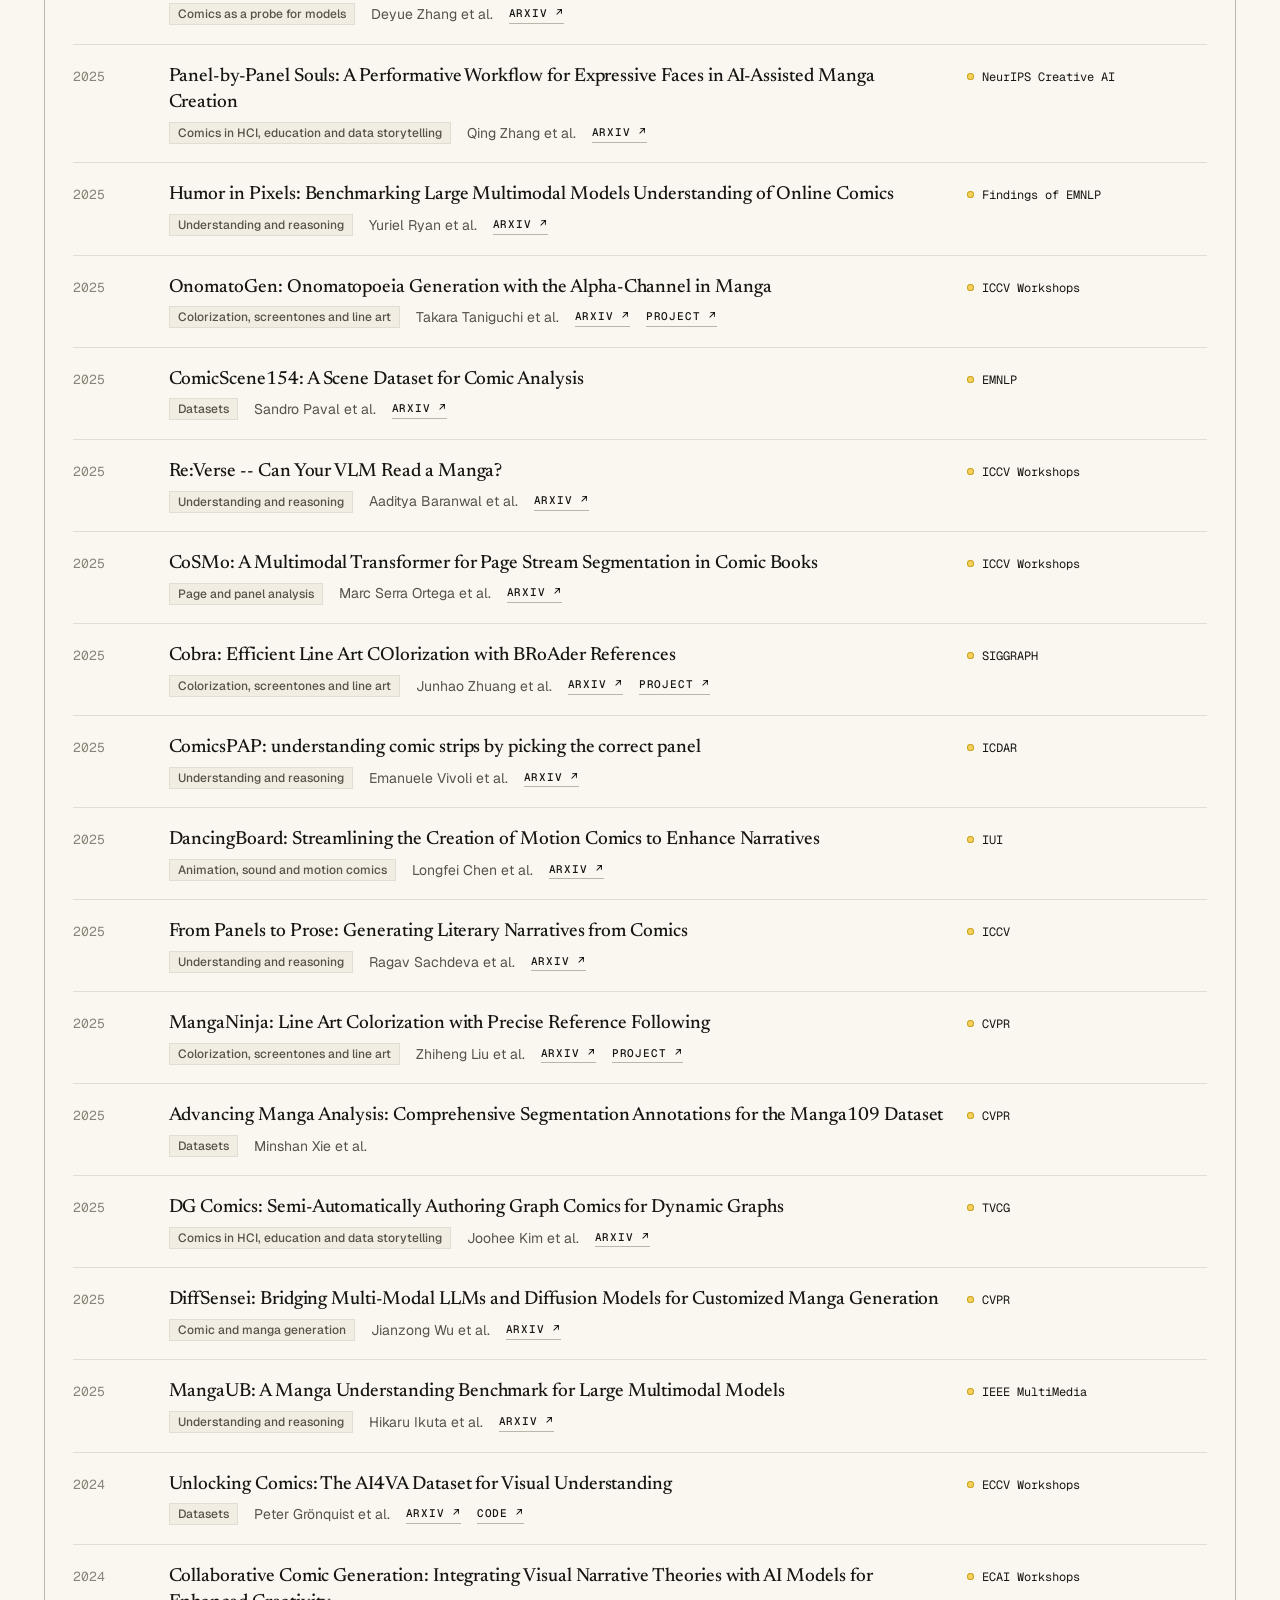
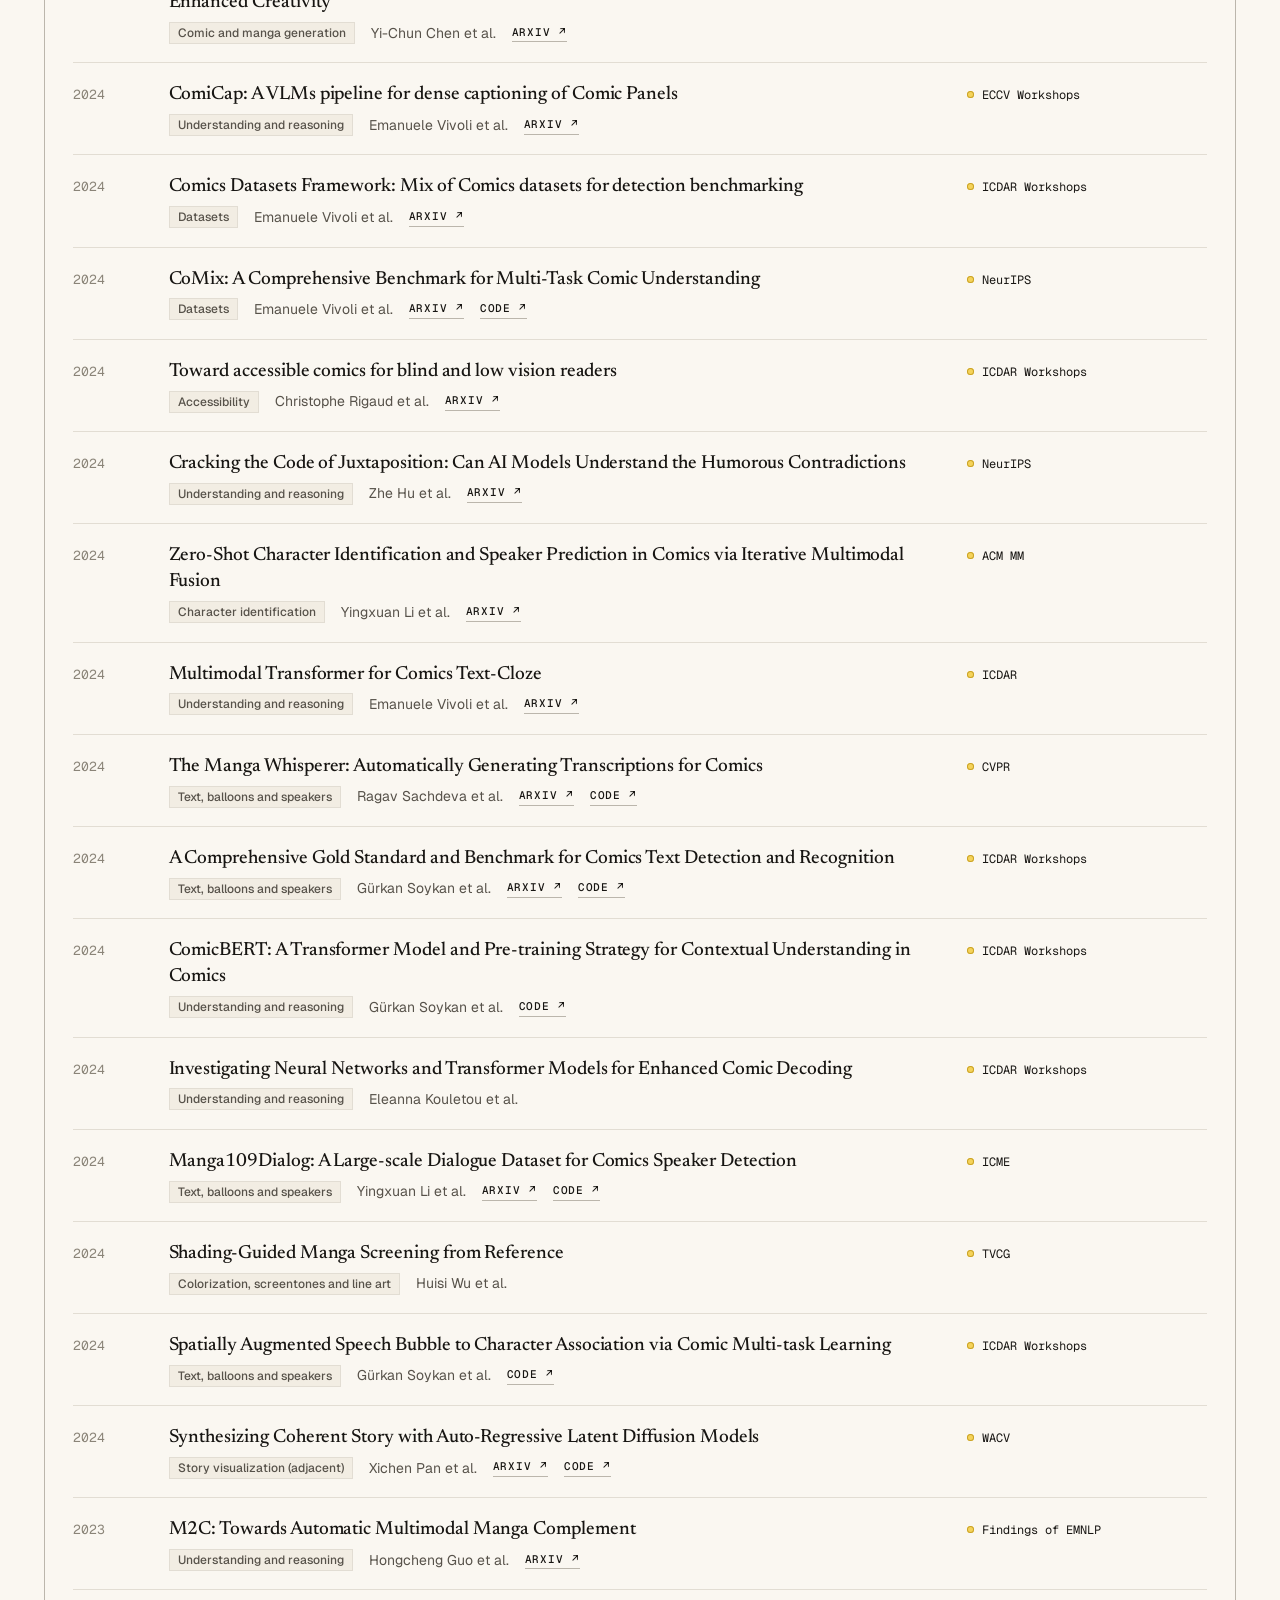
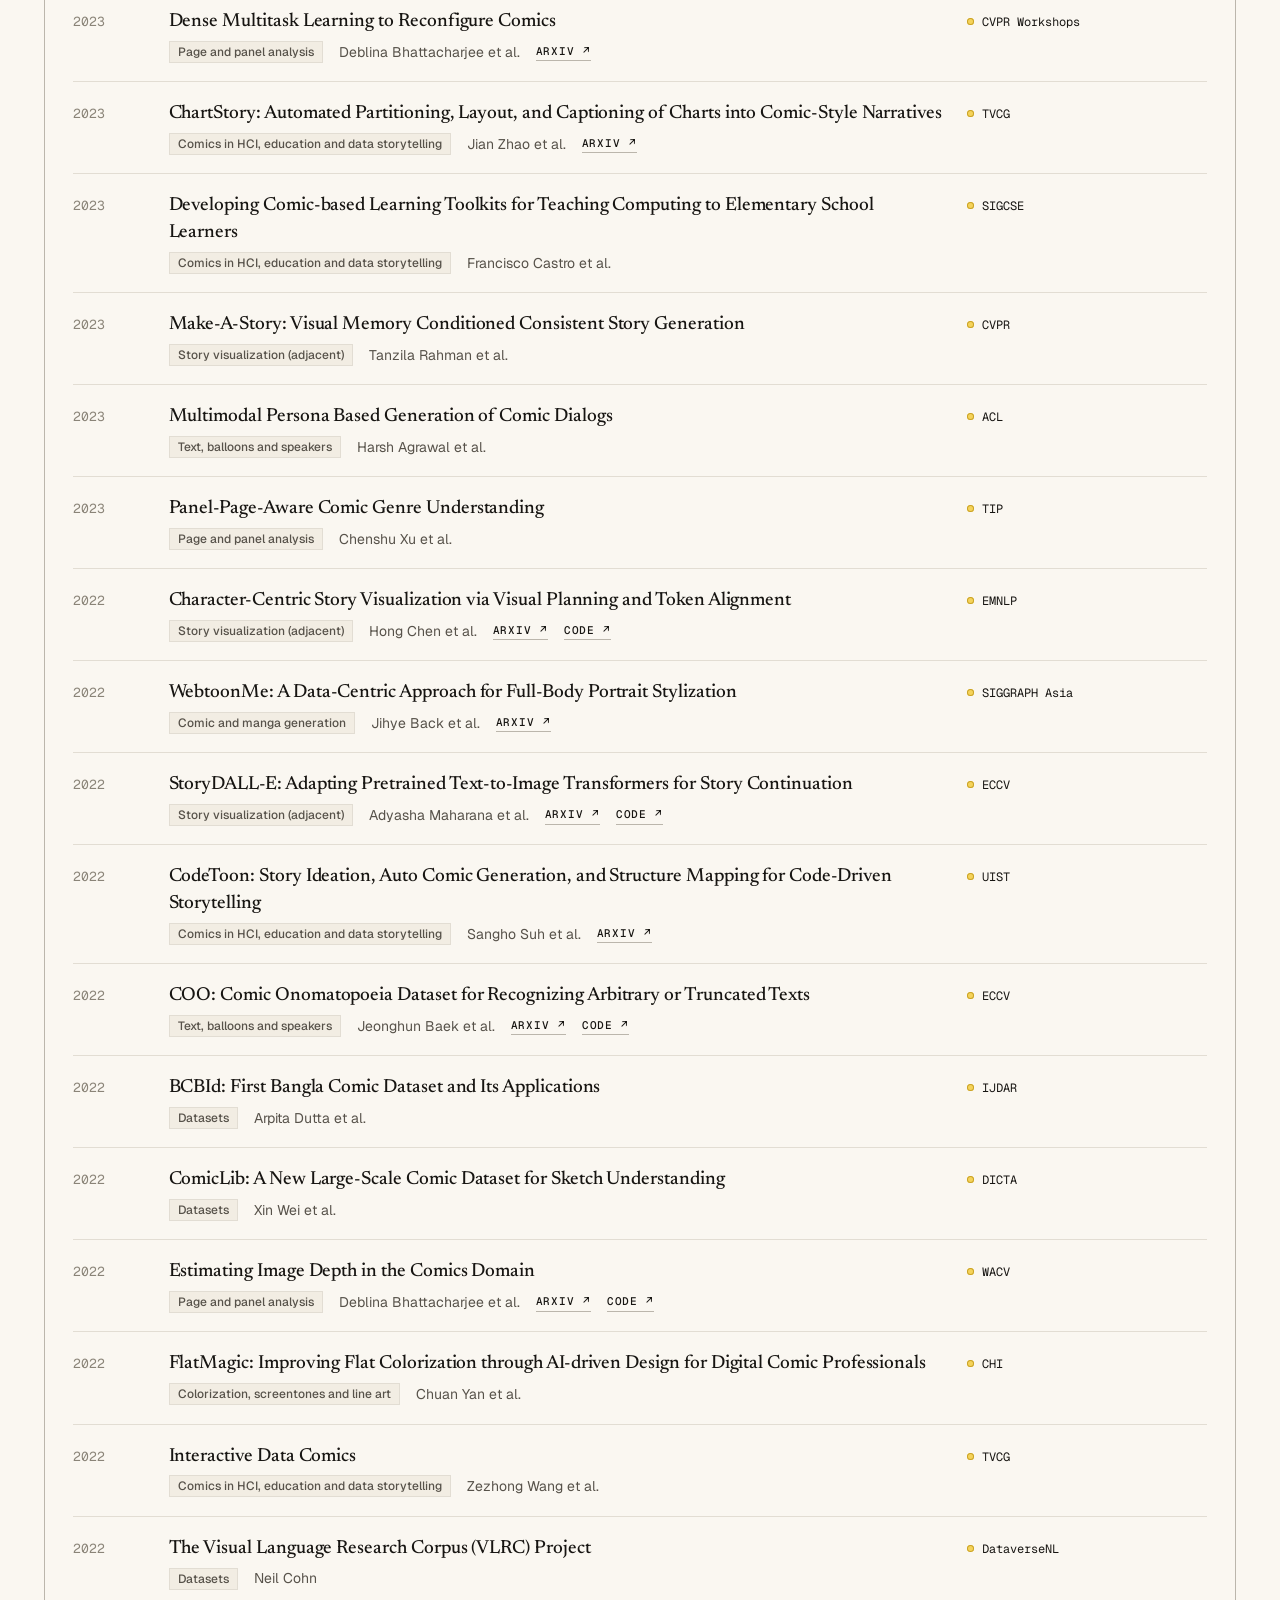
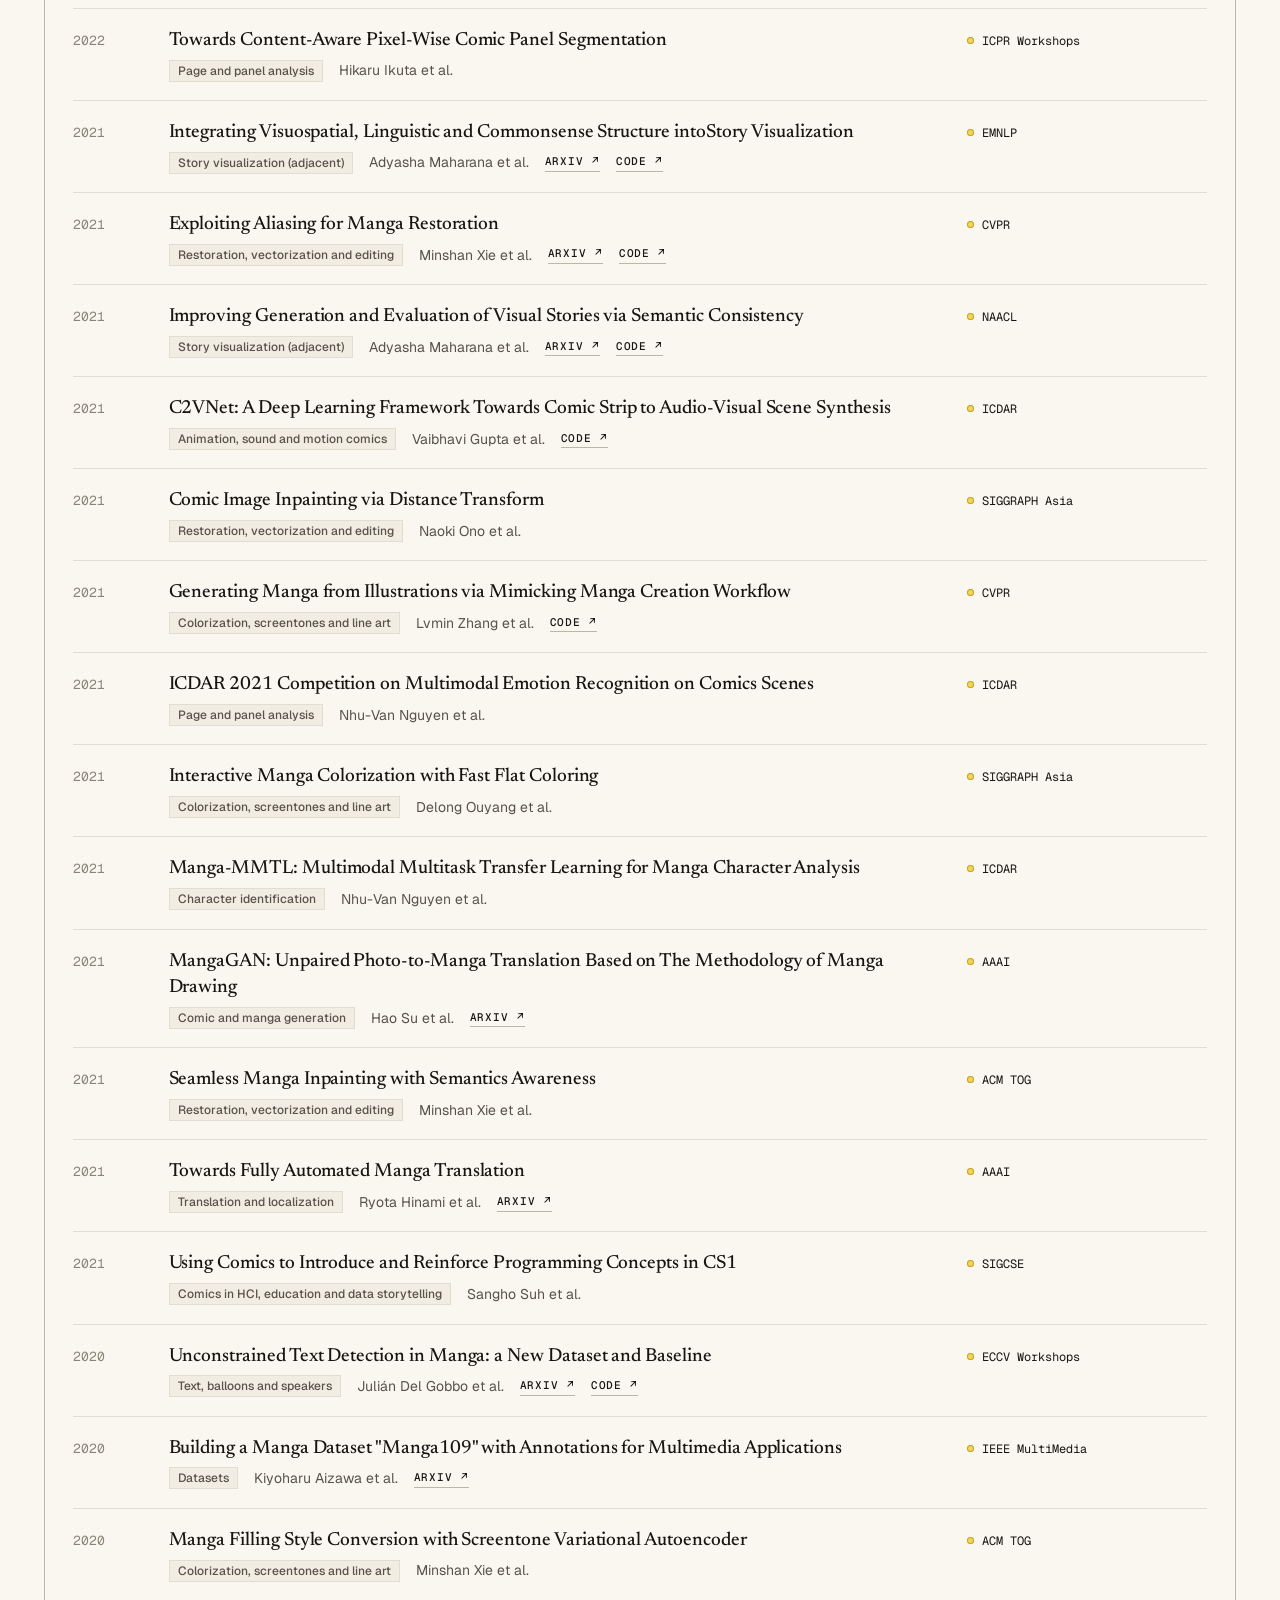
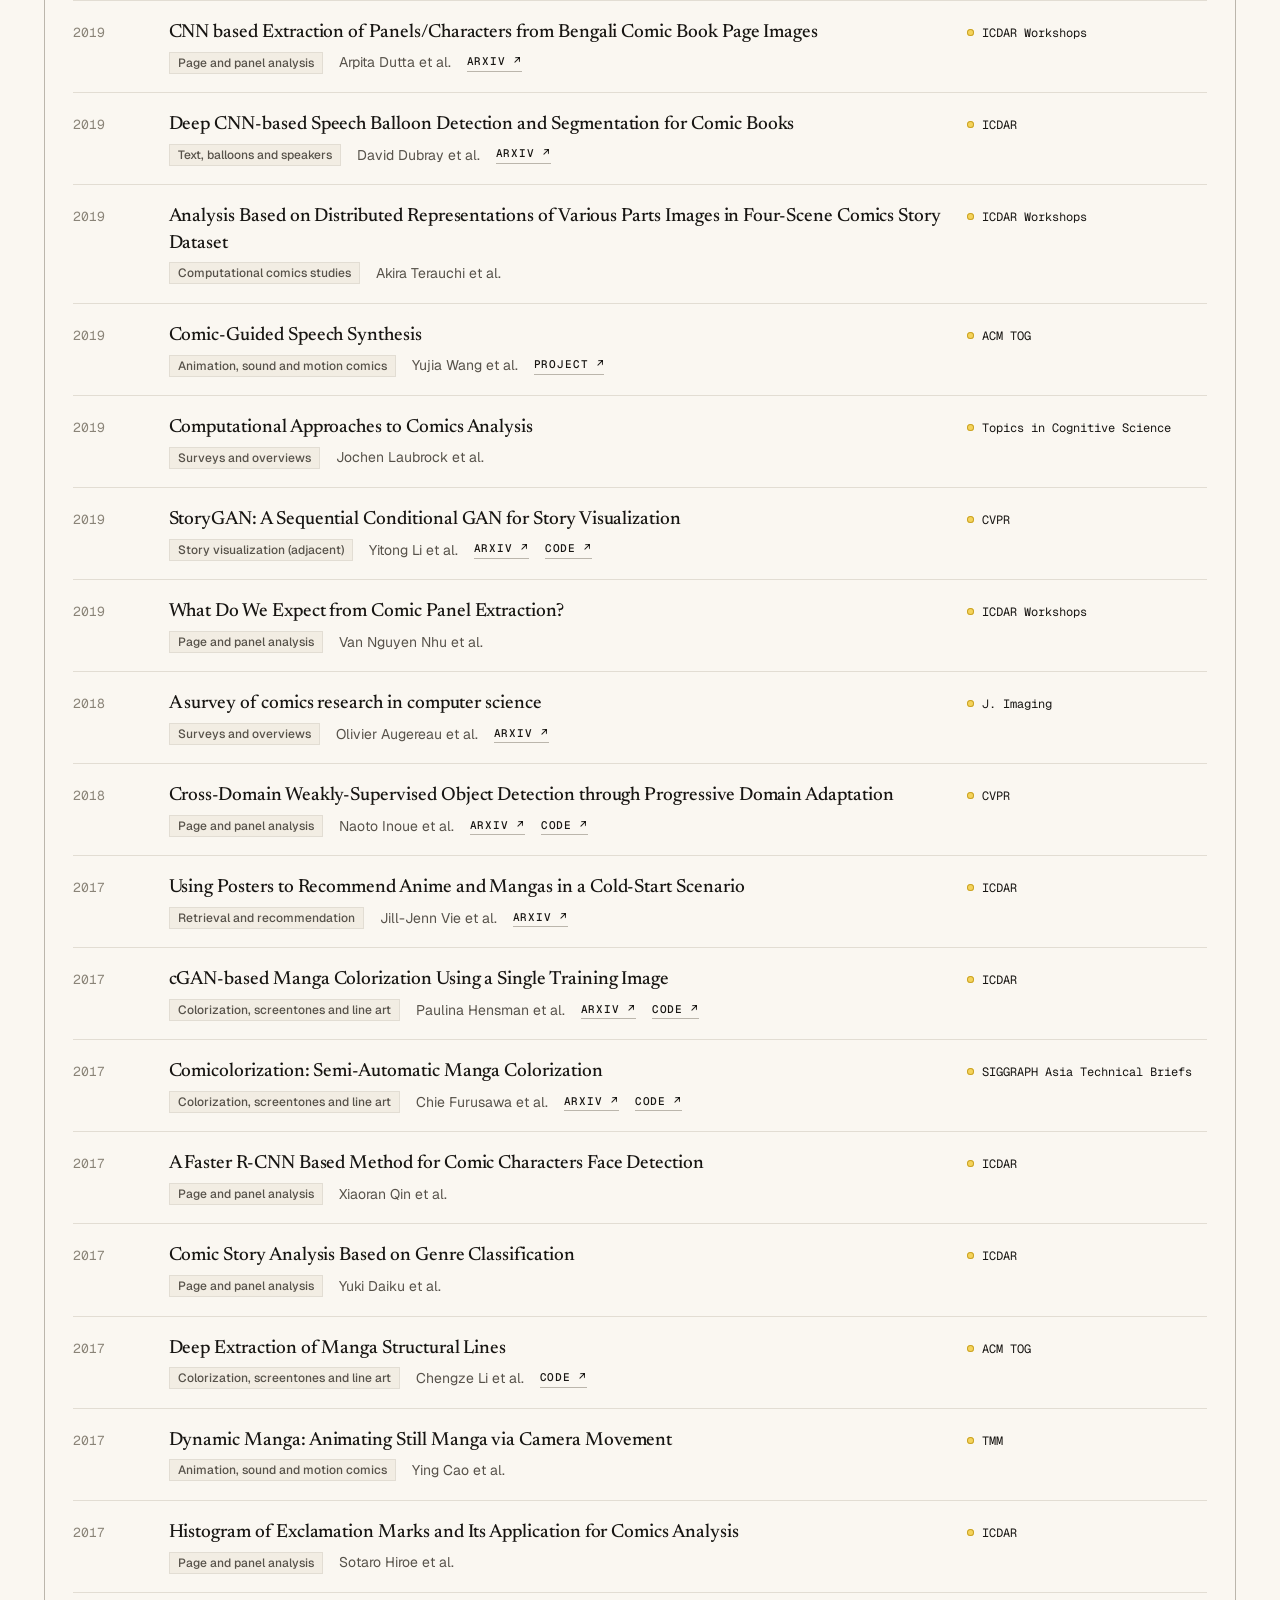
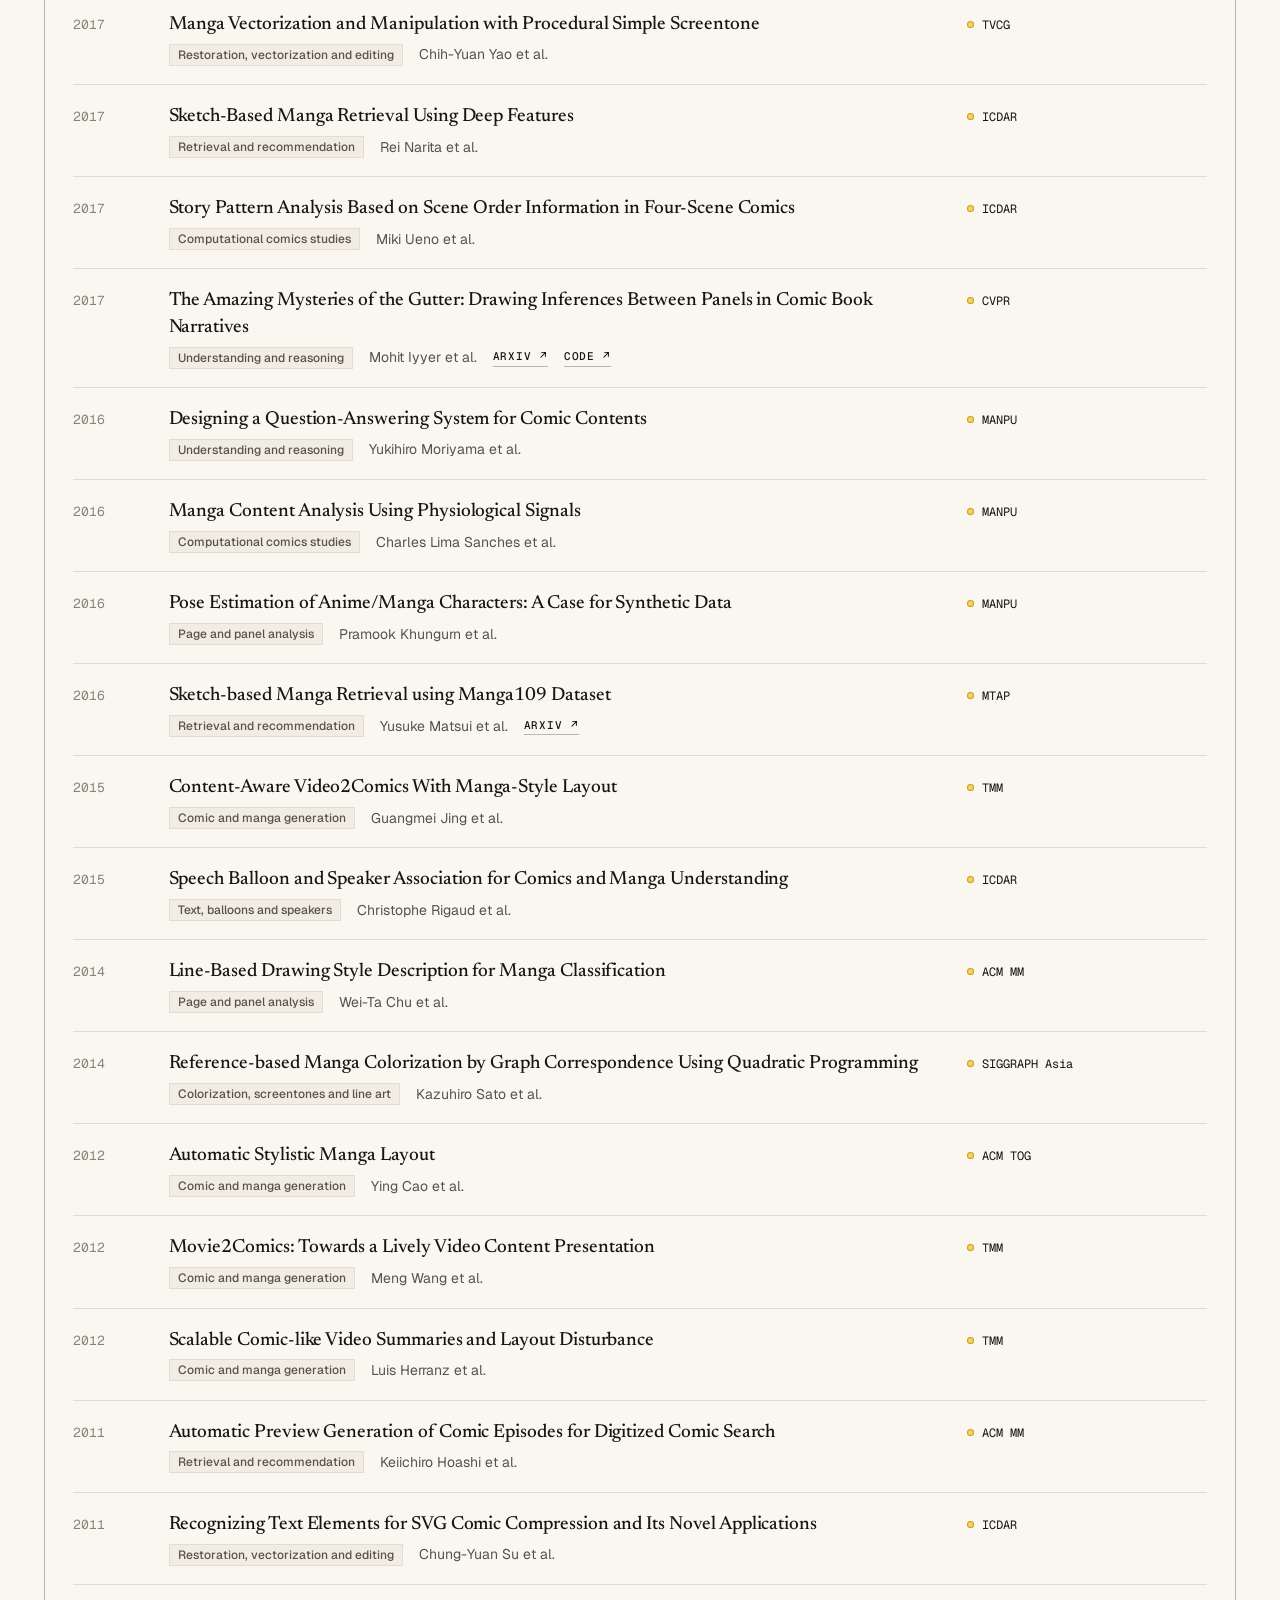
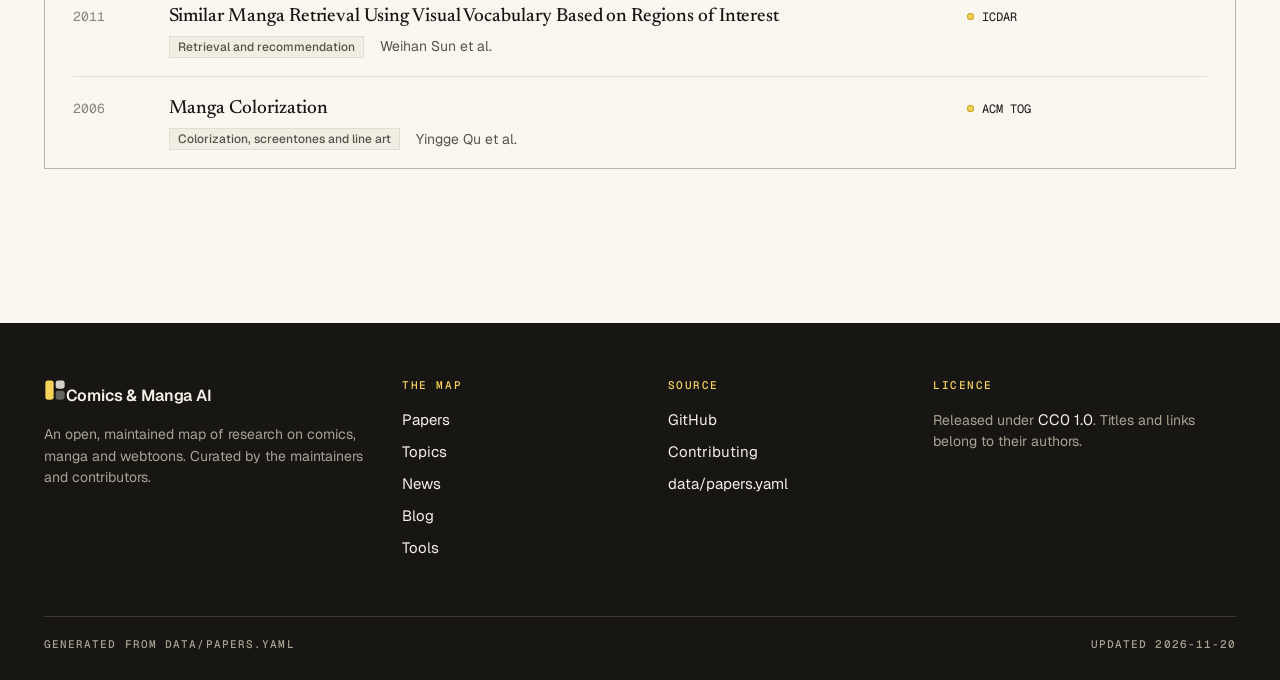
<file: docs/papers.html>
<!doctype html>
<html lang="en">
<head>
<meta charset="utf-8">
<meta name="viewport" content="width=device-width, initial-scale=1, viewport-fit=cover">
<title>Papers · Awesome Comics &amp; Manga AI</title>
<link rel="icon" href="data:image/svg+xml,%3Csvg xmlns='http://www.w3.org/2000/svg' viewBox='0 0 32 32'%3E%3Crect x='2' y='2' width='12' height='28' rx='3.5' fill='%23f5d35a'/%3E%3Crect x='17' y='2' width='13' height='12' rx='3.5' fill='%23161512'/%3E%3Crect x='17' y='17' width='13' height='13' rx='3.5' fill='%239aa1ae'/%3E%3C/svg%3E">
<meta name="description" content="Every paper on the comics and manga AI map, searchable by title, venue, author or year.">
<meta property="og:type" content="website">
<meta property="og:site_name" content="Awesome Comics &amp; Manga AI">
<meta property="og:title" content="Papers">
<meta property="og:description" content="Every paper on the comics and manga AI map, searchable by title, venue, author or year.">
<meta property="og:url" content="https://sochastic.me/awesome-comics-ai/papers.html">
<meta property="og:image" content="https://sochastic.me/awesome-comics-ai/assets/og.png">
<meta property="og:image:width" content="2400">
<meta property="og:image:height" content="1260">
<meta property="og:image:alt" content="Comics &amp; Manga AI: every way models read, search and draw comics. Papers, topics, blog and tools.">
<meta name="twitter:card" content="summary_large_image">
<meta name="twitter:title" content="Papers">
<meta name="twitter:description" content="Every paper on the comics and manga AI map, searchable by title, venue, author or year.">
<meta name="twitter:image" content="https://sochastic.me/awesome-comics-ai/assets/og.png">
<link rel="preconnect" href="https://fonts.googleapis.com">
<link rel="preconnect" href="https://fonts.gstatic.com" crossorigin>
<link href="https://fonts.googleapis.com/css2?family=Geist:wght@300;400;500;600&family=Geist+Mono:wght@400;500&family=Newsreader:ital,opsz,wght@0,6..72,300..600;1,6..72,300..600&display=swap" rel="stylesheet">
<link rel="stylesheet" href="assets/site.css?v=bb0a9d63f1">
<script>try { var t = localStorage.getItem("theme"); if (t) document.documentElement.setAttribute("data-theme", t); } catch (e) {}</script>
<script src="assets/site.js?v=7d9ba7f054" defer></script>
</head>
<body data-page="papers">
<header class="top">
  <div class="wrap bar">
    <a class="brand" href="index.html"><svg class="mark" viewBox="0 0 32 32" aria-hidden="true"><rect x="2" y="2" width="12" height="28" rx="3.5" fill="#f5d35a"/><rect x="17" y="2" width="13" height="12" rx="3.5" fill="currentColor" opacity=".85"/><rect x="17" y="17" width="13" height="13" rx="3.5" fill="currentColor" opacity=".35"/></svg>Comics &amp; Manga AI</a>
    <nav class="nav" aria-label="Main">
      <a class="tab on" aria-current="page" href="papers.html"><svg viewBox="0 0 24 24" fill="none" stroke="currentColor" stroke-width="1.7" stroke-linecap="round" stroke-linejoin="round" aria-hidden="true"><path d="M14 3H7a2 2 0 0 0-2 2v14a2 2 0 0 0 2 2h10a2 2 0 0 0 2-2V8z"/><path d="M14 3v5h5M9 13h6M9 17h4"/></svg><span>Papers</span></a>
      <a class="tab" href="topics.html"><svg viewBox="0 0 24 24" fill="none" stroke="currentColor" stroke-width="1.7" stroke-linecap="round" stroke-linejoin="round" aria-hidden="true"><rect x="3" y="3" width="7.5" height="18" rx="2"/><rect x="13.5" y="3" width="7.5" height="7.5" rx="2"/><rect x="13.5" y="13.5" width="7.5" height="7.5" rx="2"/></svg><span>Topics</span></a>
      <a class="tab" href="news.html"><svg viewBox="0 0 24 24" fill="none" stroke="currentColor" stroke-width="1.7" stroke-linecap="round" stroke-linejoin="round" aria-hidden="true"><path d="M4 5.5A1.5 1.5 0 0 1 5.5 4h11A1.5 1.5 0 0 1 18 5.5V18a2 2 0 0 0 2 2H6a2 2 0 0 1-2-2z"/><path d="M18 9h1.5A1.5 1.5 0 0 1 21 10.5V18a2 2 0 0 1-2 2"/><path d="M8 8h6M8 12h6M8 16h3"/></svg><span>News</span></a>
      <a class="tab" href="blog.html"><svg viewBox="0 0 24 24" fill="none" stroke="currentColor" stroke-width="1.7" stroke-linecap="round" stroke-linejoin="round" aria-hidden="true"><path d="M3 5.5A1.5 1.5 0 0 1 4.5 4H9a3 3 0 0 1 3 3v13a2.5 2.5 0 0 0-2.5-2.5h-5A1.5 1.5 0 0 1 3 16z"/><path d="M21 5.5A1.5 1.5 0 0 0 19.5 4H15a3 3 0 0 0-3 3v13a2.5 2.5 0 0 1 2.5-2.5h5a1.5 1.5 0 0 0 1.5-1.5z"/></svg><span>Blog</span></a>
      <a class="tab" href="tools.html"><svg viewBox="0 0 24 24" fill="none" stroke="currentColor" stroke-width="1.7" stroke-linecap="round" stroke-linejoin="round" aria-hidden="true"><path d="M14.7 6.3a4 4 0 0 0-5.4 5.4L3 18l3 3 6.3-6.3a4 4 0 0 0 5.4-5.4l-2.6 2.6-2.4-.6-.6-2.4z"/></svg><span>Tools</span></a>
      <a class="tab" data-repo="" href="https://github.com/eternal-f1ame/awesome-comics-ai"><svg viewBox="0 0 24 24" fill="none" stroke="currentColor" stroke-width="1.7" stroke-linecap="round" stroke-linejoin="round" aria-hidden="true"><path d="M9 19c-4.3 1.4-4.3-2.5-6-3m12 5v-3.5c0-1 .1-1.4-.5-2 2.8-.3 5.5-1.4 5.5-6a4.6 4.6 0 0 0-1.3-3.2 4.2 4.2 0 0 0-.1-3.2s-1.1-.3-3.5 1.3a12.3 12.3 0 0 0-6.2 0C6.5 2.8 5.4 3.1 5.4 3.1a4.2 4.2 0 0 0-.1 3.2A4.6 4.6 0 0 0 4 9.5c0 4.6 2.7 5.7 5.5 6-.6.6-.6 1.2-.5 2V21"/></svg><span>GitHub</span><span class="ext" aria-hidden="true">↗</span></a>
    </nav>
    <div class="theme" role="group" aria-label="Colour theme">
      <button type="button" data-t="light" aria-label="Light theme" aria-pressed="false"><svg viewBox="0 0 24 24" fill="none" stroke="currentColor" stroke-width="2" stroke-linecap="round"><circle cx="12" cy="12" r="4"/><path d="M12 2v2M12 20v2M4.9 4.9l1.4 1.4M17.7 17.7l1.4 1.4M2 12h2M20 12h2M4.9 19.1l1.4-1.4M17.7 6.3l1.4-1.4"/></svg></button>
      <button type="button" data-t="dark" aria-label="Dark theme" aria-pressed="false"><svg viewBox="0 0 24 24" fill="none" stroke="currentColor" stroke-width="2" stroke-linecap="round" stroke-linejoin="round"><path d="M21 12.8A9 9 0 1 1 11.2 3a7 7 0 0 0 9.8 9.8z"/></svg></button>
    </div>
  </div>
</header>

<main class="wrap" id="top">
  <header class="pagehead reveal">
    <p class="eyebrow">Papers</p>
    <h1>The list</h1>
    <p class="lead">Each paper is checked against arXiv, Crossref or its venue's page. Published papers are listed newest first; include the preprints to see the newest work too. Search by title, venue, author or year, or pick a topic.</p>
  </header>

  <div class="controls">
    <label class="search" for="q">
      <svg viewBox="0 0 24 24" fill="none" stroke="currentColor" stroke-width="2.2" stroke-linecap="round" aria-hidden="true"><circle cx="11" cy="11" r="7"/><path d="m20 20-3.5-3.5"/></svg>
      <input id="q" type="search" placeholder="Search titles, venues, authors or years" autocomplete="off">
      <kbd>/</kbd>
    </label>
    <label class="pick" for="topic">
      <span class="sr">Topic</span>
      <select id="topic"><option value="all">All topics</option></select>
      <svg viewBox="0 0 24 24" fill="none" stroke="currentColor" stroke-width="2" stroke-linecap="round" stroke-linejoin="round" aria-hidden="true"><path d="m6 9 6 6 6-6"/></svg>
    </label>
    <button class="toggle" id="preprints" type="button" aria-pressed="false"><span class="box" aria-hidden="true"></span>Include preprints<small></small></button>
  </div>
  <div class="try" id="try"><span>Try</span></div>
  <p class="count" id="count" aria-live="polite"></p>
  <div class="list frame" id="results"></div>
</main>

<footer class="foot">
  <div class="wrap">
    <div class="cols">
      <div><a class="brand" href="index.html"><svg class="mark" viewBox="0 0 32 32" aria-hidden="true"><rect x="2" y="2" width="12" height="28" rx="3.5" fill="#f5d35a"/><rect x="17" y="2" width="13" height="12" rx="3.5" fill="currentColor" opacity=".85"/><rect x="17" y="17" width="13" height="13" rx="3.5" fill="currentColor" opacity=".35"/></svg>Comics &amp; Manga AI</a><p>An open, maintained map of research on comics, manga and webtoons. Curated by the maintainers and contributors.</p></div>
      <div><p class="fl">The map</p><a href="papers.html">Papers</a><a href="topics.html">Topics</a><a href="news.html">News</a><a href="blog.html">Blog</a><a href="tools.html">Tools</a></div>
      <div><p class="fl">Source</p><a data-repo="" href="https://github.com/eternal-f1ame/awesome-comics-ai">GitHub</a><a data-repo="/blob/main/CONTRIBUTING.md" href="https://github.com/eternal-f1ame/awesome-comics-ai/blob/main/CONTRIBUTING.md">Contributing</a><a data-repo="/blob/main/data/papers.yaml" href="https://github.com/eternal-f1ame/awesome-comics-ai/blob/main/data/papers.yaml">data/papers.yaml</a></div>
      <div><p class="fl">Licence</p><p>Released under <a href="https://creativecommons.org/publicdomain/zero/1.0/" style="display:inline;margin:0">CC0 1.0</a>. Titles and links belong to their authors.</p></div>
    </div>
    <div class="base"><span>Generated from data/papers.yaml</span><span id="updated-foot"></span></div>
  </div>
</footer>
</body>
</html>
</file>
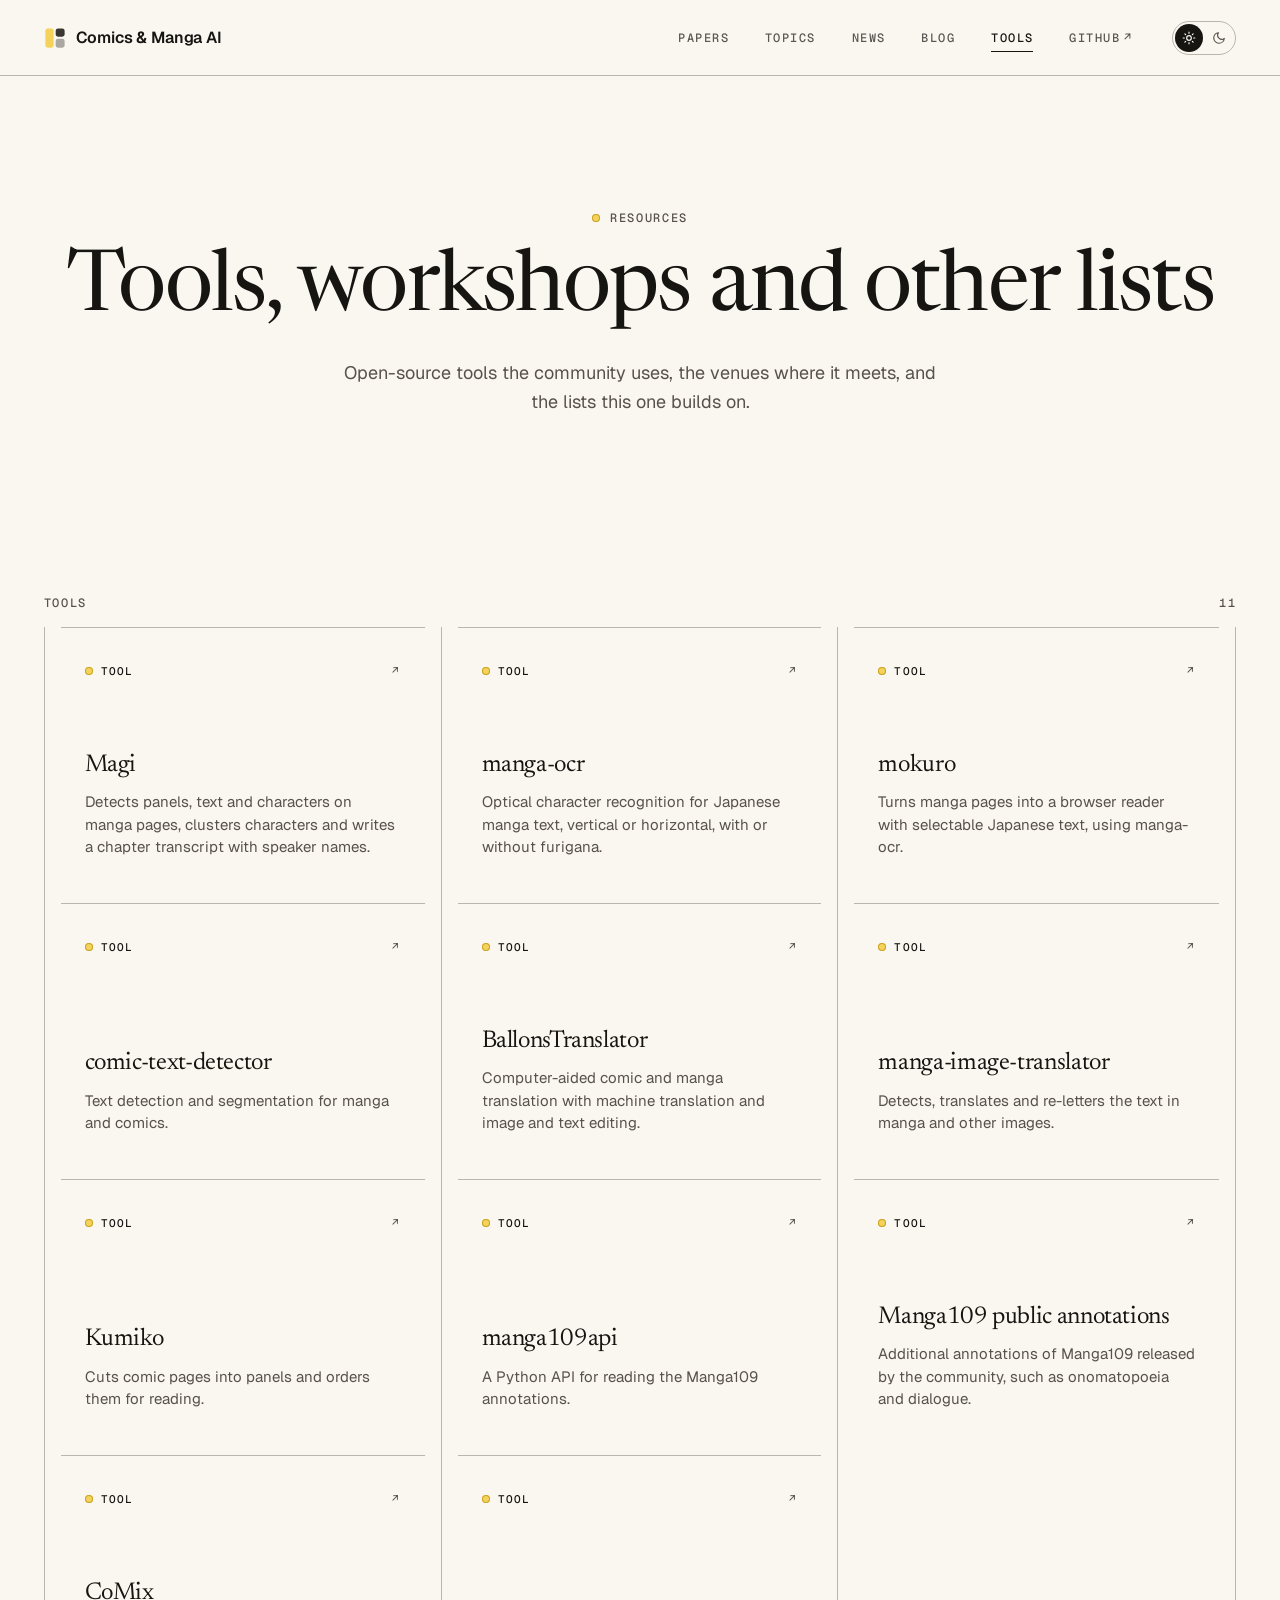
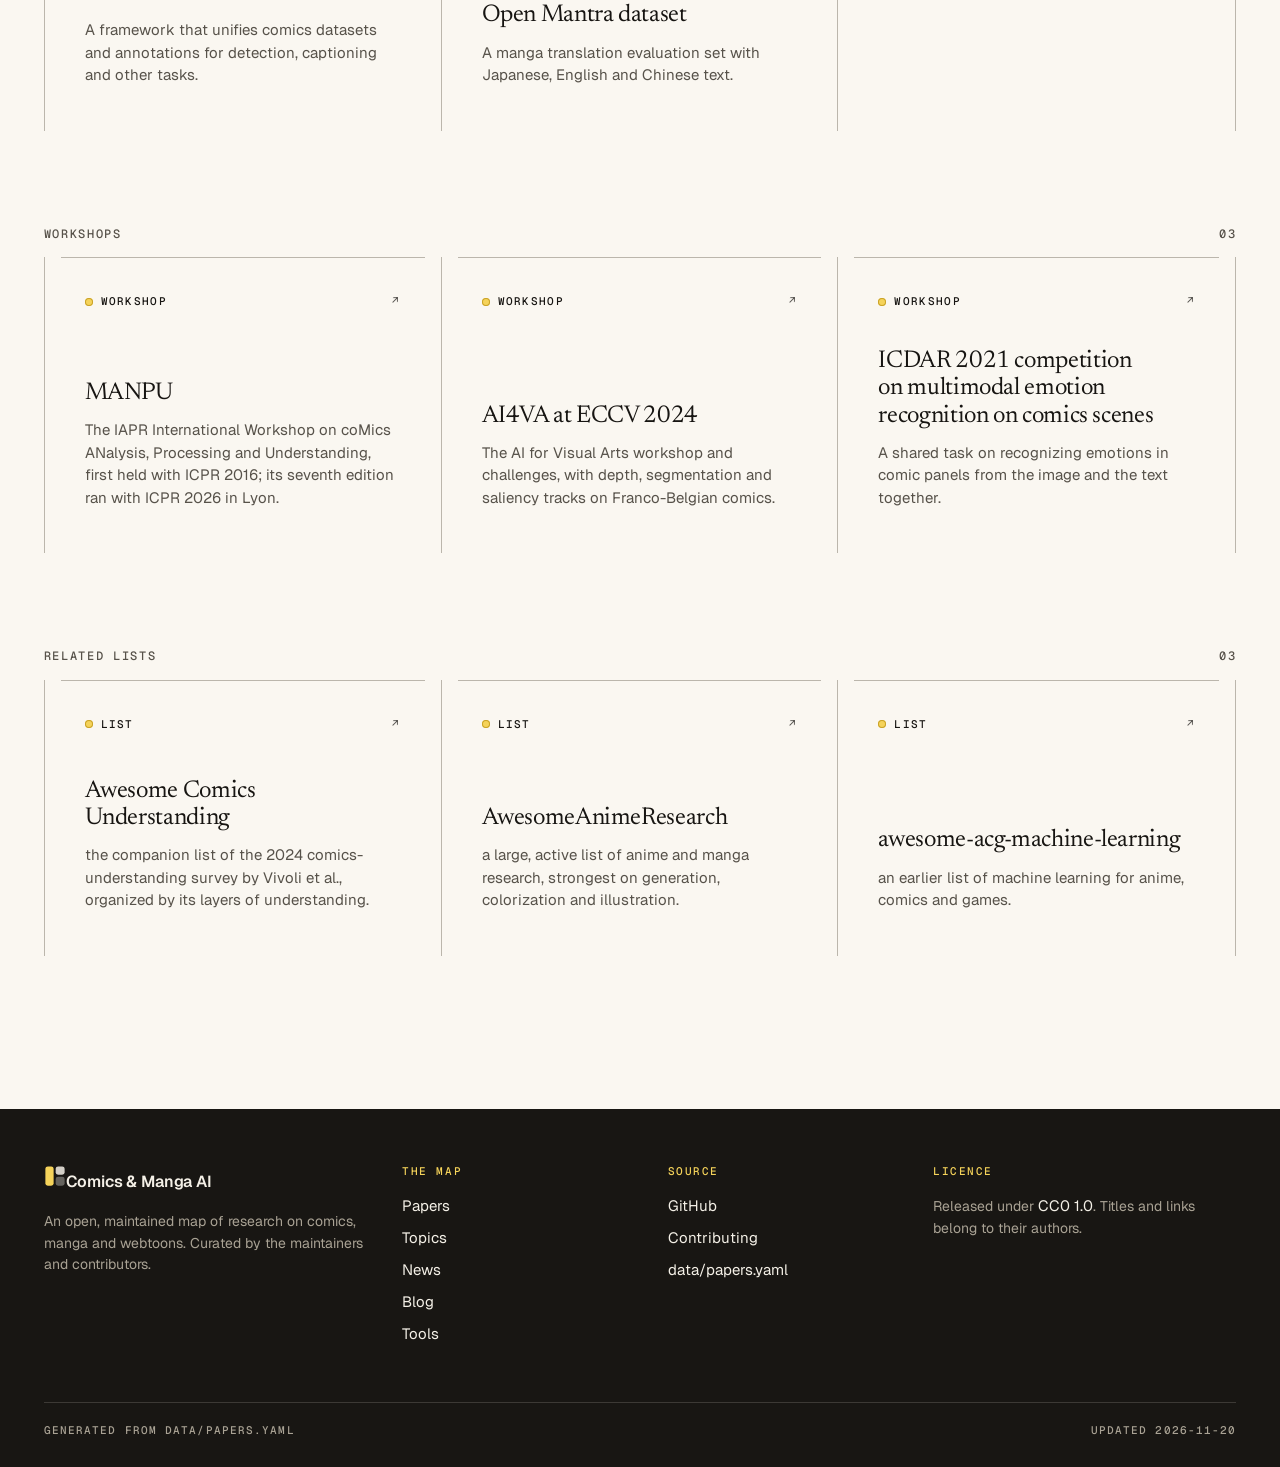
<file: docs/tools.html>
<!doctype html>
<html lang="en">
<head>
<meta charset="utf-8">
<meta name="viewport" content="width=device-width, initial-scale=1, viewport-fit=cover">
<title>Tools · Awesome Comics &amp; Manga AI</title>
<link rel="icon" href="data:image/svg+xml,%3Csvg xmlns='http://www.w3.org/2000/svg' viewBox='0 0 32 32'%3E%3Crect x='2' y='2' width='12' height='28' rx='3.5' fill='%23f5d35a'/%3E%3Crect x='17' y='2' width='13' height='12' rx='3.5' fill='%23161512'/%3E%3Crect x='17' y='17' width='13' height='13' rx='3.5' fill='%239aa1ae'/%3E%3C/svg%3E">
<meta name="description" content="Open-source tools, workshops and related lists for comics and manga AI.">
<meta property="og:type" content="website">
<meta property="og:site_name" content="Awesome Comics &amp; Manga AI">
<meta property="og:title" content="Tools">
<meta property="og:description" content="Open-source tools, workshops and related lists for comics and manga AI.">
<meta property="og:url" content="https://sochastic.me/awesome-comics-ai/tools.html">
<meta property="og:image" content="https://sochastic.me/awesome-comics-ai/assets/og.png">
<meta property="og:image:width" content="2400">
<meta property="og:image:height" content="1260">
<meta property="og:image:alt" content="Comics &amp; Manga AI: every way models read, search and draw comics. Papers, topics, blog and tools.">
<meta name="twitter:card" content="summary_large_image">
<meta name="twitter:title" content="Tools">
<meta name="twitter:description" content="Open-source tools, workshops and related lists for comics and manga AI.">
<meta name="twitter:image" content="https://sochastic.me/awesome-comics-ai/assets/og.png">
<link rel="preconnect" href="https://fonts.googleapis.com">
<link rel="preconnect" href="https://fonts.gstatic.com" crossorigin>
<link href="https://fonts.googleapis.com/css2?family=Geist:wght@300;400;500;600&family=Geist+Mono:wght@400;500&family=Newsreader:ital,opsz,wght@0,6..72,300..600;1,6..72,300..600&display=swap" rel="stylesheet">
<link rel="stylesheet" href="assets/site.css?v=bb0a9d63f1">
<script>try { var t = localStorage.getItem("theme"); if (t) document.documentElement.setAttribute("data-theme", t); } catch (e) {}</script>
<script src="assets/site.js?v=7d9ba7f054" defer></script>
</head>
<body data-page="tools">
<header class="top">
  <div class="wrap bar">
    <a class="brand" href="index.html"><svg class="mark" viewBox="0 0 32 32" aria-hidden="true"><rect x="2" y="2" width="12" height="28" rx="3.5" fill="#f5d35a"/><rect x="17" y="2" width="13" height="12" rx="3.5" fill="currentColor" opacity=".85"/><rect x="17" y="17" width="13" height="13" rx="3.5" fill="currentColor" opacity=".35"/></svg>Comics &amp; Manga AI</a>
    <nav class="nav" aria-label="Main">
      <a class="tab" href="papers.html"><svg viewBox="0 0 24 24" fill="none" stroke="currentColor" stroke-width="1.7" stroke-linecap="round" stroke-linejoin="round" aria-hidden="true"><path d="M14 3H7a2 2 0 0 0-2 2v14a2 2 0 0 0 2 2h10a2 2 0 0 0 2-2V8z"/><path d="M14 3v5h5M9 13h6M9 17h4"/></svg><span>Papers</span></a>
      <a class="tab" href="topics.html"><svg viewBox="0 0 24 24" fill="none" stroke="currentColor" stroke-width="1.7" stroke-linecap="round" stroke-linejoin="round" aria-hidden="true"><rect x="3" y="3" width="7.5" height="18" rx="2"/><rect x="13.5" y="3" width="7.5" height="7.5" rx="2"/><rect x="13.5" y="13.5" width="7.5" height="7.5" rx="2"/></svg><span>Topics</span></a>
      <a class="tab" href="news.html"><svg viewBox="0 0 24 24" fill="none" stroke="currentColor" stroke-width="1.7" stroke-linecap="round" stroke-linejoin="round" aria-hidden="true"><path d="M4 5.5A1.5 1.5 0 0 1 5.5 4h11A1.5 1.5 0 0 1 18 5.5V18a2 2 0 0 0 2 2H6a2 2 0 0 1-2-2z"/><path d="M18 9h1.5A1.5 1.5 0 0 1 21 10.5V18a2 2 0 0 1-2 2"/><path d="M8 8h6M8 12h6M8 16h3"/></svg><span>News</span></a>
      <a class="tab" href="blog.html"><svg viewBox="0 0 24 24" fill="none" stroke="currentColor" stroke-width="1.7" stroke-linecap="round" stroke-linejoin="round" aria-hidden="true"><path d="M3 5.5A1.5 1.5 0 0 1 4.5 4H9a3 3 0 0 1 3 3v13a2.5 2.5 0 0 0-2.5-2.5h-5A1.5 1.5 0 0 1 3 16z"/><path d="M21 5.5A1.5 1.5 0 0 0 19.5 4H15a3 3 0 0 0-3 3v13a2.5 2.5 0 0 1 2.5-2.5h5a1.5 1.5 0 0 0 1.5-1.5z"/></svg><span>Blog</span></a>
      <a class="tab on" aria-current="page" href="tools.html"><svg viewBox="0 0 24 24" fill="none" stroke="currentColor" stroke-width="1.7" stroke-linecap="round" stroke-linejoin="round" aria-hidden="true"><path d="M14.7 6.3a4 4 0 0 0-5.4 5.4L3 18l3 3 6.3-6.3a4 4 0 0 0 5.4-5.4l-2.6 2.6-2.4-.6-.6-2.4z"/></svg><span>Tools</span></a>
      <a class="tab" data-repo="" href="https://github.com/eternal-f1ame/awesome-comics-ai"><svg viewBox="0 0 24 24" fill="none" stroke="currentColor" stroke-width="1.7" stroke-linecap="round" stroke-linejoin="round" aria-hidden="true"><path d="M9 19c-4.3 1.4-4.3-2.5-6-3m12 5v-3.5c0-1 .1-1.4-.5-2 2.8-.3 5.5-1.4 5.5-6a4.6 4.6 0 0 0-1.3-3.2 4.2 4.2 0 0 0-.1-3.2s-1.1-.3-3.5 1.3a12.3 12.3 0 0 0-6.2 0C6.5 2.8 5.4 3.1 5.4 3.1a4.2 4.2 0 0 0-.1 3.2A4.6 4.6 0 0 0 4 9.5c0 4.6 2.7 5.7 5.5 6-.6.6-.6 1.2-.5 2V21"/></svg><span>GitHub</span><span class="ext" aria-hidden="true">↗</span></a>
    </nav>
    <div class="theme" role="group" aria-label="Colour theme">
      <button type="button" data-t="light" aria-label="Light theme" aria-pressed="false"><svg viewBox="0 0 24 24" fill="none" stroke="currentColor" stroke-width="2" stroke-linecap="round"><circle cx="12" cy="12" r="4"/><path d="M12 2v2M12 20v2M4.9 4.9l1.4 1.4M17.7 17.7l1.4 1.4M2 12h2M20 12h2M4.9 19.1l1.4-1.4M17.7 6.3l1.4-1.4"/></svg></button>
      <button type="button" data-t="dark" aria-label="Dark theme" aria-pressed="false"><svg viewBox="0 0 24 24" fill="none" stroke="currentColor" stroke-width="2" stroke-linecap="round" stroke-linejoin="round"><path d="M21 12.8A9 9 0 1 1 11.2 3a7 7 0 0 0 9.8 9.8z"/></svg></button>
    </div>
  </div>
</header>

<main class="wrap" id="top">
  <header class="pagehead reveal">
    <p class="eyebrow">Resources</p>
    <h1>Tools, workshops and other lists</h1>
    <p class="lead">Open-source tools the community uses, the venues where it meets, and the lists this one builds on.</p>
  </header>

  <p class="subhead"><span>Tools</span><span id="n-tools"></span></p>
  <div class="tiles three" id="tool-cards"></div>
  <p class="subhead"><span>Workshops</span><span id="n-workshops"></span></p>
  <div class="tiles three" id="workshop-cards"></div>
  <p class="subhead"><span>Related lists</span><span id="n-lists"></span></p>
  <div class="tiles three" id="list-cards"></div>
</main>

<footer class="foot">
  <div class="wrap">
    <div class="cols">
      <div><a class="brand" href="index.html"><svg class="mark" viewBox="0 0 32 32" aria-hidden="true"><rect x="2" y="2" width="12" height="28" rx="3.5" fill="#f5d35a"/><rect x="17" y="2" width="13" height="12" rx="3.5" fill="currentColor" opacity=".85"/><rect x="17" y="17" width="13" height="13" rx="3.5" fill="currentColor" opacity=".35"/></svg>Comics &amp; Manga AI</a><p>An open, maintained map of research on comics, manga and webtoons. Curated by the maintainers and contributors.</p></div>
      <div><p class="fl">The map</p><a href="papers.html">Papers</a><a href="topics.html">Topics</a><a href="news.html">News</a><a href="blog.html">Blog</a><a href="tools.html">Tools</a></div>
      <div><p class="fl">Source</p><a data-repo="" href="https://github.com/eternal-f1ame/awesome-comics-ai">GitHub</a><a data-repo="/blob/main/CONTRIBUTING.md" href="https://github.com/eternal-f1ame/awesome-comics-ai/blob/main/CONTRIBUTING.md">Contributing</a><a data-repo="/blob/main/data/papers.yaml" href="https://github.com/eternal-f1ame/awesome-comics-ai/blob/main/data/papers.yaml">data/papers.yaml</a></div>
      <div><p class="fl">Licence</p><p>Released under <a href="https://creativecommons.org/publicdomain/zero/1.0/" style="display:inline;margin:0">CC0 1.0</a>. Titles and links belong to their authors.</p></div>
    </div>
    <div class="base"><span>Generated from data/papers.yaml</span><span id="updated-foot"></span></div>
  </div>
</footer>
</body>
</html>
</file>
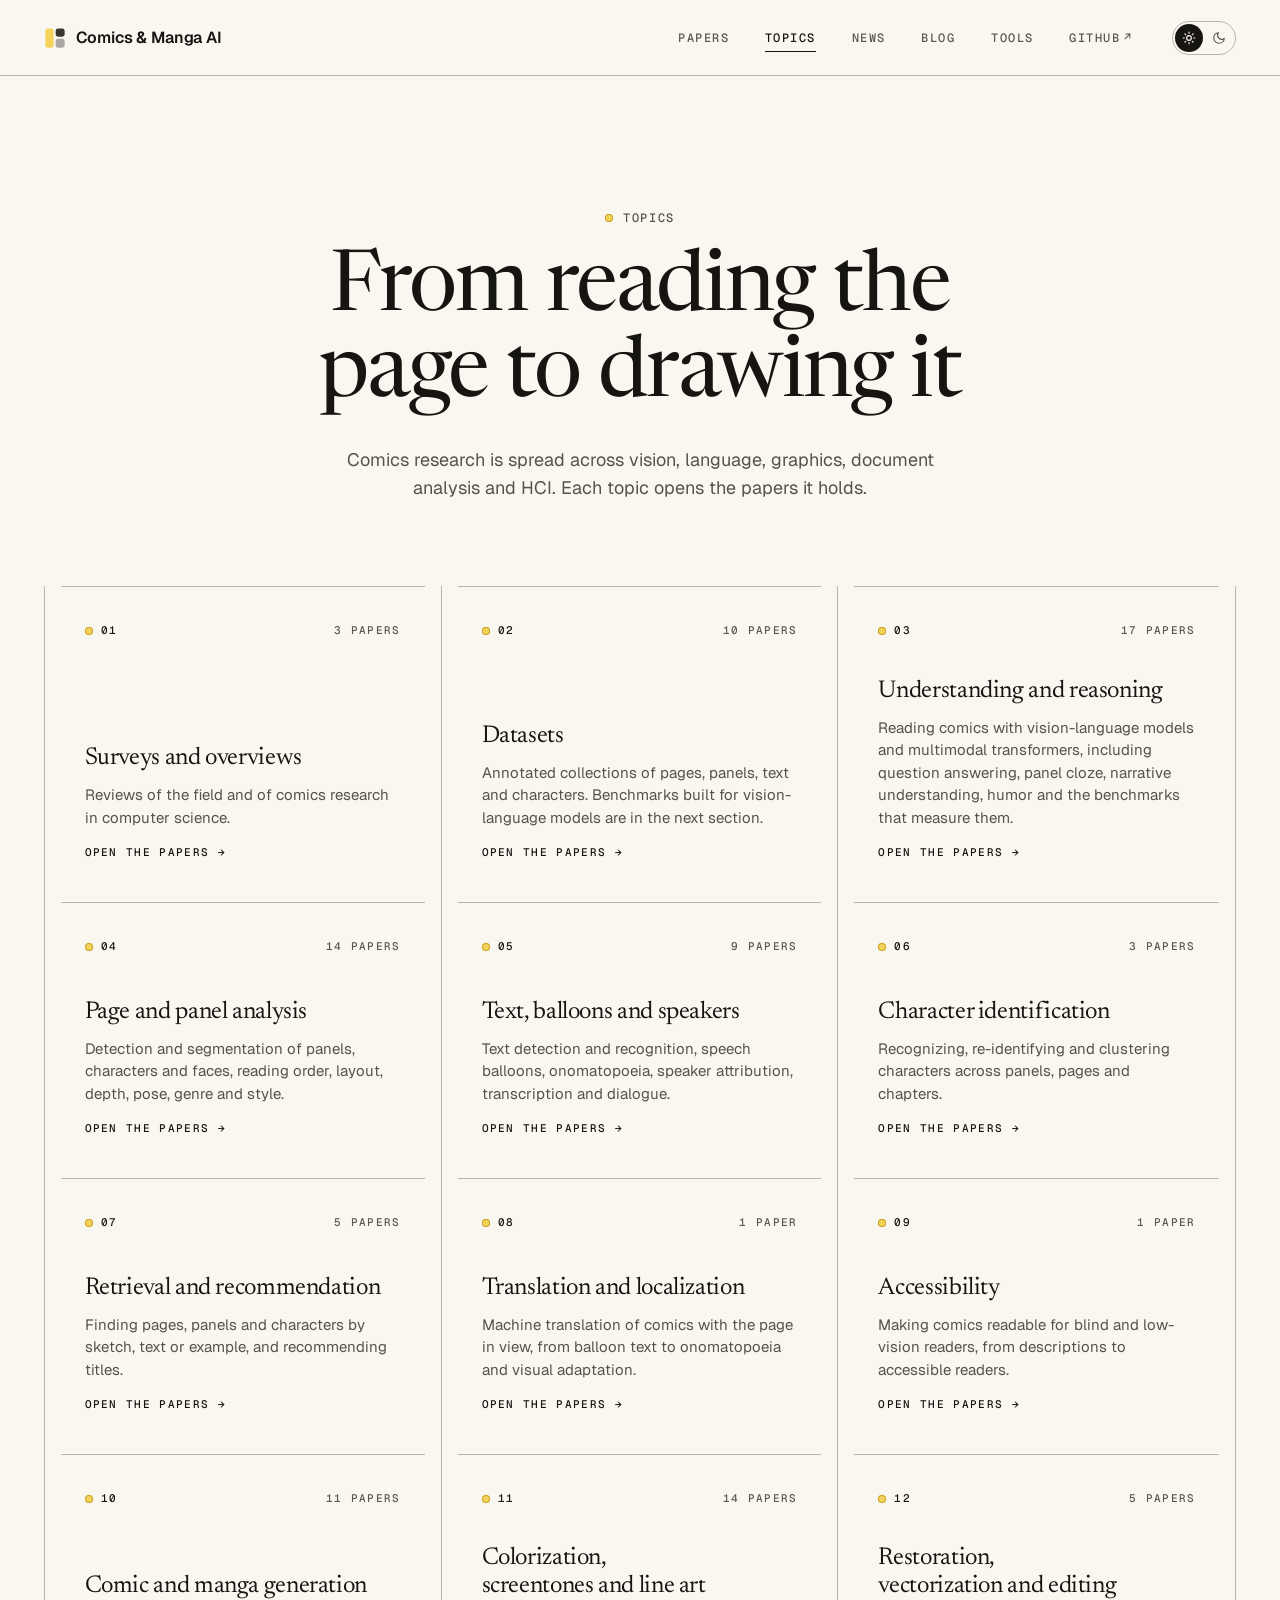
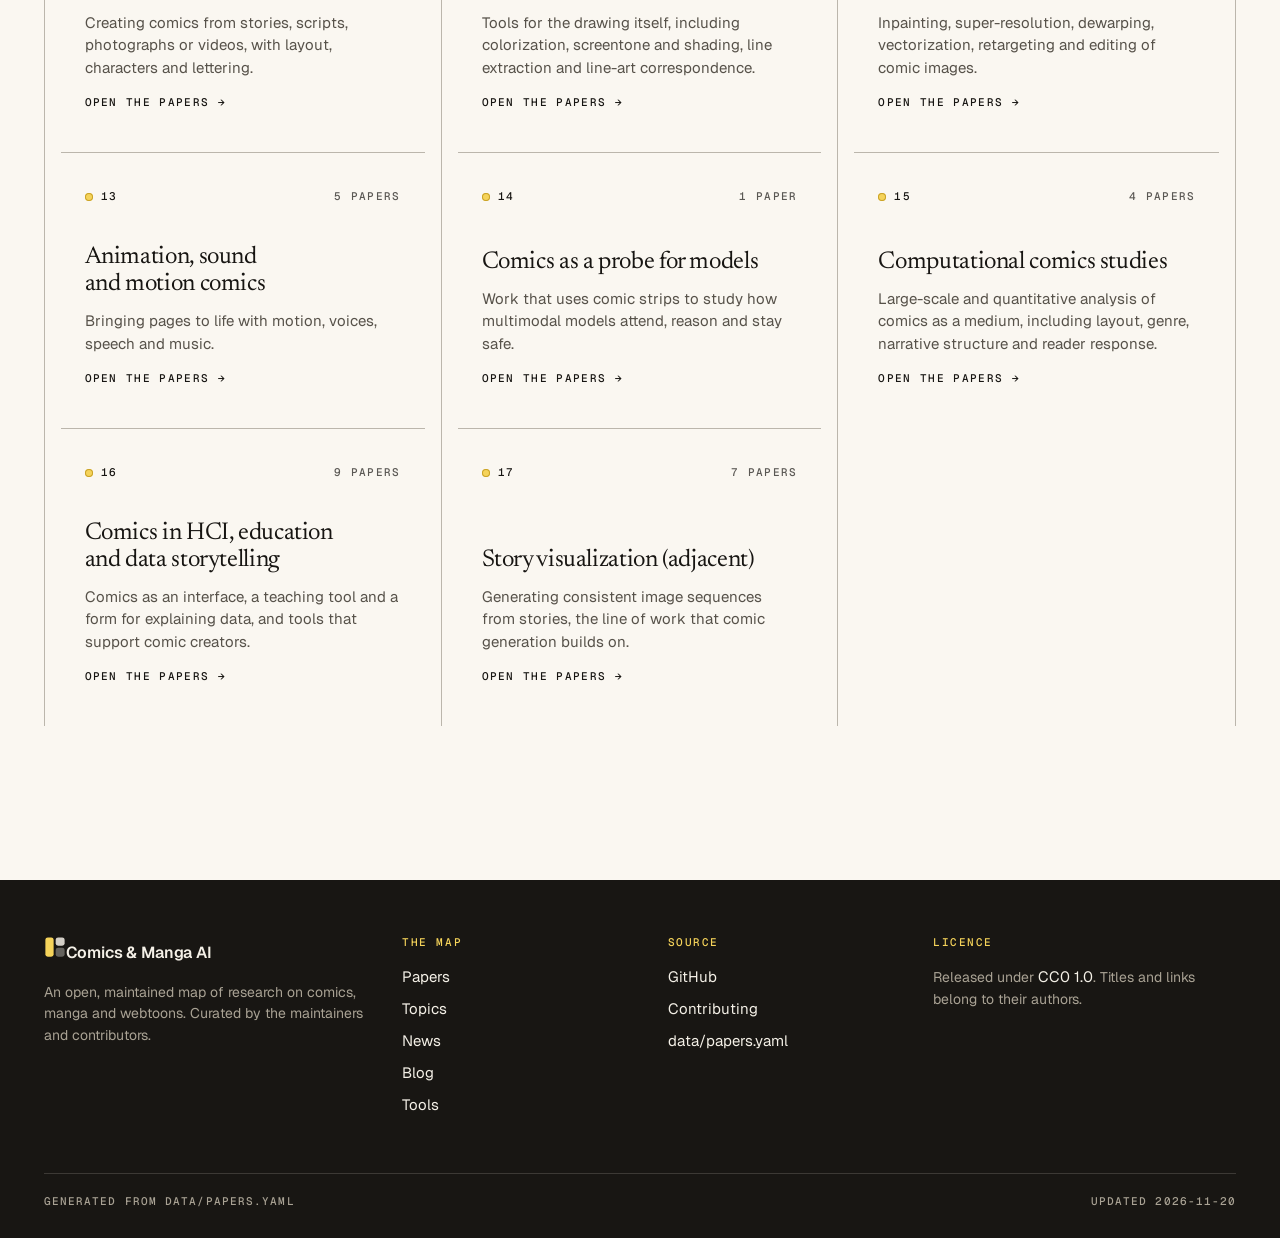
<file: docs/topics.html>
<!doctype html>
<html lang="en">
<head>
<meta charset="utf-8">
<meta name="viewport" content="width=device-width, initial-scale=1, viewport-fit=cover">
<title>Topics · Awesome Comics &amp; Manga AI</title>
<link rel="icon" href="data:image/svg+xml,%3Csvg xmlns='http://www.w3.org/2000/svg' viewBox='0 0 32 32'%3E%3Crect x='2' y='2' width='12' height='28' rx='3.5' fill='%23f5d35a'/%3E%3Crect x='17' y='2' width='13' height='12' rx='3.5' fill='%23161512'/%3E%3Crect x='17' y='17' width='13' height='13' rx='3.5' fill='%239aa1ae'/%3E%3C/svg%3E">
<meta name="description" content="The research areas of comics and manga AI, from reading the page to drawing it.">
<meta property="og:type" content="website">
<meta property="og:site_name" content="Awesome Comics &amp; Manga AI">
<meta property="og:title" content="Topics">
<meta property="og:description" content="The research areas of comics and manga AI, from reading the page to drawing it.">
<meta property="og:url" content="https://sochastic.me/awesome-comics-ai/topics.html">
<meta property="og:image" content="https://sochastic.me/awesome-comics-ai/assets/og.png">
<meta property="og:image:width" content="2400">
<meta property="og:image:height" content="1260">
<meta property="og:image:alt" content="Comics &amp; Manga AI: every way models read, search and draw comics. Papers, topics, blog and tools.">
<meta name="twitter:card" content="summary_large_image">
<meta name="twitter:title" content="Topics">
<meta name="twitter:description" content="The research areas of comics and manga AI, from reading the page to drawing it.">
<meta name="twitter:image" content="https://sochastic.me/awesome-comics-ai/assets/og.png">
<link rel="preconnect" href="https://fonts.googleapis.com">
<link rel="preconnect" href="https://fonts.gstatic.com" crossorigin>
<link href="https://fonts.googleapis.com/css2?family=Geist:wght@300;400;500;600&family=Geist+Mono:wght@400;500&family=Newsreader:ital,opsz,wght@0,6..72,300..600;1,6..72,300..600&display=swap" rel="stylesheet">
<link rel="stylesheet" href="assets/site.css?v=bb0a9d63f1">
<script>try { var t = localStorage.getItem("theme"); if (t) document.documentElement.setAttribute("data-theme", t); } catch (e) {}</script>
<script src="assets/site.js?v=7d9ba7f054" defer></script>
</head>
<body data-page="topics">
<header class="top">
  <div class="wrap bar">
    <a class="brand" href="index.html"><svg class="mark" viewBox="0 0 32 32" aria-hidden="true"><rect x="2" y="2" width="12" height="28" rx="3.5" fill="#f5d35a"/><rect x="17" y="2" width="13" height="12" rx="3.5" fill="currentColor" opacity=".85"/><rect x="17" y="17" width="13" height="13" rx="3.5" fill="currentColor" opacity=".35"/></svg>Comics &amp; Manga AI</a>
    <nav class="nav" aria-label="Main">
      <a class="tab" href="papers.html"><svg viewBox="0 0 24 24" fill="none" stroke="currentColor" stroke-width="1.7" stroke-linecap="round" stroke-linejoin="round" aria-hidden="true"><path d="M14 3H7a2 2 0 0 0-2 2v14a2 2 0 0 0 2 2h10a2 2 0 0 0 2-2V8z"/><path d="M14 3v5h5M9 13h6M9 17h4"/></svg><span>Papers</span></a>
      <a class="tab on" aria-current="page" href="topics.html"><svg viewBox="0 0 24 24" fill="none" stroke="currentColor" stroke-width="1.7" stroke-linecap="round" stroke-linejoin="round" aria-hidden="true"><rect x="3" y="3" width="7.5" height="18" rx="2"/><rect x="13.5" y="3" width="7.5" height="7.5" rx="2"/><rect x="13.5" y="13.5" width="7.5" height="7.5" rx="2"/></svg><span>Topics</span></a>
      <a class="tab" href="news.html"><svg viewBox="0 0 24 24" fill="none" stroke="currentColor" stroke-width="1.7" stroke-linecap="round" stroke-linejoin="round" aria-hidden="true"><path d="M4 5.5A1.5 1.5 0 0 1 5.5 4h11A1.5 1.5 0 0 1 18 5.5V18a2 2 0 0 0 2 2H6a2 2 0 0 1-2-2z"/><path d="M18 9h1.5A1.5 1.5 0 0 1 21 10.5V18a2 2 0 0 1-2 2"/><path d="M8 8h6M8 12h6M8 16h3"/></svg><span>News</span></a>
      <a class="tab" href="blog.html"><svg viewBox="0 0 24 24" fill="none" stroke="currentColor" stroke-width="1.7" stroke-linecap="round" stroke-linejoin="round" aria-hidden="true"><path d="M3 5.5A1.5 1.5 0 0 1 4.5 4H9a3 3 0 0 1 3 3v13a2.5 2.5 0 0 0-2.5-2.5h-5A1.5 1.5 0 0 1 3 16z"/><path d="M21 5.5A1.5 1.5 0 0 0 19.5 4H15a3 3 0 0 0-3 3v13a2.5 2.5 0 0 1 2.5-2.5h5a1.5 1.5 0 0 0 1.5-1.5z"/></svg><span>Blog</span></a>
      <a class="tab" href="tools.html"><svg viewBox="0 0 24 24" fill="none" stroke="currentColor" stroke-width="1.7" stroke-linecap="round" stroke-linejoin="round" aria-hidden="true"><path d="M14.7 6.3a4 4 0 0 0-5.4 5.4L3 18l3 3 6.3-6.3a4 4 0 0 0 5.4-5.4l-2.6 2.6-2.4-.6-.6-2.4z"/></svg><span>Tools</span></a>
      <a class="tab" data-repo="" href="https://github.com/eternal-f1ame/awesome-comics-ai"><svg viewBox="0 0 24 24" fill="none" stroke="currentColor" stroke-width="1.7" stroke-linecap="round" stroke-linejoin="round" aria-hidden="true"><path d="M9 19c-4.3 1.4-4.3-2.5-6-3m12 5v-3.5c0-1 .1-1.4-.5-2 2.8-.3 5.5-1.4 5.5-6a4.6 4.6 0 0 0-1.3-3.2 4.2 4.2 0 0 0-.1-3.2s-1.1-.3-3.5 1.3a12.3 12.3 0 0 0-6.2 0C6.5 2.8 5.4 3.1 5.4 3.1a4.2 4.2 0 0 0-.1 3.2A4.6 4.6 0 0 0 4 9.5c0 4.6 2.7 5.7 5.5 6-.6.6-.6 1.2-.5 2V21"/></svg><span>GitHub</span><span class="ext" aria-hidden="true">↗</span></a>
    </nav>
    <div class="theme" role="group" aria-label="Colour theme">
      <button type="button" data-t="light" aria-label="Light theme" aria-pressed="false"><svg viewBox="0 0 24 24" fill="none" stroke="currentColor" stroke-width="2" stroke-linecap="round"><circle cx="12" cy="12" r="4"/><path d="M12 2v2M12 20v2M4.9 4.9l1.4 1.4M17.7 17.7l1.4 1.4M2 12h2M20 12h2M4.9 19.1l1.4-1.4M17.7 6.3l1.4-1.4"/></svg></button>
      <button type="button" data-t="dark" aria-label="Dark theme" aria-pressed="false"><svg viewBox="0 0 24 24" fill="none" stroke="currentColor" stroke-width="2" stroke-linecap="round" stroke-linejoin="round"><path d="M21 12.8A9 9 0 1 1 11.2 3a7 7 0 0 0 9.8 9.8z"/></svg></button>
    </div>
  </div>
</header>

<main class="wrap" id="top">
  <header class="pagehead reveal">
    <p class="eyebrow">Topics</p>
    <h1>From reading the page to drawing it</h1>
    <p class="lead">Comics research is spread across vision, language, graphics, document analysis and HCI. Each topic opens the papers it holds.</p>
  </header>

  <div class="tiles three" id="topic-grid"></div>
</main>

<footer class="foot">
  <div class="wrap">
    <div class="cols">
      <div><a class="brand" href="index.html"><svg class="mark" viewBox="0 0 32 32" aria-hidden="true"><rect x="2" y="2" width="12" height="28" rx="3.5" fill="#f5d35a"/><rect x="17" y="2" width="13" height="12" rx="3.5" fill="currentColor" opacity=".85"/><rect x="17" y="17" width="13" height="13" rx="3.5" fill="currentColor" opacity=".35"/></svg>Comics &amp; Manga AI</a><p>An open, maintained map of research on comics, manga and webtoons. Curated by the maintainers and contributors.</p></div>
      <div><p class="fl">The map</p><a href="papers.html">Papers</a><a href="topics.html">Topics</a><a href="news.html">News</a><a href="blog.html">Blog</a><a href="tools.html">Tools</a></div>
      <div><p class="fl">Source</p><a data-repo="" href="https://github.com/eternal-f1ame/awesome-comics-ai">GitHub</a><a data-repo="/blob/main/CONTRIBUTING.md" href="https://github.com/eternal-f1ame/awesome-comics-ai/blob/main/CONTRIBUTING.md">Contributing</a><a data-repo="/blob/main/data/papers.yaml" href="https://github.com/eternal-f1ame/awesome-comics-ai/blob/main/data/papers.yaml">data/papers.yaml</a></div>
      <div><p class="fl">Licence</p><p>Released under <a href="https://creativecommons.org/publicdomain/zero/1.0/" style="display:inline;margin:0">CC0 1.0</a>. Titles and links belong to their authors.</p></div>
    </div>
    <div class="base"><span>Generated from data/papers.yaml</span><span id="updated-foot"></span></div>
  </div>
</footer>
</body>
</html>
</file>
<file: docs/assets/site.css>
/* Units: rem for text, spacing, sizes and radii, so the page follows the reader's text size; em for breakpoints, so the layout reflows
   when that size grows; px only for hairlines (2px or less), borders, shadows, blur, motion offsets and textures. */
/* A flat warm sheet, ink type, hairline rules that organise every page into a framed grid, and one highlighter yellow. */
:root {
  --bg: #faf7f1; --tint: #f2ede3; --tint-2: #ebe5d9; --ink: #171512; --muted: #57524a; --faint: #8a8478;
  --rule: #bbb6ac; --line: #e2ddd3;
  --accent: #f5d35a; --accent-2: #efc93f; --accent-ink: #1c1708; --accent-soft: rgba(245, 211, 90, .32); --accent-text: #7a5b00; --accent-line: #c9a227; --hl: #f6d968;
  --dark: #181613; --dark-2: #24211d; --dark-ink: #f4f0e7; --dark-muted: #a9a294; --dark-rule: rgba(244, 240, 231, .16);
  --g3: #d9d3c7;
  --serif: Newsreader, "Iowan Old Style", "Palatino Linotype", Palatino, Georgia, serif;
  --sans: Geist, system-ui, -apple-system, "Segoe UI", Roboto, sans-serif;
  --monof: "Geist Mono", ui-monospace, SFMono-Regular, Menlo, monospace;
  --gut: clamp(1.125rem, 3.4vw, 3rem);
  color-scheme: light;
}
@media (prefers-color-scheme: dark) {
  :root:not([data-theme="light"]) {
    --bg: #141311; --tint: #1c1a17; --tint-2: #24211d; --ink: #ede8dd; --muted: #b0a898; --faint: #7e786c;
    --rule: rgba(237, 232, 221, .24); --line: rgba(237, 232, 221, .1);
    --accent: #f3d56e; --accent-2: #f6dd85; --accent-ink: #17140a; --accent-soft: rgba(243, 213, 110, .16); --accent-text: #f1d77f; --accent-line: #f3d56e; --hl: rgba(243, 213, 110, .34);
    --dark: #221f1b; --dark-2: #2b2823; --dark-ink: #ede8dd; --dark-muted: #a39c8e; --dark-rule: rgba(237, 232, 221, .14);
    --g3: #3a352e; color-scheme: dark;
  }
}
:root[data-theme="dark"] {
  --bg: #141311; --tint: #1c1a17; --tint-2: #24211d; --ink: #ede8dd; --muted: #b0a898; --faint: #7e786c;
  --rule: rgba(237, 232, 221, .24); --line: rgba(237, 232, 221, .1);
  --accent: #f3d56e; --accent-2: #f6dd85; --accent-ink: #17140a; --accent-soft: rgba(243, 213, 110, .16); --accent-text: #f1d77f; --accent-line: #f3d56e; --hl: rgba(243, 213, 110, .34);
  --dark: #221f1b; --dark-2: #2b2823; --dark-ink: #ede8dd; --dark-muted: #a39c8e; --dark-rule: rgba(237, 232, 221, .14);
  --g3: #3a352e; color-scheme: dark;
}
* { box-sizing: border-box; }
html { scroll-behavior: smooth; scroll-padding-top: 5.5rem; overflow-x: clip; }
body { margin: 0; background: var(--bg); color: var(--ink); font: 1rem/1.6 var(--sans); -webkit-font-smoothing: antialiased; overflow-x: clip; }
a { color: inherit; }
.mono { font-family: var(--monof); }
.wrap { max-width: 90rem; margin: 0 auto; padding: 0 var(--gut); }
h1, h2 { font-family: var(--serif); font-weight: 400; letter-spacing: -.014em; font-optical-sizing: auto; }

/* the header: the name on the left, the pages on the right, a hairline under both */
.top { position: sticky; top: 0; z-index: 20; background: var(--bg); view-transition-name: site-top; }
.bar { display: flex; align-items: center; gap: 2.5rem; height: 4.75rem; border-bottom: 1px solid var(--rule); }
.brand { display: flex; align-items: center; gap: 0.625rem; margin-right: auto; font-weight: 600; font-size: 1rem; letter-spacing: -.01em; text-decoration: none; white-space: nowrap; }
.mark { width: 1.375rem; height: 1.375rem; flex: none; }
.nav { position: relative; display: flex; align-items: center; gap: 2.25rem; }
.nav a.tab { position: relative; display: flex; align-items: center; padding: 0.5rem 0; font: 500 0.75rem/1 var(--monof); letter-spacing: .12em; text-transform: uppercase; color: var(--ink); text-decoration: none; opacity: .7; transition: opacity .2s; }
.nav a.tab:hover, .nav a.tab.on { opacity: 1; }
.nav a.tab svg { display: none; width: 1.25rem; height: 1.25rem; flex: none; }
.nav a.tab .ext { margin-left: 0.25rem; }
.nav-line { position: absolute; left: 0; top: 0; height: 1.5px; width: 0; background: var(--ink); opacity: 0; pointer-events: none;
  transition: transform .45s cubic-bezier(.3, 1.1, .4, 1), width .45s cubic-bezier(.3, 1.1, .4, 1), opacity .2s; }
.theme { display: flex; gap: 2px; padding: 0.125rem; border: 1px solid var(--rule); border-radius: 999px; }
.theme button { width: 1.75rem; height: 1.75rem; border: 0; border-radius: 999px; background: transparent; color: var(--muted); display: grid; place-items: center; cursor: pointer; transition: background .2s, color .2s; }
.theme button[aria-pressed="true"] { background: var(--ink); color: var(--bg); }
.theme svg { width: 0.875rem; height: 0.875rem; }

/* labels: a dot and small capitals */
.eyebrow { display: inline-flex; align-items: center; gap: 0.625rem; margin: 0 0 1.375rem; font: 500 0.75rem/1.2 var(--monof); letter-spacing: .14em; text-transform: uppercase; color: var(--muted); }
.eyebrow::before { content: ""; width: 0.5rem; height: 0.5rem; border-radius: 50%; background: var(--accent); box-shadow: inset 0 0 0 1px var(--accent-line); flex: none; }

/* the home statement and every page's title: centred, with room around them */
.hero, .pagehead { text-align: center; }
.hero { padding: clamp(5rem, 11vw, 9.5rem) 0 clamp(4rem, 8.5vw, 7.5rem); }
.hero h1 { margin: 0 auto; max-width: 15em; font-size: clamp(2.5rem, 5.6vw, 4.75rem); line-height: 1.05; text-wrap: balance; }
.hl { background: linear-gradient(transparent 58%, var(--hl) 58%, var(--hl) 90%, transparent 90%); padding: 0 .06em; margin: 0 -.06em; -webkit-box-decoration-break: clone; box-decoration-break: clone; }
.lead { margin: 1.625rem auto 0; max-width: 38rem; font-size: 1.125rem; line-height: 1.6; color: var(--muted); text-wrap: pretty; }
.pagehead { padding: clamp(4.5rem, 10vw, 8.5rem) 0 clamp(3rem, 6.5vw, 5.5rem); }
.pagehead h1 { margin: 0 auto; max-width: 14em; font-size: clamp(2.75rem, 6.6vw, 5.5rem); line-height: 1.02; letter-spacing: -.022em; text-wrap: balance; }
.cta { display: flex; justify-content: center; gap: 0.75rem; flex-wrap: wrap; margin-top: 2.5rem; }
.btn { display: inline-flex; align-items: center; gap: 0.625rem; padding: 0.875rem 1.375rem; border: 1px solid var(--ink); border-radius: 999px; font: 500 0.75rem/1 var(--monof); letter-spacing: .12em; text-transform: uppercase; text-decoration: none; transition: background .2s, color .2s, border-color .2s; }
.btn:hover { background: var(--ink); color: var(--bg); }
.btn.primary { background: var(--accent); border-color: var(--accent-line); color: var(--accent-ink); }
.btn.primary:hover { background: var(--accent-2); color: var(--accent-ink); }
.btn svg { width: 0.875rem; height: 0.875rem; flex: none; }

/* a framed block: hairlines down both sides, as the grid's edges */
.frame { border-left: 1px solid var(--rule); border-right: 1px solid var(--rule); }

/* numbers */
.stats { display: grid; grid-template-columns: repeat(4, minmax(0, 1fr)); border-top: 1px solid var(--rule); border-bottom: 1px solid var(--rule); }
.stats div { padding: 1.75rem 1.5rem 1.5rem; border-left: 1px solid var(--rule); }
.stats div:first-child { border-left: 0; }
.stats b { display: block; font-family: var(--serif); font-weight: 300; font-size: clamp(2.5rem, 5vw, 4.25rem); letter-spacing: -.02em; line-height: 1; font-variant-numeric: lining-nums; }
.stats span { display: block; margin-top: 0.875rem; font: 500 0.6875rem/1.4 var(--monof); letter-spacing: .12em; text-transform: uppercase; color: var(--muted); }

/* section titles, centred like the page titles but smaller */
.sechead { text-align: center; margin: clamp(5.5rem, 11vw, 9rem) auto clamp(2.5rem, 5vw, 3.5rem); max-width: 44rem; }
.sechead h2 { margin: 0; font-size: clamp(2rem, 3.8vw, 3.25rem); line-height: 1.06; text-wrap: balance; }
.sechead p:not(.eyebrow) { margin: 1rem auto 0; max-width: 34rem; font-size: 1.0625rem; color: var(--muted); }
.subhead { display: flex; align-items: baseline; justify-content: space-between; gap: 1rem; margin: clamp(4rem, 8vw, 6rem) 0 0; padding: 0 0 1rem; font: 500 0.75rem/1.2 var(--monof); letter-spacing: .14em; text-transform: uppercase; color: var(--muted); }

/* tiles: a grid framed by hairlines, a hairline above each tile */
/* the frame stays whole when the last row is short: the grid carries both outer lines, each cell the line on its right but the last in its row */
.tiles { display: grid; grid-template-columns: repeat(2, minmax(0, 1fr)); border-left: 1px solid var(--rule); border-right: 1px solid var(--rule); }
.tiles.three { grid-template-columns: repeat(3, minmax(0, 1fr)); }
.cell { position: relative; padding: 1rem 1rem 1.25rem; border-right: 1px solid var(--rule); }
.tiles > .cell:nth-child(2n), .tiles.three > .cell:nth-child(3n) { border-right: 0; }
.tiles.three > .cell:nth-child(3n + 1), .tiles.three > .cell:nth-child(3n + 2) { border-right: 1px solid var(--rule); }
.cell::before { content: ""; position: absolute; top: 0; left: 1rem; right: 1rem; height: 1px; background: var(--rule); }
.tile { display: flex; flex-direction: column; height: 100%; min-height: 19rem; padding: 1.375rem 1.5rem 1.5rem; background: var(--tint); text-decoration: none; transition: background .25s; }
.tiles.three .tile { min-height: 15rem; }
.tile:hover { background: var(--tint-2); }
.tile.plain { background: transparent; }
.tile.plain:hover { background: var(--tint); }
.tile.ink { background: var(--dark); color: var(--dark-ink); }
.tile.ink:hover { background: var(--dark-2); }
.tile.sun { background: var(--accent); color: var(--accent-ink); }
.tile.sun:hover { background: var(--accent-2); }
/* a sponsored item: the tint of the page tiles, a hairline frame and its label in ochre, so it never passes for news */
.tile.ad { box-shadow: inset 0 0 0 1px var(--accent-line); }
button.tile { width: 100%; border: 0; margin: 0; text-align: left; font: inherit; cursor: pointer; }
button.tile:focus-visible { outline: 2px solid var(--ink); outline-offset: -2px; }
.tile.ad .k { color: var(--accent-text); }
.tile .k { display: flex; align-items: center; gap: 0.5rem; font: 500 0.6875rem/1.2 var(--monof); letter-spacing: .12em; text-transform: uppercase; }
.tile .k::before { content: ""; width: 0.5rem; height: 0.5rem; border-radius: 50%; background: currentColor; flex: none; }
.tile .k em { margin-left: auto; font-style: normal; opacity: .7; }
.tile h3 { margin: auto 0 0; padding-top: 2.5rem; font-family: var(--serif); font-weight: 400; font-size: clamp(1.875rem, 2.9vw, 2.75rem); line-height: 1.04; letter-spacing: -.015em; text-wrap: balance; }
.tiles.three .tile h3 { font-size: clamp(1.375rem, 1.9vw, 1.75rem); line-height: 1.12; }
.tile p { margin: 0.75rem 0 0; max-width: 32rem; font-size: 0.9375rem; line-height: 1.5; color: var(--muted); }
.tile.ink p { color: var(--dark-muted); }
.tile.sun p { color: rgba(28, 23, 8, .74); }
.tile .go { display: inline-block; margin-top: 1.125rem; font: 500 0.6875rem/1 var(--monof); letter-spacing: .12em; text-transform: uppercase; transition: transform .25s; }
.tile:hover .go { transform: translateX(0.25rem); }

/* the list: a search, filter pills, and rows ruled like a table inside the frame */
/* the search and the topic menu side by side */
.controls { display: flex; gap: 0.75rem; max-width: 72rem; margin: 0 auto; }
.controls .search { flex: 1; min-width: 0; max-width: none; margin: 0; }
.pick { position: relative; flex: 0 0 19rem; display: block; }
.pick select { appearance: none; -webkit-appearance: none; width: 100%; height: 3.5rem; margin: 0; padding: 0 3rem 0 1.25rem; border: 1px solid var(--rule); border-radius: 0; background: var(--bg); color: var(--ink); font: 500 0.75rem/1 var(--monof); letter-spacing: .1em; text-transform: uppercase; text-overflow: ellipsis; cursor: pointer; transition: border-color .2s, background .2s; }
.pick select:hover, .pick select:focus-visible { border-color: var(--ink); outline: none; }
.pick.on select { background: var(--accent); border-color: var(--accent-line); color: var(--accent-ink); }
.pick svg { position: absolute; right: 1.125rem; top: 50%; width: 1rem; height: 1rem; transform: translateY(-50%); pointer-events: none; color: var(--muted); }
.pick.on svg { color: var(--accent-ink); }
/* the preprint switch: off shows published papers only */
.toggle { flex: none; display: inline-flex; align-items: center; gap: 0.75rem; height: 3.5rem; padding: 0 1.25rem; border: 1px solid var(--rule); background: var(--bg); color: var(--ink); font: 500 0.75rem/1 var(--monof); letter-spacing: .1em; text-transform: uppercase; cursor: pointer; white-space: nowrap; transition: border-color .2s, background .2s; }
.toggle:hover { border-color: var(--ink); }
.toggle .box { width: 0.875rem; height: 0.875rem; border: 1px solid currentColor; display: grid; place-items: center; }
.toggle[aria-pressed="true"] { background: var(--accent); border-color: var(--accent-line); color: var(--accent-ink); }
.toggle[aria-pressed="true"] .box::after { content: ""; width: 0.5rem; height: 0.5rem; background: currentColor; }
.toggle small { font-size: 0.6875rem; opacity: .6; }
.toggle:focus-visible { outline: 2px solid var(--accent-line); outline-offset: 3px; }
.sr { position: absolute; width: 1px; height: 1px; overflow: hidden; clip: rect(0 0 0 0); white-space: nowrap; }
.search { display: flex; align-items: center; gap: 0.875rem; max-width: 46rem; height: 3.5rem; margin: 0 auto; padding: 0 1.25rem; border: 1px solid var(--rule); background: var(--bg); transition: border-color .2s; }
.search:focus-within { border-color: var(--ink); }
.search svg { width: 1.125rem; height: 1.125rem; color: var(--muted); flex: none; }
.search input { flex: 1; min-width: 0; border: 0; background: transparent; font: inherit; font-size: 1.0625rem; color: var(--ink); outline: none; }
.search input::placeholder { color: var(--faint); }
.search kbd { font: 500 0.75rem/1 var(--monof); color: var(--muted); border: 1px solid var(--line); padding: 0.3125rem 0.4375rem; }
.try { display: flex; flex-wrap: wrap; justify-content: center; align-items: center; gap: 0.5rem; margin: 1rem auto 0; }
.try span { font: 500 0.6875rem/1 var(--monof); letter-spacing: .12em; text-transform: uppercase; color: var(--faint); margin-right: 0.25rem; }
.pill { border: 1px solid var(--rule); background: transparent; color: var(--ink); border-radius: 999px; font: 500 0.6875rem/1.2 var(--monof); letter-spacing: .1em; text-transform: uppercase; cursor: pointer; transition: background .2s, color .2s, border-color .2s; }
.pill { padding: 0.4375rem 0.75rem; }
.pill:hover { border-color: var(--ink); }
.count { margin: 0.5rem 0 0; font: 500 0.6875rem/1.4 var(--monof); letter-spacing: .1em; text-transform: uppercase; color: var(--muted); min-height: 1.4em; }
.list { border-top: 1px solid var(--rule); border-bottom: 1px solid var(--rule); padding: 0 1.75rem; }
#results.list { margin-top: 0.75rem; }
#results .paper:first-child { padding-top: 1.375rem; }
.paper { display: grid; grid-template-columns: 4.5rem minmax(0, 1fr) minmax(9rem, 15rem); gap: 1.5rem; align-items: baseline; padding: 1.125rem 0; border-bottom: 1px solid var(--line); }
#results .paper:last-child, #newest .paper:last-child { border-bottom: 0; }
.paper .yr { font: 0.8125rem/1.4 var(--monof); color: var(--faint); }
.paper .t { font-family: var(--serif); font-size: 1.1875rem; font-weight: 500; letter-spacing: -.003em; line-height: 1.3; text-decoration: none; }
.paper .t:hover { text-decoration: underline; text-decoration-color: var(--accent-line); text-decoration-thickness: 2px; text-underline-offset: 3px; }
.meta { display: flex; flex-wrap: wrap; align-items: center; gap: 0.25rem 1rem; margin-top: 0.375rem; font-size: 0.875rem; color: var(--muted); }
.meta a { font: 500 0.6875rem/1.6 var(--monof); letter-spacing: .08em; text-transform: uppercase; text-decoration: none; color: var(--ink); border-bottom: 1px solid var(--rule); }
.meta a:hover { border-color: var(--ink); }
/* a paper's topic, as a tag: a click filters the list by it */
.meta a.tag { padding: 0.0625rem 0.5rem; border: 1px solid var(--line); background: var(--tint); color: var(--muted); font: 500 0.75rem/1.5 var(--sans); letter-spacing: 0; text-transform: none; transition: border-color .2s, color .2s, background .2s; }
.meta a.tag:hover { border-color: var(--ink); color: var(--ink); }
.meta a.tag.on { background: var(--accent-soft); border-color: var(--accent-line); color: var(--ink); }
.venue { display: inline-flex; align-items: baseline; gap: 0.5rem; font: 0.75rem/1.4 var(--monof); color: var(--ink); }
.venue::before { content: ""; width: 0.4375rem; height: 0.4375rem; border-radius: 50%; background: var(--accent); box-shadow: inset 0 0 0 1px var(--accent-line); flex: none; transform: translateY(-0.0625rem); }
.venue.pre { color: var(--muted); }
.venue.pre::before { background: transparent; box-shadow: inset 0 0 0 1px var(--faint); }
.empty { padding: 1.875rem 0; color: var(--muted); }
.more { display: flex; justify-content: center; margin-top: 2.5rem; }

/* the footer: a dark block with the map, the source and the licence */
.foot { margin-top: clamp(6rem, 12vw, 10rem); background: var(--dark); color: var(--dark-ink); }
.foot .cols { display: grid; grid-template-columns: 1.4fr 1fr 1fr 1.3fr; gap: 2rem; padding: 3.5rem 0 3rem; }
.foot .fl { margin: 0 0 1rem; font: 500 0.6875rem/1.2 var(--monof); letter-spacing: .14em; text-transform: uppercase; color: var(--accent); }
.foot a { display: block; width: fit-content; margin: 0 0 0.5rem; font-size: 0.9375rem; text-decoration: none; color: var(--dark-ink); }
.foot a:hover { text-decoration: underline; text-underline-offset: 3px; }
.foot p { margin: 0; font-size: 0.875rem; line-height: 1.55; color: var(--dark-muted); max-width: 22rem; }
.foot .brand { margin: 0 0 1rem; font-size: 1rem; }
.foot .base { display: flex; flex-wrap: wrap; justify-content: space-between; gap: 0.5rem 2rem; padding: 1.25rem 0 1.75rem; border-top: 1px solid var(--dark-rule); font: 500 0.6875rem/1.4 var(--monof); letter-spacing: .1em; text-transform: uppercase; color: var(--dark-muted); }

.reveal { opacity: 0; transform: translateY(1.125rem); transition: opacity .7s ease, transform .7s cubic-bezier(.2, .8, .2, 1); }
.reveal.in { opacity: 1; transform: none; }
.pill:focus-visible, .pick select:focus-visible, .tile:focus-visible, .btn:focus-visible, .nav a:focus-visible, .theme button:focus-visible, .brand:focus-visible, .foot a:focus-visible { outline: 2px solid var(--accent-line); outline-offset: 3px; }
/* the advertise form: a dialog over the page, a sheet of the page's paper with hairlines and square corners */
dialog.ask { width: min(38rem, calc(100vw - 2rem)); max-height: calc(100dvh - 2rem); margin: auto; padding: 0; border: 1px solid var(--rule); background: var(--bg); color: var(--ink); overflow: auto; overscroll-behavior: contain; }
dialog.ask::backdrop { background: rgba(23, 21, 18, .42); backdrop-filter: blur(2px); }
.ask-form, .ask-done { position: relative; padding: clamp(1.5rem, 4vw, 2.25rem); }
.ask .eyebrow { margin-bottom: 0.875rem; }
.ask h2 { margin: 0; font-family: var(--serif); font-weight: 400; font-size: clamp(1.75rem, 4vw, 2.25rem); line-height: 1.1; letter-spacing: -.01em; }
.ask-lead { margin: 0.75rem 0 0; font-size: 0.9375rem; line-height: 1.55; color: var(--muted); }
.ask-x { position: absolute; top: 0.75rem; right: 0.75rem; width: 2.25rem; height: 2.25rem; border: 0; background: transparent; color: var(--muted); font-size: 1.5rem; line-height: 1; cursor: pointer; }
.ask-x:hover { color: var(--ink); }
.ask-grid { display: grid; gap: 1.125rem; margin-top: 1.5rem; padding-top: 1.5rem; border-top: 1px solid var(--rule); }
.ask .two { display: grid; grid-template-columns: 1fr 1fr; gap: 1.125rem; }
.field label { display: block; margin-bottom: 0.4375rem; font: 500 0.6875rem/1.3 var(--monof); letter-spacing: .12em; text-transform: uppercase; color: var(--muted); }
.field input, .field textarea { display: block; width: 100%; margin: 0; padding: 0.75rem 0.875rem; border: 1px solid var(--rule); border-radius: 0; background: var(--bg); color: var(--ink); font: 1rem/1.45 var(--sans); }
.field textarea { resize: vertical; min-height: 5.5rem; }
.field input:hover, .field textarea:hover { border-color: var(--faint); }
.field input:focus-visible, .field textarea:focus-visible, .ask .pick select:focus-visible { border-color: var(--ink); outline: none; box-shadow: 0 0 0 1px var(--ink); }
.ask .pick { position: relative; display: block; }
.ask .pick select { height: 3rem; font-size: 0.875rem; letter-spacing: 0; text-transform: none; font-family: var(--sans); font-weight: 400; }
.field .note { margin: 0.375rem 0 0; font-size: 0.8125rem; line-height: 1.45; color: var(--faint); }
.ask .check { display: flex; gap: 0.625rem; align-items: flex-start; font-size: 0.9375rem; line-height: 1.45; cursor: pointer; }
.ask .check input { flex: none; width: 1.125rem; height: 1.125rem; margin: 0.15rem 0 0; accent-color: var(--accent-line); }
.ask .trap { position: absolute; left: -100vw; width: 1px; height: 1px; opacity: 0; }
.ask form.tried :is(input, textarea, select):invalid { border-color: #b4532a; }
.ask form.tried .check:has(input:invalid) span { color: #b4532a; }
.ask-end { display: flex; align-items: center; flex-wrap: wrap; gap: 0.75rem 1.25rem; margin-top: 1.5rem; padding-top: 1.25rem; border-top: 1px solid var(--rule); }
.ask-end .btn { cursor: pointer; }
.ask-end .btn:disabled { opacity: .6; cursor: progress; }
.ask-status { margin: 0; font-size: 0.875rem; line-height: 1.45; color: var(--muted); }
.ask-status a { color: inherit; text-decoration-color: var(--accent-line); text-underline-offset: 3px; }
.ask-done .btn { margin-top: 1.5rem; cursor: pointer; }
@media (max-width: 34em) { .ask .two { grid-template-columns: 1fr; } }
@media (prefers-reduced-motion: reduce) {
  *, *::before, *::after { animation: none !important; transition: none !important; }
  .reveal { opacity: 1; transform: none; }
  html { scroll-behavior: auto; }
}
@media (prefers-reduced-motion: no-preference) { @view-transition { navigation: auto; } }

/* the blog index and each post, in one reading column */
.post { max-width: 40rem; margin: 0 auto; padding-top: clamp(3.5rem, 8vw, 6.5rem); }
.back { display: inline-flex; gap: 0.375rem; margin-bottom: 2.25rem; font: 500 0.6875rem/1.2 var(--monof); letter-spacing: .12em; text-transform: uppercase; color: var(--muted); text-decoration: none; }
.back:hover { color: var(--ink); }
.post h1 { font-size: clamp(2.375rem, 5.4vw, 3.5rem); line-height: 1.06; margin: 0 0 1.125rem; text-wrap: balance; }
.post .dek { font-family: var(--serif); font-size: 1.375rem; line-height: 1.45; color: var(--muted); margin: 0; }
.post .byline { margin: 1.5rem 0 0; padding-bottom: 1.5rem; border-bottom: 1px solid var(--rule); font: 500 0.6875rem/1.5 var(--monof); letter-spacing: .1em; text-transform: uppercase; color: var(--faint); }
.post .cover { margin: 2rem 0 0; }
.post .cover img { display: block; width: 100%; height: auto; mix-blend-mode: multiply; }      /* line art on white: the white takes the colour of the page */
.post .cover figcaption { margin-top: 0.625rem; font: 0.75rem/1.5 var(--sans); color: var(--faint); }
.post .cover figcaption a { color: inherit; text-decoration-color: var(--accent-line); text-underline-offset: 3px; }
@media (prefers-color-scheme: dark) { :root:not([data-theme="light"]) .post .cover img { filter: invert(1); mix-blend-mode: screen; } }      /* on the dark page the lines turn light */
:root[data-theme="dark"] .post .cover img { filter: invert(1); mix-blend-mode: screen; }
.prose { font-family: var(--serif); font-size: 1.25rem; line-height: 1.7; margin-top: 2.25rem; font-optical-sizing: auto; hanging-punctuation: first; }
.prose p { margin: 0 0 1.15em; }
.prose h2 { font-size: 1.75rem; line-height: 1.2; margin: 2.4em 0 0.6em; }
.prose a { color: inherit; text-decoration-color: var(--accent-line); text-decoration-thickness: 2px; text-underline-offset: 3px; }
.prose a:hover { background: var(--accent-soft); }
.prose dl { margin: 1.75em 0 2em; padding: 0.25em 0 0.25em 1.25rem; border-left: 3px solid var(--accent); }
.prose dt { font-weight: 600; font-size: 1.0625rem; font-family: var(--sans); letter-spacing: .01em; margin-top: 0.9em; }
.prose dt:first-child { margin-top: 0; }
.prose dd { margin: 0.15em 0 0; color: var(--muted); font-size: 1.125rem; line-height: 1.6; }
.prose ol { margin: 0 0 1.4em; padding-left: 1.4em; }
.prose ol li { margin: 0 0 0.55em; padding-left: 0.25em; }
.prose ol li::marker { font-family: var(--monof); font-size: 0.8em; color: var(--accent-text); }
.prose ol small { display: block; font-size: 0.85em; color: var(--muted); }
.prose ol.refs { font-family: var(--sans); font-size: 0.9375rem; line-height: 1.5; }
.prose ul { margin: 0 0 1.4em; padding-left: 1.2em; }
.prose ul li { margin: 0 0 0.55em; padding-left: 0.25em; }
.prose ul li::marker { color: var(--accent-text); }
.prose blockquote { margin: 0 0 1.6em; padding: 0.15em 0 0.15em 1.25rem; border-left: 3px solid var(--accent); font-style: italic; }
.prose blockquote p:last-child { margin-bottom: 0; }
.fig { margin: 2.25em 0 2.5em; padding: 1.25rem 0 0; border-top: 1px solid var(--ink); font-family: var(--sans); }
.fig figcaption { margin-top: 0.875rem; font-size: 0.875rem; line-height: 1.5; color: var(--muted); }
.fig figcaption b { color: var(--ink); font-weight: 600; }
.fig.shot { padding-top: 0; border-top: 0; }                       /* a picture, not a chart: no rule above it */
.fig.shot img { display: block; width: 100%; max-width: 34rem; height: auto; margin: 0 auto; border: 1px solid var(--rule); background: #fff; }
.postend { margin-top: 3rem; padding-top: 1.5rem; border-top: 1px solid var(--rule); display: flex; justify-content: space-between; gap: 1rem; flex-wrap: wrap; font: 500 0.6875rem/1.4 var(--monof); letter-spacing: .12em; text-transform: uppercase; }
.postend a { color: var(--ink); text-decoration: none; }
.postend a:hover { text-decoration: underline; text-decoration-color: var(--accent-line); text-underline-offset: 3px; }
.paperref { margin: 1.75rem 0 0; padding: 1rem 1.25rem; border: 1px solid var(--rule); background: var(--tint); font-size: 0.9375rem; }
.paperref > span { font: 500 0.6875rem/1.2 var(--monof); letter-spacing: .14em; text-transform: uppercase; color: var(--accent-text); }
.paperref p { margin: 0.375rem 0 0; color: var(--ink); line-height: 1.5; }
.paperref i { font-family: var(--serif); font-size: 1.0625rem; font-style: italic; }
.paperref .links { display: flex; flex-wrap: wrap; gap: 0.25rem 1.125rem; margin-top: 0.625rem; }
.paperref .links a { font: 500 0.6875rem/1.8 var(--monof); letter-spacing: .1em; text-transform: uppercase; text-decoration: none; border-bottom: 1px solid var(--accent-line); }
.paperref .links a:hover { color: var(--accent-text); }
.tablewrap { overflow-x: auto; margin: 1.5em 0 1.75em; }
.prose table { width: 100%; border-collapse: collapse; font-family: var(--sans); font-size: 0.9375rem; line-height: 1.45; }
.prose th { text-align: left; font-weight: 600; font-size: 0.8125rem; letter-spacing: .04em; color: var(--muted); padding: 0 0.875rem 0.5rem 0; border-bottom: 1px solid var(--ink); }
.prose td { vertical-align: top; padding: 0.625rem 0.875rem 0.625rem 0; border-bottom: 1px solid var(--line); }
.prose td:first-child { white-space: nowrap; }
.eq { margin: 1.25em 0 1.4em; padding: 0.875rem 0; text-align: center; font-family: var(--serif); font-size: 1.5rem; border-top: 1px solid var(--line); border-bottom: 1px solid var(--line); }
.prose sub, .prose sup { font-size: 0.68em; line-height: 0; }
.prose pre.bib { margin: 0.75em 0 0; padding: 1rem 1.125rem; overflow-x: auto; border: 1px solid var(--rule); background: var(--tint); font: 0.8125rem/1.55 var(--monof); }

@media (max-width: 64em) {
  .tiles.three { grid-template-columns: repeat(2, minmax(0, 1fr)); }
  .tiles.three > .cell:nth-child(n) { border-right: 1px solid var(--rule); }
  .tiles.three > .cell:nth-child(2n) { border-right: 0; }
  .foot .cols { grid-template-columns: 1fr 1fr; }
}
@media (max-width: 52em) {
  .bar { gap: 1.5rem; }
  .nav { gap: 1.5rem; }
  .controls { flex-wrap: wrap; }
  .controls .search { flex: 1 1 100%; }
  .pick { flex: 1 1 14rem; }
  .stats { grid-template-columns: repeat(2, minmax(0, 1fr)); }
  .stats div:nth-child(3) { border-left: 0; }
  .stats div:nth-child(n+3) { border-top: 1px solid var(--rule); }
  .paper { grid-template-columns: 4rem minmax(0, 1fr); }
  .paper .pv { grid-column: 2; margin-top: -0.75rem; }
}
/* phones: the pages move to a bar at the bottom, with icons */
@media (max-width: 40em) {
  .bar { height: 3.75rem; gap: 1rem; }
  .nav { position: fixed; left: 0; right: 0; bottom: 0; z-index: 30; justify-content: space-around; gap: 0; padding: 0.375rem 0.5rem max(0.375rem, env(safe-area-inset-bottom)); background: var(--bg); border-top: 1px solid var(--rule); }
  .nav a.tab { flex-direction: column; gap: 0.3125rem; padding: 0.5rem 0.25rem 0.375rem; font-size: 0.5625rem; letter-spacing: .1em; opacity: .62; }
  .nav a.tab svg { display: block; }
  .nav a.tab .ext { display: none; }
  .tiles, .tiles.three { grid-template-columns: minmax(0, 1fr); }
  .tiles > .cell:nth-child(n), .tiles.three > .cell:nth-child(n) { border-right: 0; }
  .cell { padding: 0.75rem 0.75rem 1rem; }
  .cell::before { left: 0.75rem; right: 0.75rem; }
  .tile, .tiles.three .tile { min-height: 0; padding: 1.125rem 1.125rem 1.25rem; }
  .tile h3 { padding-top: 1.75rem; }
  .list { padding: 0 1rem; }
  .paper { grid-template-columns: minmax(0, 1fr); gap: 0.125rem; }
  .paper .yr { order: 0; }
  .paper .pv { grid-column: auto; margin-top: 0.25rem; }
  .search { height: 3.25rem; }
  .controls { flex-direction: column; gap: 0.5rem; }
  .pick { flex: none; }
  .pick select { height: 3.25rem; }
  .toggle { height: 3.25rem; justify-content: center; }
  .search input { font-size: 1rem; }
  .search kbd { display: none; }
  .lead { font-size: 1.0625rem; }
  .foot .cols { grid-template-columns: 1fr; gap: 1.75rem; padding-top: 2.75rem; }
  .foot { padding-bottom: 4.5rem; }
  .post .dek { font-size: 1.1875rem; }
  .prose { font-size: 1.125rem; line-height: 1.65; }
  .prose h2 { font-size: 1.5rem; }
  .prose table { font-size: 0.875rem; }
  .prose td:first-child { white-space: normal; }
  .eq { font-size: 1.3125rem; }
}
.tile.plain .k::before { background: var(--accent); box-shadow: inset 0 0 0 1px var(--accent-line); }
.back { display: flex; width: fit-content; }
.post > .eyebrow { display: flex; width: fit-content; }
/* the topic filters wrap into centred rows on wide screens, and scroll in one row on phones */
@media (min-width: 40.0625em) {
  .count { text-align: center; }
}
</file>
